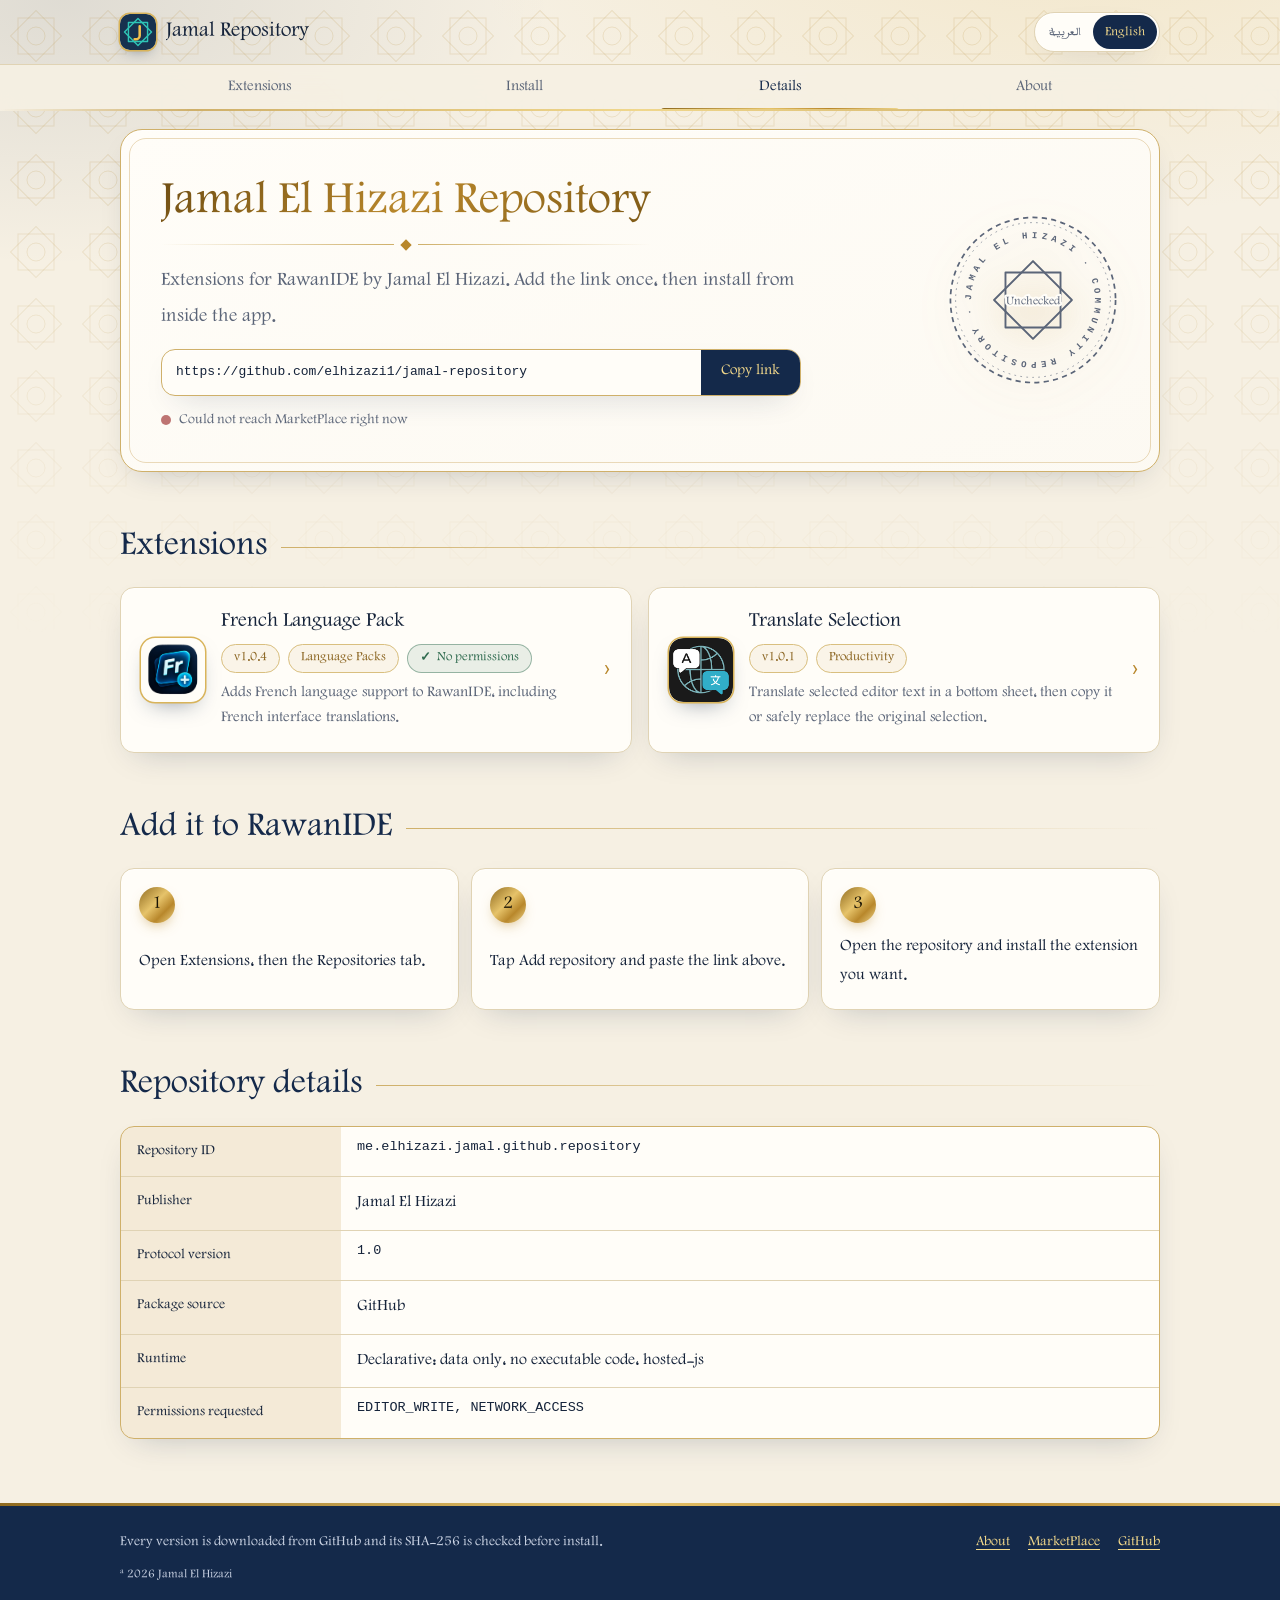
<file: index.html>
<!doctype html>
<html lang="ar" dir="rtl">
<head>
<meta charset="utf-8">
<meta name="viewport" content="width=device-width, initial-scale=1">
<title>مستودع جمال الحزازي</title>
<meta name="description" content="إضافات لـ RawanIDE من تطوير جمال الحزازي. Extensions for RawanIDE by Jamal El Hizazi.">
<meta name="color-scheme" content="light dark">
<link rel="icon" href="icon.svg" type="image/svg+xml">
<link rel="stylesheet" href="assets/site.css">
<script src="assets/site.js" defer></script>
<script src="assets/extras.js" defer></script>
</head>
<body data-page="repo" data-root="">
<header class="bar">
  <div class="wrap bar-in">
    <a class="brand" href="./"><img src="icon.svg" alt="" width="36" height="36"><span data-i18n="brand">مستودع جمال</span></a>
    <div class="langs" data-langs role="group" aria-label="Language"></div>
  </div>
</header>
<nav class="nav" aria-label="Main">
  <div class="wrap nav-in">
    <a href="#extensions" data-i18n="nav_ext" aria-current="true">الإضافات</a>
    <a href="#how" data-i18n="nav_how">التثبيت</a>
    <a href="#details" data-i18n="nav_details">التفاصيل</a>
    <a href="about/" data-i18n="nav_about">عن المطوّر</a>
  </div>
</nav>
<div class="wrap">
  <main>
    <div class="hero">
      <div class="hero-media" data-seal></div>
      <div class="hero-id">
        <h1 data-repo-name>مستودع جمال الحزازي</h1>
        <div class="orn" aria-hidden="true"><i></i></div>
      </div>
      <p class="lead" data-i18n="hero_lead">إضافات لـ RawanIDE من تطوير جمال الحزازي. أضف الرابط مرة واحدة ثم ثبّت الإضافات من داخل التطبيق.</p>
      <div class="hero-extra">
        <span class="visually-hidden" id="url-label" data-i18n="url_label">رابط المستودع</span>
        <div class="address">
          <div class="address-field" data-repo-url aria-labelledby="url-label" tabindex="0"></div>
          <button class="btn" type="button" data-copy-main>نسخ الرابط</button>
        </div>
        <p class="status" data-status data-state="checking" role="status">جارٍ التحقق من MarketPlace…</p>
      </div>
    </div>

    <section id="extensions" aria-labelledby="ext-h">
      <h2 id="ext-h" data-i18n="ext_title">الإضافات</h2>
      <div class="list" data-ext-list></div>
    </section>

    <section id="how" aria-labelledby="how-h">
      <h2 id="how-h" data-i18n="how_title">أضفه إلى RawanIDE</h2>
      <ol class="steps">
        <li><p data-i18n="step1">افتح الإضافات ثم تبويب المستودعات.</p></li>
        <li><p data-i18n="step2">اضغط «إضافة مستودع» والصق الرابط أعلاه.</p></li>
        <li><p data-i18n="step3">افتح المستودع وثبّت الإضافة التي تريدها.</p></li>
      </ol>
    </section>

    <section id="details" aria-labelledby="facts-h">
      <h2 id="facts-h" data-i18n="facts_title">تفاصيل المستودع</h2>
      <dl class="facts" data-facts></dl>
    </section>
  </main>
</div>

<footer>
  <div class="wrap foot">
    <span data-i18n="foot_note">كل إصدار يُنزَّل من GitHub ويُتحقَّق من SHA-256 قبل التثبيت.</span>
    <span class="links">
      <a href="about/" data-i18n="nav_about">عن المطوّر</a>
      <a href="https://rawanide.elhizazi.me/repositories" rel="noopener" data-i18n="foot_market">MarketPlace</a>
      <a href="https://github.com/elhizazi1" rel="noopener">GitHub</a>
    </span>
    <small>© 2026 Jamal El Hizazi</small>
  </div>
</footer>
<!--DATA--><script type="application/json" id="data">{"repository":{"protocol":"1.0","id":"me.elhizazi.jamal.github.repository","name":"Jamal El Hizazi Repository","publisher":"Jamal El Hizazi","description":"Extensions for RawanIDE by Jamal El Hizazi.","homepageUrl":"https://elhizazi1.github.io/jamal-repository/","repositoryUrl":"https://github.com/elhizazi1/jamal-repository","icon":"https://raw.githubusercontent.com/elhizazi1/jamal-repository/main/icon.svg","verification":"rwm-JESA_3A_atXAHX9HX52WhoH6","i18n":{"ar":{"name":"مستودع جمال الحزازي","description":"إضافات لـ RawanIDE من تطوير جمال الحزازي."},"en":{"name":"Jamal El Hizazi Repository","description":"Extensions for RawanIDE by Jamal El Hizazi."},"zh-CN":{"name":"Jamal El Hizazi 扩展仓库","description":"Jamal El Hizazi 为 RawanIDE 开发的扩展。"},"zh-TW":{"name":"Jamal El Hizazi 擴充功能倉庫","description":"Jamal El Hizazi 為 RawanIDE 開發的擴充功能。"}},"extensions":[{"id":"me.elhizazi.jamal.github.repository.language.french","name":"French Language Pack","version":"1.0.4","publisher":"Jamal El Hizazi","description":"French interface language pack for RawanIDE. Provides French UI strings.","category":"Language Packs","icon":"https://raw.githubusercontent.com/elhizazi1/jamal-repository/main/extensions/me.elhizazi.jamal.github.repository.language.french/1.0.4/french-language.webp","apiVersion":"1.0","runtime":"declarative","permissions":[],"sizeBytes":57716,"sha256":"c2f1b17bc71cb374579ac978a3cc09d40a4b104897d55e389b1a64e4bdd6bd60","downloadUrl":"https://raw.githubusercontent.com/elhizazi1/jamal-repository/main/extensions/me.elhizazi.jamal.github.repository.language.french/1.0.4/me.elhizazi.jamal.github.repository.language.french-1.0.4.r1","homepageUrl":"https://elhizazi1.github.io/jamal-repository/extensions/me.elhizazi.jamal.github.repository.language.french/1.0.4/","documentationUrl":"https://elhizazi1.github.io/jamal-repository/extensions/me.elhizazi.jamal.github.repository.language.french/1.0.4/","tags":["language-pack","french"],"changelog":"Updated key coverage to match Arabic language pack 1.0.13 (1,677 keys). 203 newly added entries require French translation review.","i18n":{"en":{"name":"French Language Pack","description":"Adds French language support to RawanIDE, including French interface translations."},"ar":{"name":"حزمة اللغة الفرنسية","description":"تضيف دعم اللغة الفرنسية إلى RawanIDE، وتشمل ترجمة كاملة لواجهة المستخدم."},"fr":{"name":"Pack de langue française","description":"Ajoute la prise en charge de la langue française à RawanIDE, y compris la traduction de l'interface."}},"license":"MIT"},{"id":"me.elhizazi.jamal.github.repository.language.french","name":"French Language Pack","version":"1.0.3","publisher":"Jamal El Hizazi","description":"French interface language pack for RawanIDE. Provides French UI strings.","category":"Language Packs","icon":"https://raw.githubusercontent.com/elhizazi1/jamal-repository/main/extensions/me.elhizazi.jamal.github.repository.language.french/1.0.3/french-language.webp","apiVersion":"1.0","runtime":"declarative","permissions":[],"sizeBytes":51118,"sha256":"8d96ebf48cab43729857f6c1481a118d358652b920c33dad74ba4975d328eeda","downloadUrl":"https://raw.githubusercontent.com/elhizazi1/jamal-repository/main/extensions/me.elhizazi.jamal.github.repository.language.french/1.0.3/me.elhizazi.jamal.github.repository.language.french-1.0.3.r1","homepageUrl":"https://elhizazi1.github.io/jamal-repository/extensions/me.elhizazi.jamal.github.repository.language.french/1.0.3/","documentationUrl":"https://elhizazi1.github.io/jamal-repository/extensions/me.elhizazi.jamal.github.repository.language.french/1.0.3/","tags":["language-pack","french"],"changelog":"Updated French translations to match Arabic 1.0.12: 122 new UI keys, 1474 total.","i18n":{"en":{"name":"French Language Pack","description":"Adds French language support to RawanIDE, including French interface translations."},"ar":{"name":"حزمة اللغة الفرنسية","description":"تضيف دعم اللغة الفرنسية إلى RawanIDE، وتشمل ترجمة كاملة لواجهة المستخدم."},"fr":{"name":"Pack de langue française","description":"Ajoute la prise en charge de la langue française à RawanIDE, y compris la traduction de l'interface."}},"license":"MIT"},{"id":"me.elhizazi.jamal.github.repository.language.french","name":"French Language Pack","version":"1.0.2","publisher":"Jamal El Hizazi","description":"French interface language pack for RawanIDE. Provides French UI strings.","category":"Language Packs","icon":"https://raw.githubusercontent.com/elhizazi1/jamal-repository/main/extensions/me.elhizazi.jamal.github.repository.language.french/1.0.2/french-language.webp","apiVersion":"1.0","runtime":"declarative","permissions":[],"sizeBytes":48935,"sha256":"73bc6528d62cb097e84de89d684f1f9da6f179631f1df521fc6b3f68f8a2ac87","downloadUrl":"https://raw.githubusercontent.com/elhizazi1/jamal-repository/main/extensions/me.elhizazi.jamal.github.repository.language.french/1.0.2/me.elhizazi.jamal.github.repository.language.french-1.0.2.r1","homepageUrl":"https://elhizazi1.github.io/jamal-repository/extensions/me.elhizazi.jamal.github.repository.language.french/1.0.2/","documentationUrl":"https://elhizazi1.github.io/jamal-repository/extensions/me.elhizazi.jamal.github.repository.language.french/1.0.2/","tags":["language-pack","french"],"changelog":"Initial release of the French language pack.","i18n":{"en":{"name":"French Language Pack","description":"Adds French language support to RawanIDE, including French interface translations."},"ar":{"name":"حزمة اللغة الفرنسية","description":"تضيف دعم اللغة الفرنسية إلى RawanIDE، وتشمل ترجمة كاملة لواجهة المستخدم."},"fr":{"name":"Pack de langue française","description":"Ajoute la prise en charge de la langue française à RawanIDE, y compris la traduction de l'interface."}},"license":"MIT"},{"id":"me.elhizazi.jamal.github.repository.language.french","name":"French Language Pack","version":"1.0.1","publisher":"Jamal El Hizazi","description":"French interface language pack for RawanIDE. Provides French UI strings.","category":"Language Packs","icon":"https://raw.githubusercontent.com/elhizazi1/jamal-repository/main/extensions/me.elhizazi.jamal.github.repository.language.french/1.0.1/french-language.webp","apiVersion":"1.0","runtime":"declarative","permissions":[],"sizeBytes":48856,"sha256":"a94781276d6f744c2116f247a615334e010484c51ec75ef424cbf396a56e475f","downloadUrl":"https://raw.githubusercontent.com/elhizazi1/jamal-repository/main/extensions/me.elhizazi.jamal.github.repository.language.french/1.0.1/me.elhizazi.jamal.github.repository.language.french-1.0.1.r1","homepageUrl":"https://elhizazi1.github.io/jamal-repository/extensions/me.elhizazi.jamal.github.repository.language.french/1.0.1/","documentationUrl":"https://elhizazi1.github.io/jamal-repository/extensions/me.elhizazi.jamal.github.repository.language.french/1.0.1/","tags":["language-pack","french"],"changelog":"Initial release of the French language pack.","i18n":{"en":{"name":"French Language Pack","description":"Adds French language support to RawanIDE, including French interface translations."},"ar":{"name":"حزمة اللغة الفرنسية","description":"تضيف دعم اللغة الفرنسية إلى RawanIDE، وتشمل ترجمة كاملة لواجهة المستخدم."},"fr":{"name":"Pack de langue française","description":"Ajoute la prise en charge de la langue française à RawanIDE, y compris la traduction de l'interface."}},"license":"MIT"},{"id":"me.elhizazi.jamal.github.repository.language.french","name":"French Language Pack","version":"1.0.0","publisher":"Jamal El Hizazi","description":"French interface language pack for RawanIDE. Provides French UI strings.","category":"Language Packs","icon":"https://raw.githubusercontent.com/elhizazi1/jamal-repository/main/extensions/me.elhizazi.jamal.github.repository.language.french/1.0.0/french-language.webp","apiVersion":"1.0","runtime":"declarative","permissions":[],"sizeBytes":48666,"sha256":"2f513e5b9b23acaeafe5639cd33b73069ed3e005d0228362bf16907a8c696561","downloadUrl":"https://raw.githubusercontent.com/elhizazi1/jamal-repository/main/extensions/me.elhizazi.jamal.github.repository.language.french/1.0.0/me.elhizazi.jamal.github.repository.language.french-1.0.0.r1","homepageUrl":"https://elhizazi1.github.io/jamal-repository/extensions/me.elhizazi.jamal.github.repository.language.french/1.0.0/","documentationUrl":"https://elhizazi1.github.io/jamal-repository/extensions/me.elhizazi.jamal.github.repository.language.french/1.0.0/","tags":["language-pack","french"],"changelog":"Initial release of the French language pack.","i18n":{"en":{"name":"French Language Pack","description":"Adds French language support to RawanIDE, including French interface translations."},"ar":{"name":"حزمة اللغة الفرنسية","description":"تضيف دعم اللغة الفرنسية إلى RawanIDE، وتشمل ترجمة كاملة لواجهة المستخدم."},"fr":{"name":"Pack de langue française","description":"Ajoute la prise en charge de la langue française à RawanIDE, y compris la traduction de l'interface."}},"license":"MIT"},{"id":"me.elhizazi.jamal.github.repository.translate-selection","name":"Translate Selection","version":"1.0.1","publisher":"Jamal El Hizazi","description":"Translate selected editor text in a bottom sheet, then copy or safely replace the original selection.","category":"Productivity","icon":"https://raw.githubusercontent.com/elhizazi1/jamal-repository/main/extensions/me.elhizazi.jamal.github.repository.translate-selection/1.0.1/icon.webp","apiVersion":"1.0","runtime":"hosted-js","permissions":["EDITOR_WRITE","NETWORK_ACCESS"],"sizeBytes":21029,"sha256":"d09fae5e1cabf9f48bd1f3fe53cbccac8c3272e2dbcc5d6680dec8b7172f0d9c","downloadUrl":"https://raw.githubusercontent.com/elhizazi1/jamal-repository/main/extensions/me.elhizazi.jamal.github.repository.translate-selection/1.0.1/me.elhizazi.jamal.github.repository.translate-selection-1.0.1.r1","homepageUrl":"https://elhizazi1.github.io/jamal-repository/extensions/me.elhizazi.jamal.github.repository.translate-selection/1.0.1/","documentationUrl":"https://elhizazi1.github.io/jamal-repository/extensions/me.elhizazi.jamal.github.repository.translate-selection/1.0.1/","tags":["translate","translation","editor"],"changelog":"The selection toolbar icon is drawn larger and the command no longer appears in the commands list: use the toolbar icon.","i18n":{"en":{"name":"Translate Selection","description":"Translate selected editor text in a bottom sheet, then copy it or safely replace the original selection."},"ar":{"name":"ترجمة النص المحدد","description":"ترجم النص المحدد في المحرر داخل نافذة سفلية، ثم انسخه أو استبدل النص الأصلي."}},"license":"MIT","screenshots":[{"url":"https://raw.githubusercontent.com/elhizazi1/jamal-repository/main/extensions/me.elhizazi.jamal.github.repository.translate-selection/screenshots/01.PNG","caption":{"en":"Select the text you want to translate","ar":"حدّد النص الذي تريد ترجمته"}},{"url":"https://raw.githubusercontent.com/elhizazi1/jamal-repository/main/extensions/me.elhizazi.jamal.github.repository.translate-selection/screenshots/02.PNG","caption":{"en":"Tap the translate icon in the selection bar","ar":"اضغط أيقونة الترجمة في شريط التحديد"}},{"url":"https://raw.githubusercontent.com/elhizazi1/jamal-repository/main/extensions/me.elhizazi.jamal.github.repository.translate-selection/screenshots/03.PNG","caption":{"en":"Choose the target language and translate","ar":"اختر لغة الهدف ثم ترجم"}},{"url":"https://raw.githubusercontent.com/elhizazi1/jamal-repository/main/extensions/me.elhizazi.jamal.github.repository.translate-selection/screenshots/04.PNG","caption":{"en":"Copy the result or replace the selection","ar":"انسخ النتيجة أو استبدل التحديد"}},{"url":"https://raw.githubusercontent.com/elhizazi1/jamal-repository/main/extensions/me.elhizazi.jamal.github.repository.translate-selection/screenshots/05.PNG","caption":{"en":"The original selection replaced by the translation","ar":"التحديد الأصلي بعد استبداله بالترجمة"}}]},{"id":"me.elhizazi.jamal.github.repository.translate-selection","name":"Translate Selection","version":"1.0.0","publisher":"Jamal El Hizazi","description":"Translate selected editor text in a bottom sheet, then copy or safely replace the original selection.","category":"Productivity","icon":"https://raw.githubusercontent.com/elhizazi1/jamal-repository/main/extensions/me.elhizazi.jamal.github.repository.translate-selection/1.0.0/icon.webp","apiVersion":"1.0","runtime":"hosted-js","permissions":["EDITOR_WRITE","NETWORK_ACCESS"],"sizeBytes":21027,"sha256":"47d94b6e09e8cb1642aaa0609cafebfe9a111b99640bc855532237ee01b56c1c","downloadUrl":"https://raw.githubusercontent.com/elhizazi1/jamal-repository/main/extensions/me.elhizazi.jamal.github.repository.translate-selection/1.0.0/me.elhizazi.jamal.github.repository.translate-selection-1.0.0.r1","homepageUrl":"https://elhizazi1.github.io/jamal-repository/extensions/me.elhizazi.jamal.github.repository.translate-selection/1.0.0/","documentationUrl":"https://elhizazi1.github.io/jamal-repository/extensions/me.elhizazi.jamal.github.repository.translate-selection/1.0.0/","tags":["translate","translation","editor"],"changelog":"Initial release: translate the selected text in a bottom sheet, then copy it or safely replace the original selection.","i18n":{"en":{"name":"Translate Selection","description":"Translate selected editor text in a bottom sheet, then copy it or safely replace the original selection."},"ar":{"name":"ترجمة النص المحدد","description":"ترجم النص المحدد في المحرر داخل نافذة سفلية، ثم انسخه أو استبدل النص الأصلي."}},"license":"MIT"}]}}</script><!--/DATA-->
</body>
</html>
</file>
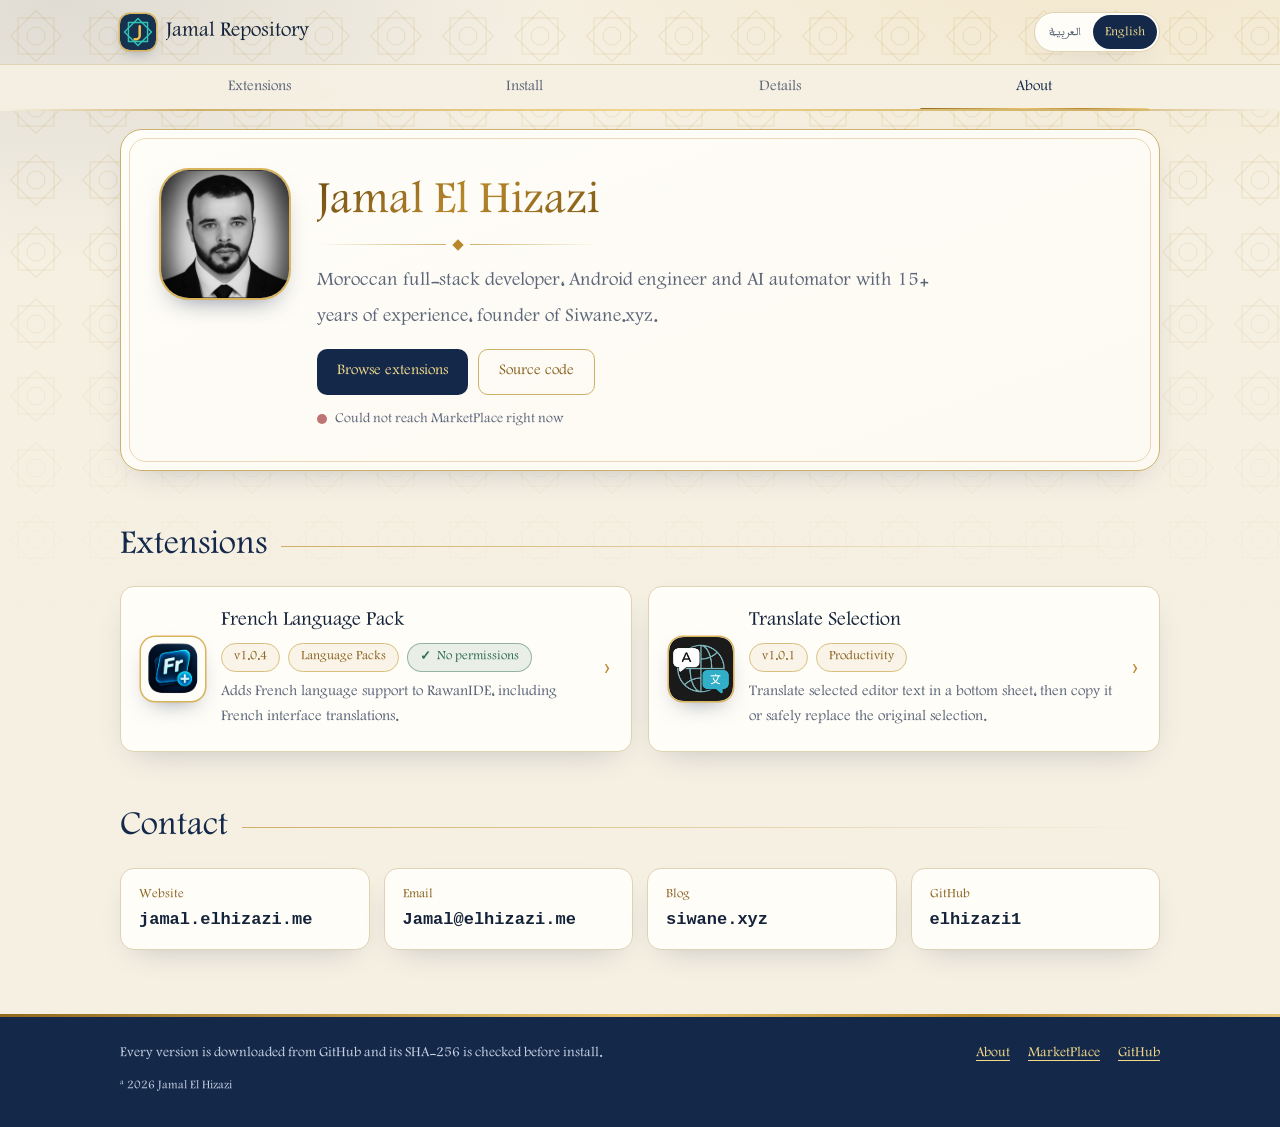
<file: about/index.html>
<!doctype html>
<html lang="ar" dir="rtl">
<head>
<meta charset="utf-8">
<meta name="viewport" content="width=device-width, initial-scale=1">
<title>جمال الحزازي · Jamal El Hizazi</title>
<meta name="description" content="Jamal El Hizazi — full-stack developer, Android engineer, AI automator. جمال الحزازي مطوّر ويب وأندرويد.">
<meta name="color-scheme" content="light dark">
<link rel="icon" href="../icon.svg" type="image/svg+xml">
<link rel="stylesheet" href="../assets/site.css">
<script src="../assets/site.js" defer></script>
<script src="../assets/extras.js" defer></script>
</head>
<body data-page="about" data-root="../">
<header class="bar">
  <div class="wrap bar-in">
    <a class="brand" href="../"><img src="../icon.svg" alt="" width="36" height="36"><span data-i18n="brand">مستودع جمال</span></a>
    <div class="langs" data-langs role="group" aria-label="Language"></div>
  </div>
</header>
<nav class="nav" aria-label="Main">
  <div class="wrap nav-in">
    <a href="../#extensions" data-i18n="nav_ext">الإضافات</a>
    <a href="../#how" data-i18n="nav_how">التثبيت</a>
    <a href="../#details" data-i18n="nav_details">التفاصيل</a>
    <a href="../about/" data-i18n="nav_about" aria-current="page">عن المطوّر</a>
  </div>
</nav>
<div class="wrap">
  <main>
    <div class="hero">
      <div class="hero-media"><img src="jamal.jpg" alt="" width="128" height="128"></div>
      <div class="hero-id">
        <h1 data-i18n="about_name">جمال الحزازي</h1>
        <div class="orn" aria-hidden="true"><i></i></div>
      </div>
      <p class="lead" data-i18n="about_bio">مطوّر ويب ومهندس أندرويد وصانع أتمتة بالذكاء الاصطناعي من المغرب، بخبرة تتجاوز خمسة عشر عامًا، ومؤسس مدوّنة صِوان.</p>
      <div class="hero-extra">
        <div class="actions">
          <a class="btn" href="../#extensions" data-i18n="browse">تصفّح الإضافات</a>
          <a class="btn ghost" href="https://github.com/elhizazi1/jamal-repository" rel="noopener" data-i18n="foot_source">الكود المصدري</a>
        </div>
        <p class="status" data-status data-state="checking" role="status">جارٍ التحقق من MarketPlace…</p>
      </div>
    </div>

    <section id="extensions" aria-labelledby="ext-h">
      <h2 id="ext-h" data-i18n="ext_title">الإضافات</h2>
      <div class="list" data-ext-list></div>
    </section>

    <section id="contact" aria-labelledby="c-h">
      <h2 id="c-h" data-i18n="c_title">تواصل</h2>
      <div class="cards">
        <a class="card" href="https://jamal.elhizazi.me" rel="noopener"><small data-i18n="c_site">الموقع الشخصي</small><b>jamal.elhizazi.me</b></a>
        <a class="card" href="mailto:Jamal@elhizazi.me"><small data-i18n="c_mail">البريد</small><b>Jamal@elhizazi.me</b></a>
        <a class="card" href="https://siwane.xyz" rel="noopener"><small data-i18n="c_blog">المدوّنة</small><b>siwane.xyz</b></a>
        <a class="card" href="https://github.com/elhizazi1/jamal-repository" rel="noopener"><small>GitHub</small><b>elhizazi1</b></a>
      </div>
    </section>
  </main>
</div>

<footer>
  <div class="wrap foot">
    <span data-i18n="foot_note">كل إصدار يُنزَّل من GitHub ويُتحقَّق من SHA-256 قبل التثبيت.</span>
    <span class="links">
      <a href="../about/" data-i18n="nav_about">عن المطوّر</a>
      <a href="https://rawanide.elhizazi.me/repositories" rel="noopener" data-i18n="foot_market">MarketPlace</a>
      <a href="https://github.com/elhizazi1" rel="noopener">GitHub</a>
    </span>
    <small>© 2026 Jamal El Hizazi</small>
  </div>
</footer>
<!--DATA--><script type="application/json" id="data">{"repository":{"protocol":"1.0","id":"me.elhizazi.jamal.github.repository","name":"Jamal El Hizazi Repository","publisher":"Jamal El Hizazi","description":"Extensions for RawanIDE by Jamal El Hizazi.","homepageUrl":"https://elhizazi1.github.io/jamal-repository/","repositoryUrl":"https://github.com/elhizazi1/jamal-repository","icon":"https://raw.githubusercontent.com/elhizazi1/jamal-repository/main/icon.svg","verification":"rwm-JESA_3A_atXAHX9HX52WhoH6","i18n":{"ar":{"name":"مستودع جمال الحزازي","description":"إضافات لـ RawanIDE من تطوير جمال الحزازي."},"en":{"name":"Jamal El Hizazi Repository","description":"Extensions for RawanIDE by Jamal El Hizazi."},"zh-CN":{"name":"Jamal El Hizazi 扩展仓库","description":"Jamal El Hizazi 为 RawanIDE 开发的扩展。"},"zh-TW":{"name":"Jamal El Hizazi 擴充功能倉庫","description":"Jamal El Hizazi 為 RawanIDE 開發的擴充功能。"}},"extensions":[{"id":"me.elhizazi.jamal.github.repository.language.french","name":"French Language Pack","version":"1.0.4","publisher":"Jamal El Hizazi","description":"French interface language pack for RawanIDE. Provides French UI strings.","category":"Language Packs","icon":"https://raw.githubusercontent.com/elhizazi1/jamal-repository/main/extensions/me.elhizazi.jamal.github.repository.language.french/1.0.4/french-language.webp","apiVersion":"1.0","runtime":"declarative","permissions":[],"sizeBytes":57716,"sha256":"c2f1b17bc71cb374579ac978a3cc09d40a4b104897d55e389b1a64e4bdd6bd60","downloadUrl":"https://raw.githubusercontent.com/elhizazi1/jamal-repository/main/extensions/me.elhizazi.jamal.github.repository.language.french/1.0.4/me.elhizazi.jamal.github.repository.language.french-1.0.4.r1","homepageUrl":"https://elhizazi1.github.io/jamal-repository/extensions/me.elhizazi.jamal.github.repository.language.french/1.0.4/","documentationUrl":"https://elhizazi1.github.io/jamal-repository/extensions/me.elhizazi.jamal.github.repository.language.french/1.0.4/","tags":["language-pack","french"],"changelog":"Updated key coverage to match Arabic language pack 1.0.13 (1,677 keys). 203 newly added entries require French translation review.","i18n":{"en":{"name":"French Language Pack","description":"Adds French language support to RawanIDE, including French interface translations."},"ar":{"name":"حزمة اللغة الفرنسية","description":"تضيف دعم اللغة الفرنسية إلى RawanIDE، وتشمل ترجمة كاملة لواجهة المستخدم."},"fr":{"name":"Pack de langue française","description":"Ajoute la prise en charge de la langue française à RawanIDE, y compris la traduction de l'interface."}},"license":"MIT"},{"id":"me.elhizazi.jamal.github.repository.language.french","name":"French Language Pack","version":"1.0.3","publisher":"Jamal El Hizazi","description":"French interface language pack for RawanIDE. Provides French UI strings.","category":"Language Packs","icon":"https://raw.githubusercontent.com/elhizazi1/jamal-repository/main/extensions/me.elhizazi.jamal.github.repository.language.french/1.0.3/french-language.webp","apiVersion":"1.0","runtime":"declarative","permissions":[],"sizeBytes":51118,"sha256":"8d96ebf48cab43729857f6c1481a118d358652b920c33dad74ba4975d328eeda","downloadUrl":"https://raw.githubusercontent.com/elhizazi1/jamal-repository/main/extensions/me.elhizazi.jamal.github.repository.language.french/1.0.3/me.elhizazi.jamal.github.repository.language.french-1.0.3.r1","homepageUrl":"https://elhizazi1.github.io/jamal-repository/extensions/me.elhizazi.jamal.github.repository.language.french/1.0.3/","documentationUrl":"https://elhizazi1.github.io/jamal-repository/extensions/me.elhizazi.jamal.github.repository.language.french/1.0.3/","tags":["language-pack","french"],"changelog":"Updated French translations to match Arabic 1.0.12: 122 new UI keys, 1474 total.","i18n":{"en":{"name":"French Language Pack","description":"Adds French language support to RawanIDE, including French interface translations."},"ar":{"name":"حزمة اللغة الفرنسية","description":"تضيف دعم اللغة الفرنسية إلى RawanIDE، وتشمل ترجمة كاملة لواجهة المستخدم."},"fr":{"name":"Pack de langue française","description":"Ajoute la prise en charge de la langue française à RawanIDE, y compris la traduction de l'interface."}},"license":"MIT"},{"id":"me.elhizazi.jamal.github.repository.language.french","name":"French Language Pack","version":"1.0.2","publisher":"Jamal El Hizazi","description":"French interface language pack for RawanIDE. Provides French UI strings.","category":"Language Packs","icon":"https://raw.githubusercontent.com/elhizazi1/jamal-repository/main/extensions/me.elhizazi.jamal.github.repository.language.french/1.0.2/french-language.webp","apiVersion":"1.0","runtime":"declarative","permissions":[],"sizeBytes":48935,"sha256":"73bc6528d62cb097e84de89d684f1f9da6f179631f1df521fc6b3f68f8a2ac87","downloadUrl":"https://raw.githubusercontent.com/elhizazi1/jamal-repository/main/extensions/me.elhizazi.jamal.github.repository.language.french/1.0.2/me.elhizazi.jamal.github.repository.language.french-1.0.2.r1","homepageUrl":"https://elhizazi1.github.io/jamal-repository/extensions/me.elhizazi.jamal.github.repository.language.french/1.0.2/","documentationUrl":"https://elhizazi1.github.io/jamal-repository/extensions/me.elhizazi.jamal.github.repository.language.french/1.0.2/","tags":["language-pack","french"],"changelog":"Initial release of the French language pack.","i18n":{"en":{"name":"French Language Pack","description":"Adds French language support to RawanIDE, including French interface translations."},"ar":{"name":"حزمة اللغة الفرنسية","description":"تضيف دعم اللغة الفرنسية إلى RawanIDE، وتشمل ترجمة كاملة لواجهة المستخدم."},"fr":{"name":"Pack de langue française","description":"Ajoute la prise en charge de la langue française à RawanIDE, y compris la traduction de l'interface."}},"license":"MIT"},{"id":"me.elhizazi.jamal.github.repository.language.french","name":"French Language Pack","version":"1.0.1","publisher":"Jamal El Hizazi","description":"French interface language pack for RawanIDE. Provides French UI strings.","category":"Language Packs","icon":"https://raw.githubusercontent.com/elhizazi1/jamal-repository/main/extensions/me.elhizazi.jamal.github.repository.language.french/1.0.1/french-language.webp","apiVersion":"1.0","runtime":"declarative","permissions":[],"sizeBytes":48856,"sha256":"a94781276d6f744c2116f247a615334e010484c51ec75ef424cbf396a56e475f","downloadUrl":"https://raw.githubusercontent.com/elhizazi1/jamal-repository/main/extensions/me.elhizazi.jamal.github.repository.language.french/1.0.1/me.elhizazi.jamal.github.repository.language.french-1.0.1.r1","homepageUrl":"https://elhizazi1.github.io/jamal-repository/extensions/me.elhizazi.jamal.github.repository.language.french/1.0.1/","documentationUrl":"https://elhizazi1.github.io/jamal-repository/extensions/me.elhizazi.jamal.github.repository.language.french/1.0.1/","tags":["language-pack","french"],"changelog":"Initial release of the French language pack.","i18n":{"en":{"name":"French Language Pack","description":"Adds French language support to RawanIDE, including French interface translations."},"ar":{"name":"حزمة اللغة الفرنسية","description":"تضيف دعم اللغة الفرنسية إلى RawanIDE، وتشمل ترجمة كاملة لواجهة المستخدم."},"fr":{"name":"Pack de langue française","description":"Ajoute la prise en charge de la langue française à RawanIDE, y compris la traduction de l'interface."}},"license":"MIT"},{"id":"me.elhizazi.jamal.github.repository.language.french","name":"French Language Pack","version":"1.0.0","publisher":"Jamal El Hizazi","description":"French interface language pack for RawanIDE. Provides French UI strings.","category":"Language Packs","icon":"https://raw.githubusercontent.com/elhizazi1/jamal-repository/main/extensions/me.elhizazi.jamal.github.repository.language.french/1.0.0/french-language.webp","apiVersion":"1.0","runtime":"declarative","permissions":[],"sizeBytes":48666,"sha256":"2f513e5b9b23acaeafe5639cd33b73069ed3e005d0228362bf16907a8c696561","downloadUrl":"https://raw.githubusercontent.com/elhizazi1/jamal-repository/main/extensions/me.elhizazi.jamal.github.repository.language.french/1.0.0/me.elhizazi.jamal.github.repository.language.french-1.0.0.r1","homepageUrl":"https://elhizazi1.github.io/jamal-repository/extensions/me.elhizazi.jamal.github.repository.language.french/1.0.0/","documentationUrl":"https://elhizazi1.github.io/jamal-repository/extensions/me.elhizazi.jamal.github.repository.language.french/1.0.0/","tags":["language-pack","french"],"changelog":"Initial release of the French language pack.","i18n":{"en":{"name":"French Language Pack","description":"Adds French language support to RawanIDE, including French interface translations."},"ar":{"name":"حزمة اللغة الفرنسية","description":"تضيف دعم اللغة الفرنسية إلى RawanIDE، وتشمل ترجمة كاملة لواجهة المستخدم."},"fr":{"name":"Pack de langue française","description":"Ajoute la prise en charge de la langue française à RawanIDE, y compris la traduction de l'interface."}},"license":"MIT"},{"id":"me.elhizazi.jamal.github.repository.translate-selection","name":"Translate Selection","version":"1.0.1","publisher":"Jamal El Hizazi","description":"Translate selected editor text in a bottom sheet, then copy or safely replace the original selection.","category":"Productivity","icon":"https://raw.githubusercontent.com/elhizazi1/jamal-repository/main/extensions/me.elhizazi.jamal.github.repository.translate-selection/1.0.1/icon.webp","apiVersion":"1.0","runtime":"hosted-js","permissions":["EDITOR_WRITE","NETWORK_ACCESS"],"sizeBytes":21029,"sha256":"d09fae5e1cabf9f48bd1f3fe53cbccac8c3272e2dbcc5d6680dec8b7172f0d9c","downloadUrl":"https://raw.githubusercontent.com/elhizazi1/jamal-repository/main/extensions/me.elhizazi.jamal.github.repository.translate-selection/1.0.1/me.elhizazi.jamal.github.repository.translate-selection-1.0.1.r1","homepageUrl":"https://elhizazi1.github.io/jamal-repository/extensions/me.elhizazi.jamal.github.repository.translate-selection/1.0.1/","documentationUrl":"https://elhizazi1.github.io/jamal-repository/extensions/me.elhizazi.jamal.github.repository.translate-selection/1.0.1/","tags":["translate","translation","editor"],"changelog":"The selection toolbar icon is drawn larger and the command no longer appears in the commands list: use the toolbar icon.","i18n":{"en":{"name":"Translate Selection","description":"Translate selected editor text in a bottom sheet, then copy it or safely replace the original selection."},"ar":{"name":"ترجمة النص المحدد","description":"ترجم النص المحدد في المحرر داخل نافذة سفلية، ثم انسخه أو استبدل النص الأصلي."}},"license":"MIT","screenshots":[{"url":"https://raw.githubusercontent.com/elhizazi1/jamal-repository/main/extensions/me.elhizazi.jamal.github.repository.translate-selection/screenshots/01.PNG","caption":{"en":"Select the text you want to translate","ar":"حدّد النص الذي تريد ترجمته"}},{"url":"https://raw.githubusercontent.com/elhizazi1/jamal-repository/main/extensions/me.elhizazi.jamal.github.repository.translate-selection/screenshots/02.PNG","caption":{"en":"Tap the translate icon in the selection bar","ar":"اضغط أيقونة الترجمة في شريط التحديد"}},{"url":"https://raw.githubusercontent.com/elhizazi1/jamal-repository/main/extensions/me.elhizazi.jamal.github.repository.translate-selection/screenshots/03.PNG","caption":{"en":"Choose the target language and translate","ar":"اختر لغة الهدف ثم ترجم"}},{"url":"https://raw.githubusercontent.com/elhizazi1/jamal-repository/main/extensions/me.elhizazi.jamal.github.repository.translate-selection/screenshots/04.PNG","caption":{"en":"Copy the result or replace the selection","ar":"انسخ النتيجة أو استبدل التحديد"}},{"url":"https://raw.githubusercontent.com/elhizazi1/jamal-repository/main/extensions/me.elhizazi.jamal.github.repository.translate-selection/screenshots/05.PNG","caption":{"en":"The original selection replaced by the translation","ar":"التحديد الأصلي بعد استبداله بالترجمة"}}]},{"id":"me.elhizazi.jamal.github.repository.translate-selection","name":"Translate Selection","version":"1.0.0","publisher":"Jamal El Hizazi","description":"Translate selected editor text in a bottom sheet, then copy or safely replace the original selection.","category":"Productivity","icon":"https://raw.githubusercontent.com/elhizazi1/jamal-repository/main/extensions/me.elhizazi.jamal.github.repository.translate-selection/1.0.0/icon.webp","apiVersion":"1.0","runtime":"hosted-js","permissions":["EDITOR_WRITE","NETWORK_ACCESS"],"sizeBytes":21027,"sha256":"47d94b6e09e8cb1642aaa0609cafebfe9a111b99640bc855532237ee01b56c1c","downloadUrl":"https://raw.githubusercontent.com/elhizazi1/jamal-repository/main/extensions/me.elhizazi.jamal.github.repository.translate-selection/1.0.0/me.elhizazi.jamal.github.repository.translate-selection-1.0.0.r1","homepageUrl":"https://elhizazi1.github.io/jamal-repository/extensions/me.elhizazi.jamal.github.repository.translate-selection/1.0.0/","documentationUrl":"https://elhizazi1.github.io/jamal-repository/extensions/me.elhizazi.jamal.github.repository.translate-selection/1.0.0/","tags":["translate","translation","editor"],"changelog":"Initial release: translate the selected text in a bottom sheet, then copy it or safely replace the original selection.","i18n":{"en":{"name":"Translate Selection","description":"Translate selected editor text in a bottom sheet, then copy it or safely replace the original selection."},"ar":{"name":"ترجمة النص المحدد","description":"ترجم النص المحدد في المحرر داخل نافذة سفلية، ثم انسخه أو استبدل النص الأصلي."}},"license":"MIT"}]}}</script><!--/DATA-->
</body>
</html>
</file>
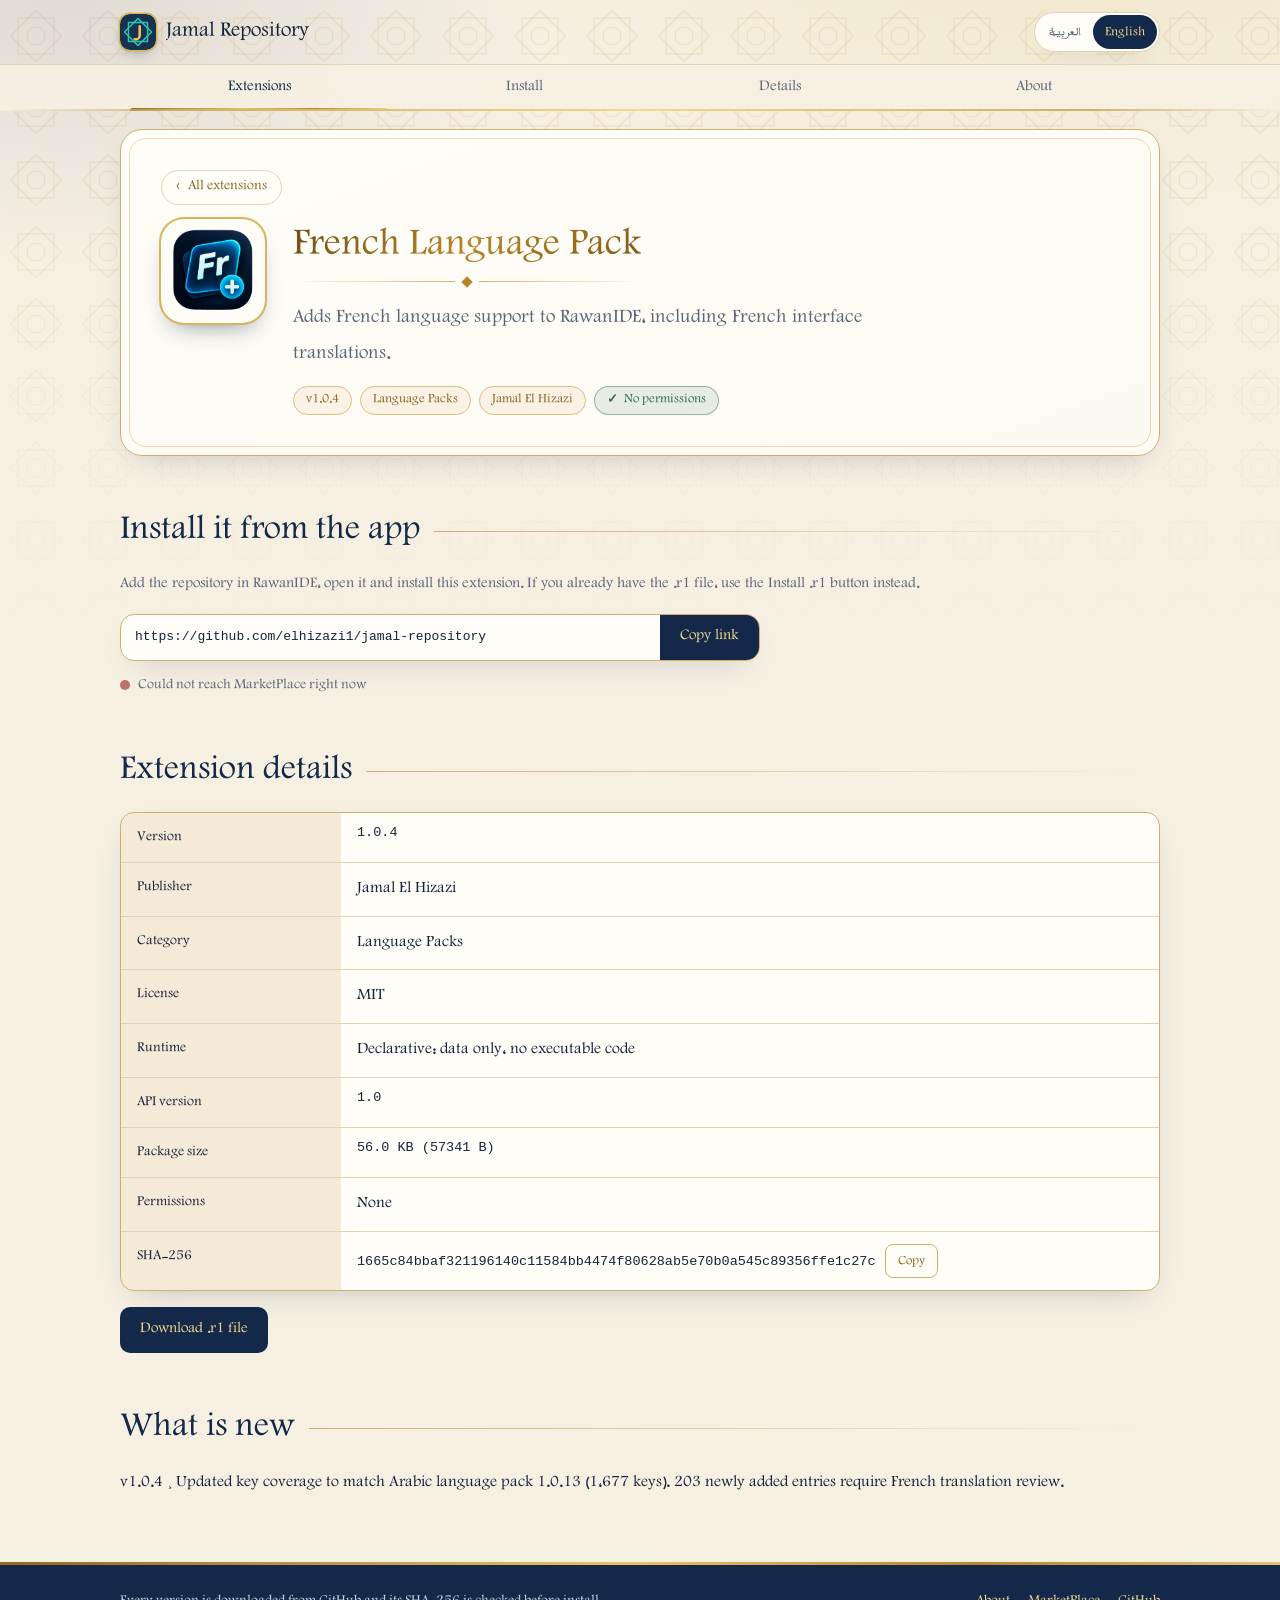
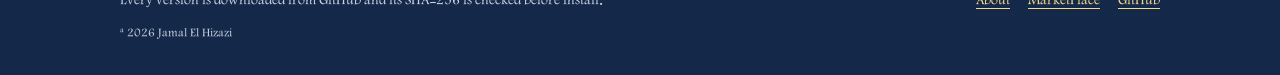
<file: extensions/me.elhizazi.jamal.github.repository.language.french/index.html>
<!doctype html><meta charset="utf-8"><meta name="robots" content="noindex"><meta http-equiv="refresh" content="0; url=1.0.4/"><title>French Language Pack</title><a href="1.0.4/">French Language Pack 1.0.4</a>
</file>
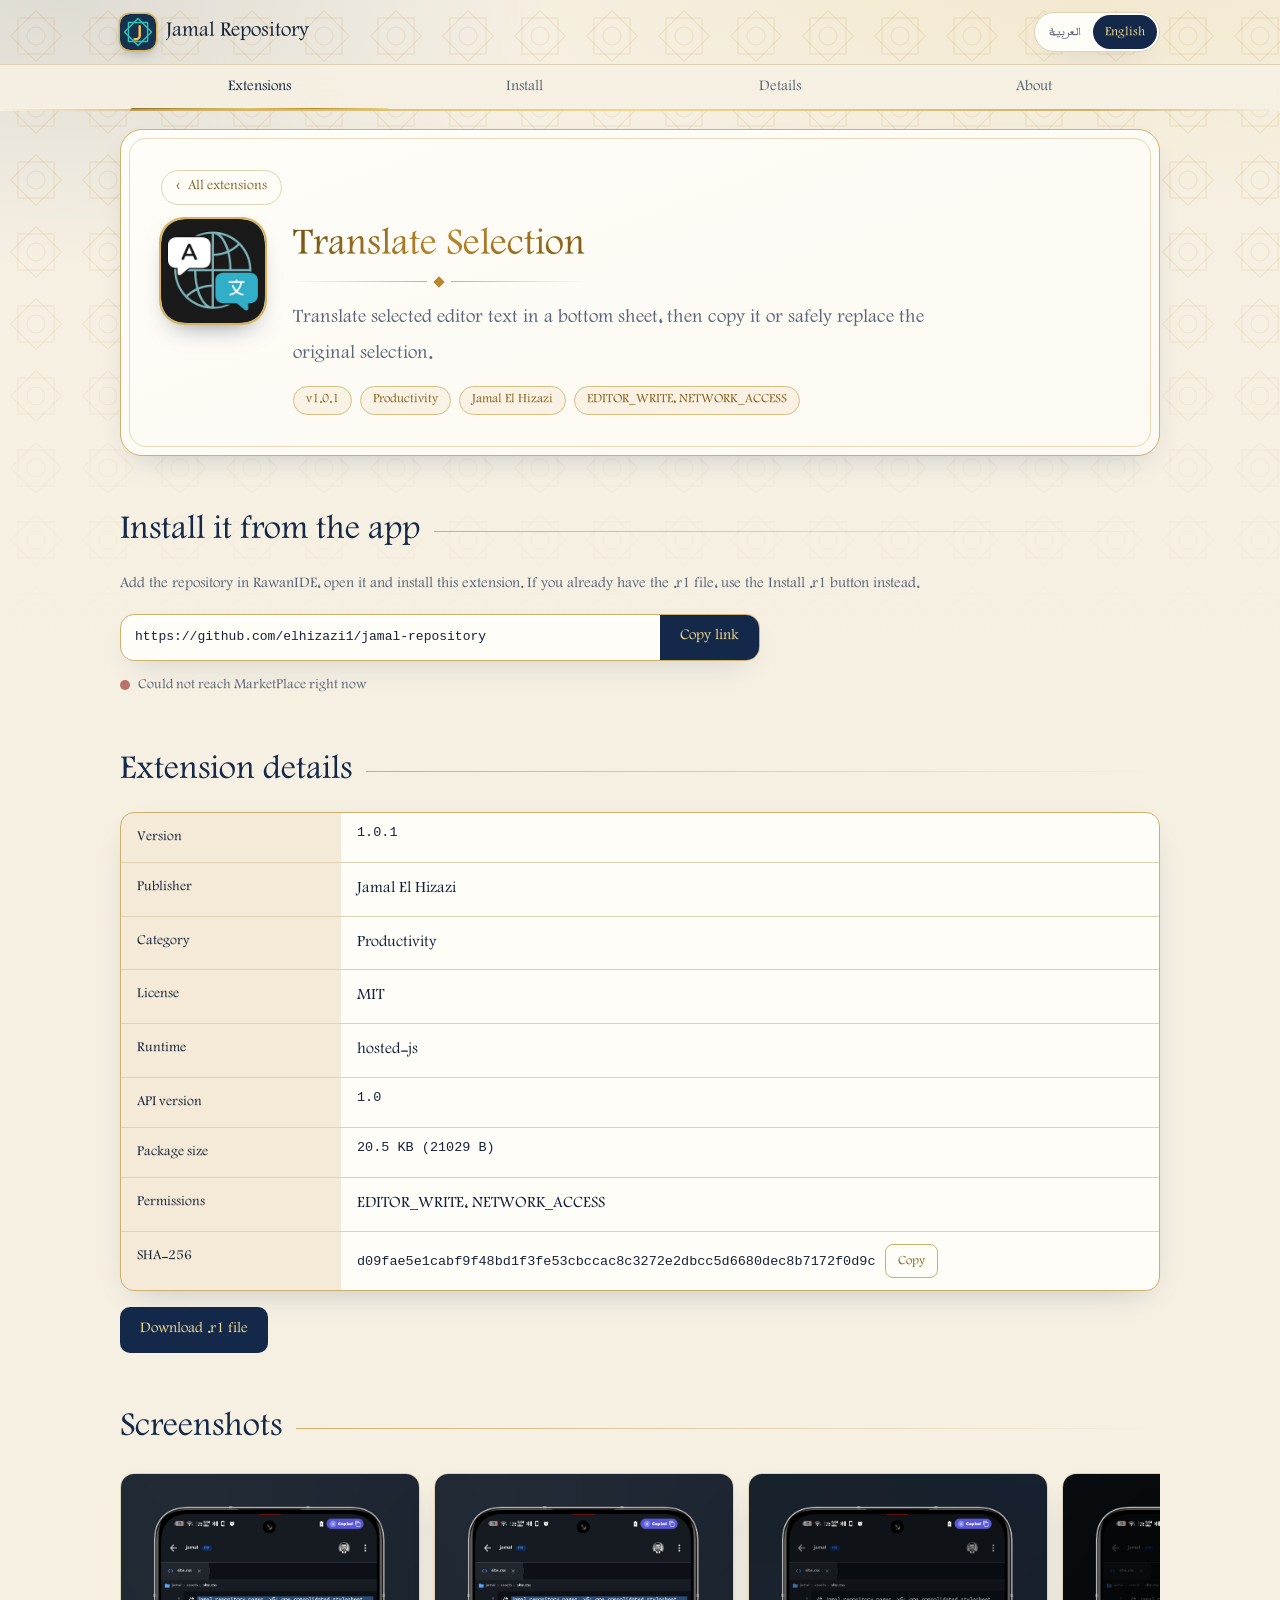
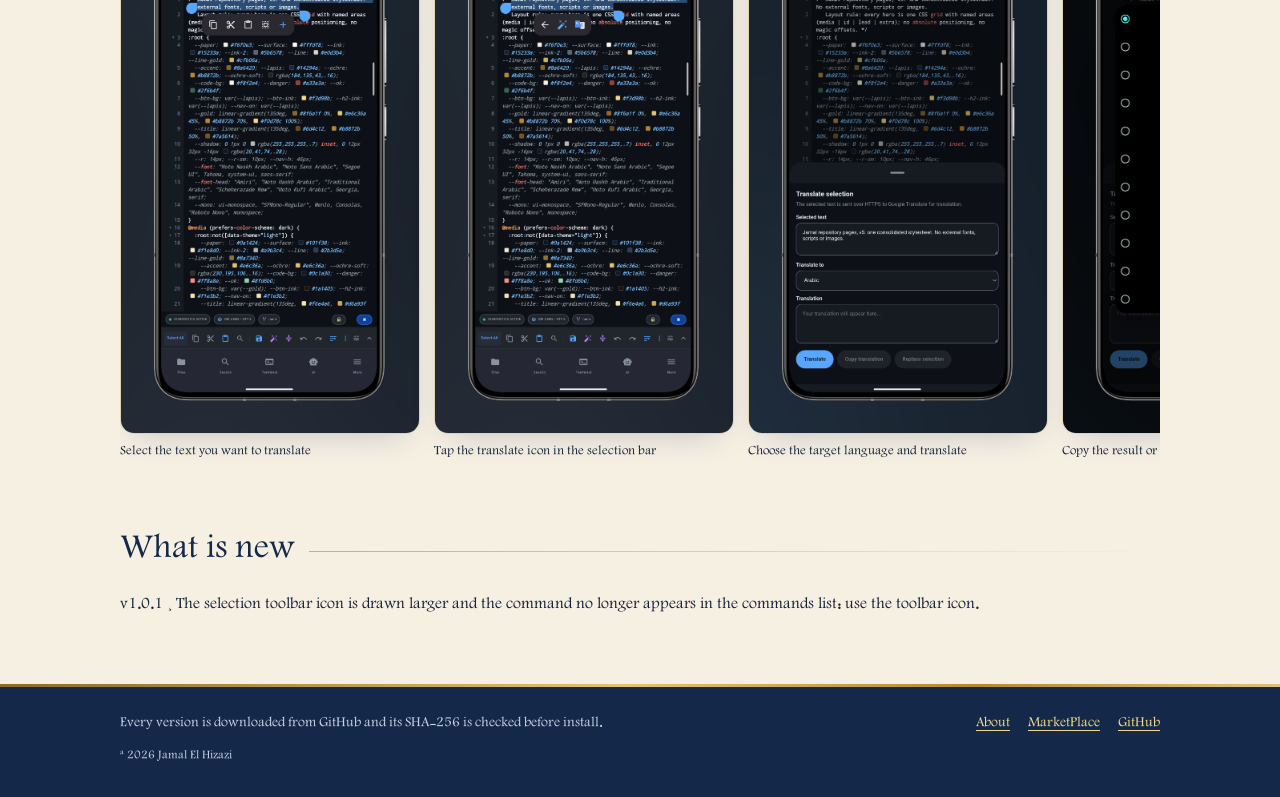
<file: extensions/me.elhizazi.jamal.github.repository.translate-selection/index.html>
<!doctype html><meta charset="utf-8"><meta name="robots" content="noindex"><meta http-equiv="refresh" content="0; url=1.0.1/"><title>Translate Selection</title><a href="1.0.1/">Translate Selection 1.0.1</a>
</file>
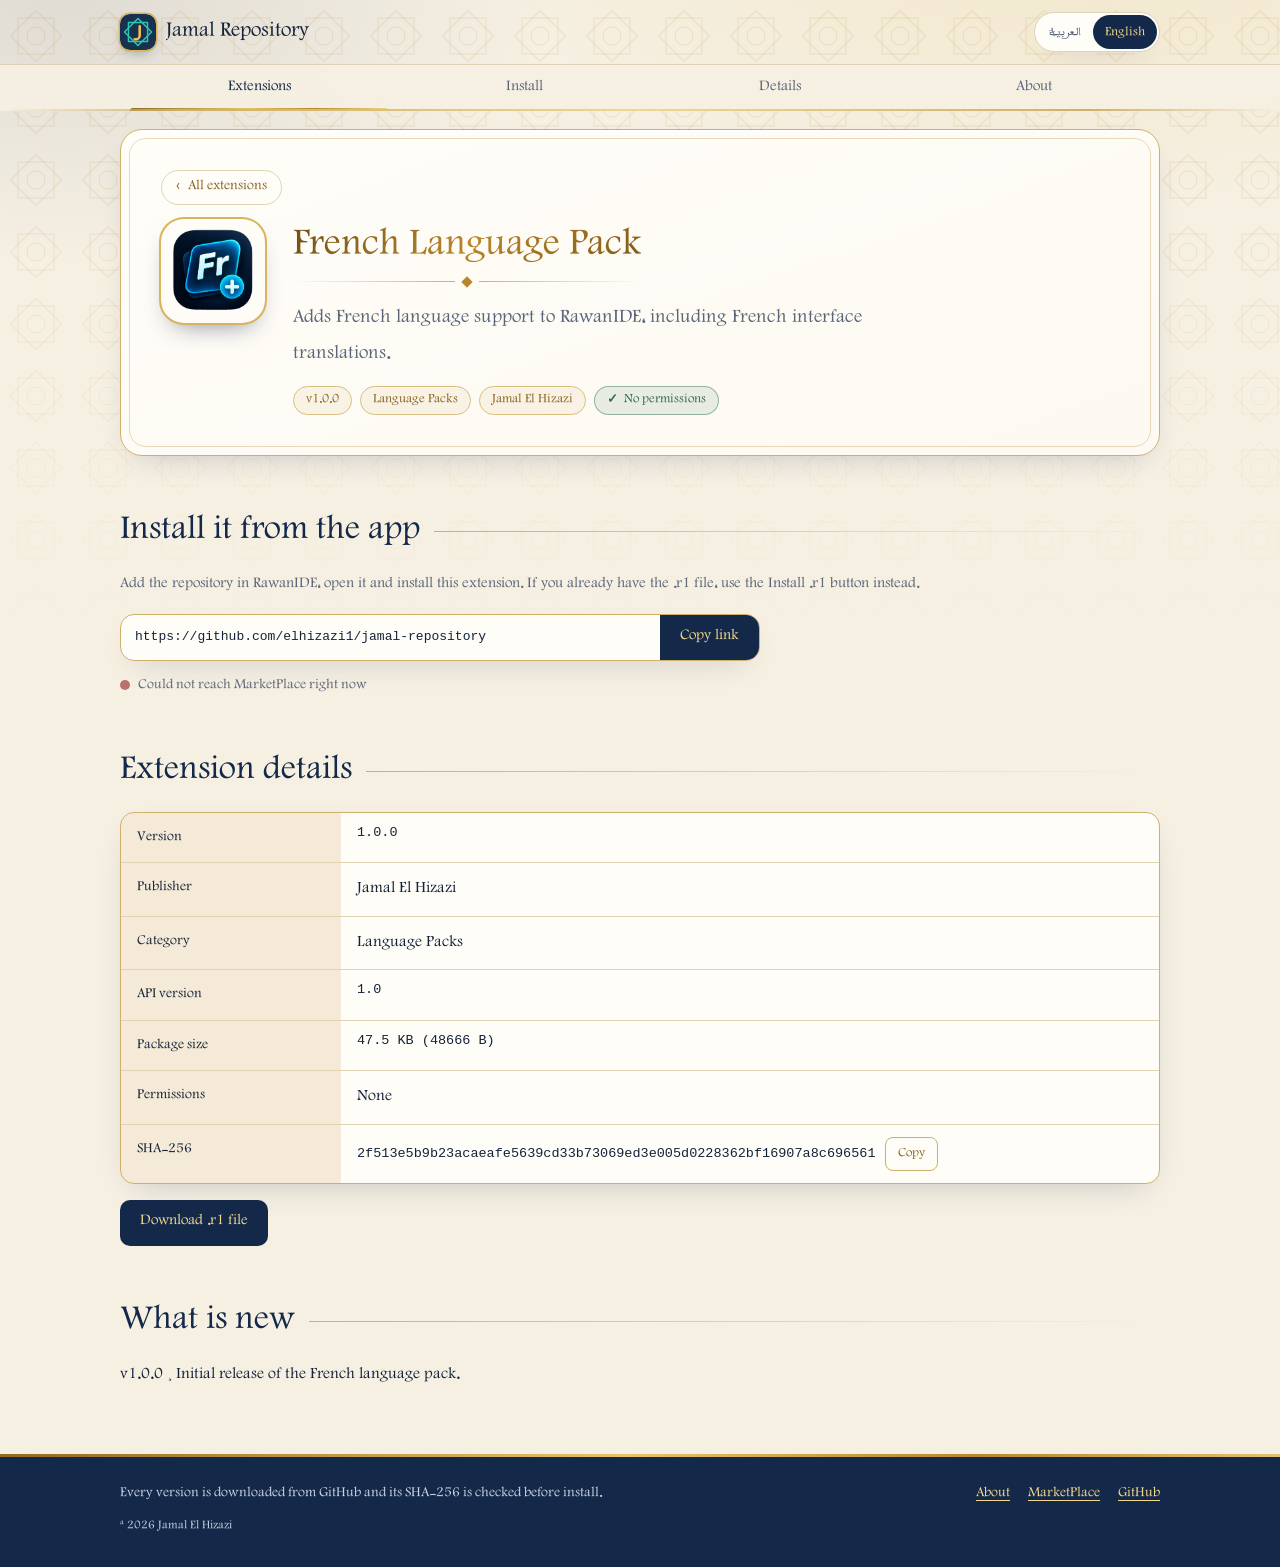
<file: extensions/me.elhizazi.jamal.github.repository.language.french/1.0.0/index.html>
<!doctype html>
<html lang="ar" dir="rtl">
<head>
<meta charset="utf-8">
<meta name="viewport" content="width=device-width, initial-scale=1">
<title>حزمة اللغة الفرنسية</title>
<meta name="description" content="Adds French language support to RawanIDE, including French interface translations.">
<meta name="color-scheme" content="light dark">
<link rel="icon" href="french-language.webp" type="image/webp">
<link rel="stylesheet" href="../../../assets/site.css">
<script src="../../../assets/site.js" defer></script>
<script src="../../../assets/extras.js" defer></script>
</head>
<body data-page="ext" data-root="../../../">
<header class="bar">
  <div class="wrap bar-in">
    <a class="brand" href="../../../"><img src="../../../icon.svg" alt="" width="36" height="36"><span data-i18n="brand">مستودع جمال</span></a>
    <div class="langs" data-langs role="group" aria-label="Language"></div>
  </div>
</header>
<nav class="nav" aria-label="Main">
  <div class="wrap nav-in">
    <a href="../../../#extensions" data-i18n="nav_ext" aria-current="true">الإضافات</a>
    <a href="../../../#how" data-i18n="nav_how">التثبيت</a>
    <a href="../../../#details" data-i18n="nav_details">التفاصيل</a>
    <a href="../../../about/" data-i18n="nav_about">عن المطوّر</a>
  </div>
</nav>
<div class="wrap">
  <main>
    <div class="hero">
      <a class="crumb" href="../../../#extensions"><span class="arrow" aria-hidden="true">&#8249;</span><span data-i18n="back">كل الإضافات</span></a>
      <div class="hero-media"><img src="french-language.webp" alt="" width="104" height="104"></div>
      <div class="hero-id">
        <h1 data-ext-name>حزمة اللغة الفرنسية</h1>
        <div class="orn" aria-hidden="true"><i></i></div>
      </div>
      <p class="lead" data-ext-desc></p>
      <div class="hero-extra"><div class="meta" data-ext-meta></div></div>
    </div>

    <section id="install" aria-labelledby="inst-h">
      <h2 id="inst-h" data-i18n="e_install_title">ثبّتها من التطبيق</h2>
      <p class="hint" data-i18n="e_install_lead"></p>
      <div class="address">
        <div class="address-field" data-repo-url tabindex="0"></div>
        <button class="btn" type="button" data-copy-main>نسخ الرابط</button>
      </div>
      <p class="status" data-status data-state="checking" role="status">…</p>
    </section>

    <section id="ext-details" aria-labelledby="det-h">
      <h2 id="det-h" data-i18n="e_details">تفاصيل الإضافة</h2>
      <dl class="facts" data-facts></dl>
      <p><a class="btn" data-download href="#">تنزيل ملف .r1</a></p>
    </section>

    <section id="changelog" aria-labelledby="log-h">
      <h2 id="log-h" data-i18n="e_changelog">ما الجديد</h2>
      <p>v1.0.0 &middot; <span data-changelog></span></p>
    </section>
  </main>
</div>

<footer>
  <div class="wrap foot">
    <span data-i18n="foot_note">كل إصدار يُنزَّل من GitHub ويُتحقَّق من SHA-256 قبل التثبيت.</span>
    <span class="links">
      <a href="../../../about/" data-i18n="nav_about">عن المطوّر</a>
      <a href="https://rawanide.elhizazi.me/repositories" rel="noopener" data-i18n="foot_market">MarketPlace</a>
      <a href="https://github.com/elhizazi1" rel="noopener">GitHub</a>
    </span>
    <small>© 2026 Jamal El Hizazi</small>
  </div>
</footer>
<!--DATA--><script type="application/json" id="data">{"repository":{"protocol":"1.0","id":"me.elhizazi.jamal.github.repository","name":"Jamal El Hizazi Repository","publisher":"Jamal El Hizazi","description":"Extensions for RawanIDE by Jamal El Hizazi.","homepageUrl":"https://elhizazi1.github.io/jamal-repository/","repositoryUrl":"https://github.com/elhizazi1/jamal-repository","icon":"https://raw.githubusercontent.com/elhizazi1/jamal-repository/main/icon.svg","verification":"rwm-JESA_3A_atXAHX9HX52WhoH6","i18n":{"ar":{"name":"مستودع جمال الحزازي","description":"إضافات لـ RawanIDE من تطوير جمال الحزازي."},"en":{"name":"Jamal El Hizazi Repository","description":"Extensions for RawanIDE by Jamal El Hizazi."},"zh-CN":{"name":"Jamal El Hizazi 扩展仓库","description":"Jamal El Hizazi 为 RawanIDE 开发的扩展。"},"zh-TW":{"name":"Jamal El Hizazi 擴充功能倉庫","description":"Jamal El Hizazi 為 RawanIDE 開發的擴充功能。"}},"extensions":[{"id":"me.elhizazi.jamal.github.repository.language.french","name":"French Language Pack","version":"1.0.0","publisher":"Jamal El Hizazi","description":"French interface language pack for RawanIDE. Provides French UI strings.","category":"Language Packs","icon":"https://raw.githubusercontent.com/elhizazi1/jamal-repository/main/extensions/me.elhizazi.jamal.github.repository.language.french/1.0.0/french-language.webp","apiVersion":"1.0","runtime":null,"permissions":[],"sizeBytes":48666,"sha256":"2f513e5b9b23acaeafe5639cd33b73069ed3e005d0228362bf16907a8c696561","downloadUrl":"https://raw.githubusercontent.com/elhizazi1/jamal-repository/main/extensions/me.elhizazi.jamal.github.repository.language.french/1.0.0/me.elhizazi.jamal.github.repository.language.french-1.0.0.r1","homepageUrl":"https://elhizazi1.github.io/jamal-repository/extensions/me.elhizazi.jamal.github.repository.language.french/1.0.0/","documentationUrl":"https://elhizazi1.github.io/jamal-repository/extensions/me.elhizazi.jamal.github.repository.language.french/1.0.0/","tags":["language-pack","french"],"changelog":"Initial release of the French language pack.","i18n":{"en":{"name":"French Language Pack","description":"Adds French language support to RawanIDE, including French interface translations."},"ar":{"name":"حزمة اللغة الفرنسية","description":"تضيف دعم اللغة الفرنسية إلى RawanIDE، وتشمل ترجمة كاملة لواجهة المستخدم."},"fr":{"name":"Pack de langue française","description":"Ajoute la prise en charge de la langue française à RawanIDE, y compris la traduction de l'interface."}}}]},"extension":{"id":"me.elhizazi.jamal.github.repository.language.french","name":"French Language Pack","version":"1.0.0","publisher":"Jamal El Hizazi","category":"Language Packs","i18n":{"en":{"name":"French Language Pack","description":"Adds French language support to RawanIDE, including French interface translations."},"ar":{"name":"حزمة اللغة الفرنسية","description":"تضيف دعم اللغة الفرنسية إلى RawanIDE، وتشمل ترجمة كاملة لواجهة المستخدم."},"fr":{"name":"Pack de langue française","description":"Ajoute la prise en charge de la langue française à RawanIDE, y compris la traduction de l'interface."}},"runtime":null,"apiVersion":"1.0","permissions":[],"package":{"file":"me.elhizazi.jamal.github.repository.language.french-1.0.0.r1","sizeBytes":48666,"sha256":"2f513e5b9b23acaeafe5639cd33b73069ed3e005d0228362bf16907a8c696561","downloadUrl":"https://raw.githubusercontent.com/elhizazi1/jamal-repository/main/extensions/me.elhizazi.jamal.github.repository.language.french/1.0.0/me.elhizazi.jamal.github.repository.language.french-1.0.0.r1"},"changelog":{"en":"Initial release of the French language pack.","ar":"الإصدار الأولي لحزمة اللغة الفرنسية.","fr":"Version initiale du pack de langue française."}}}</script><!--/DATA-->
</body>
</html>
</file>
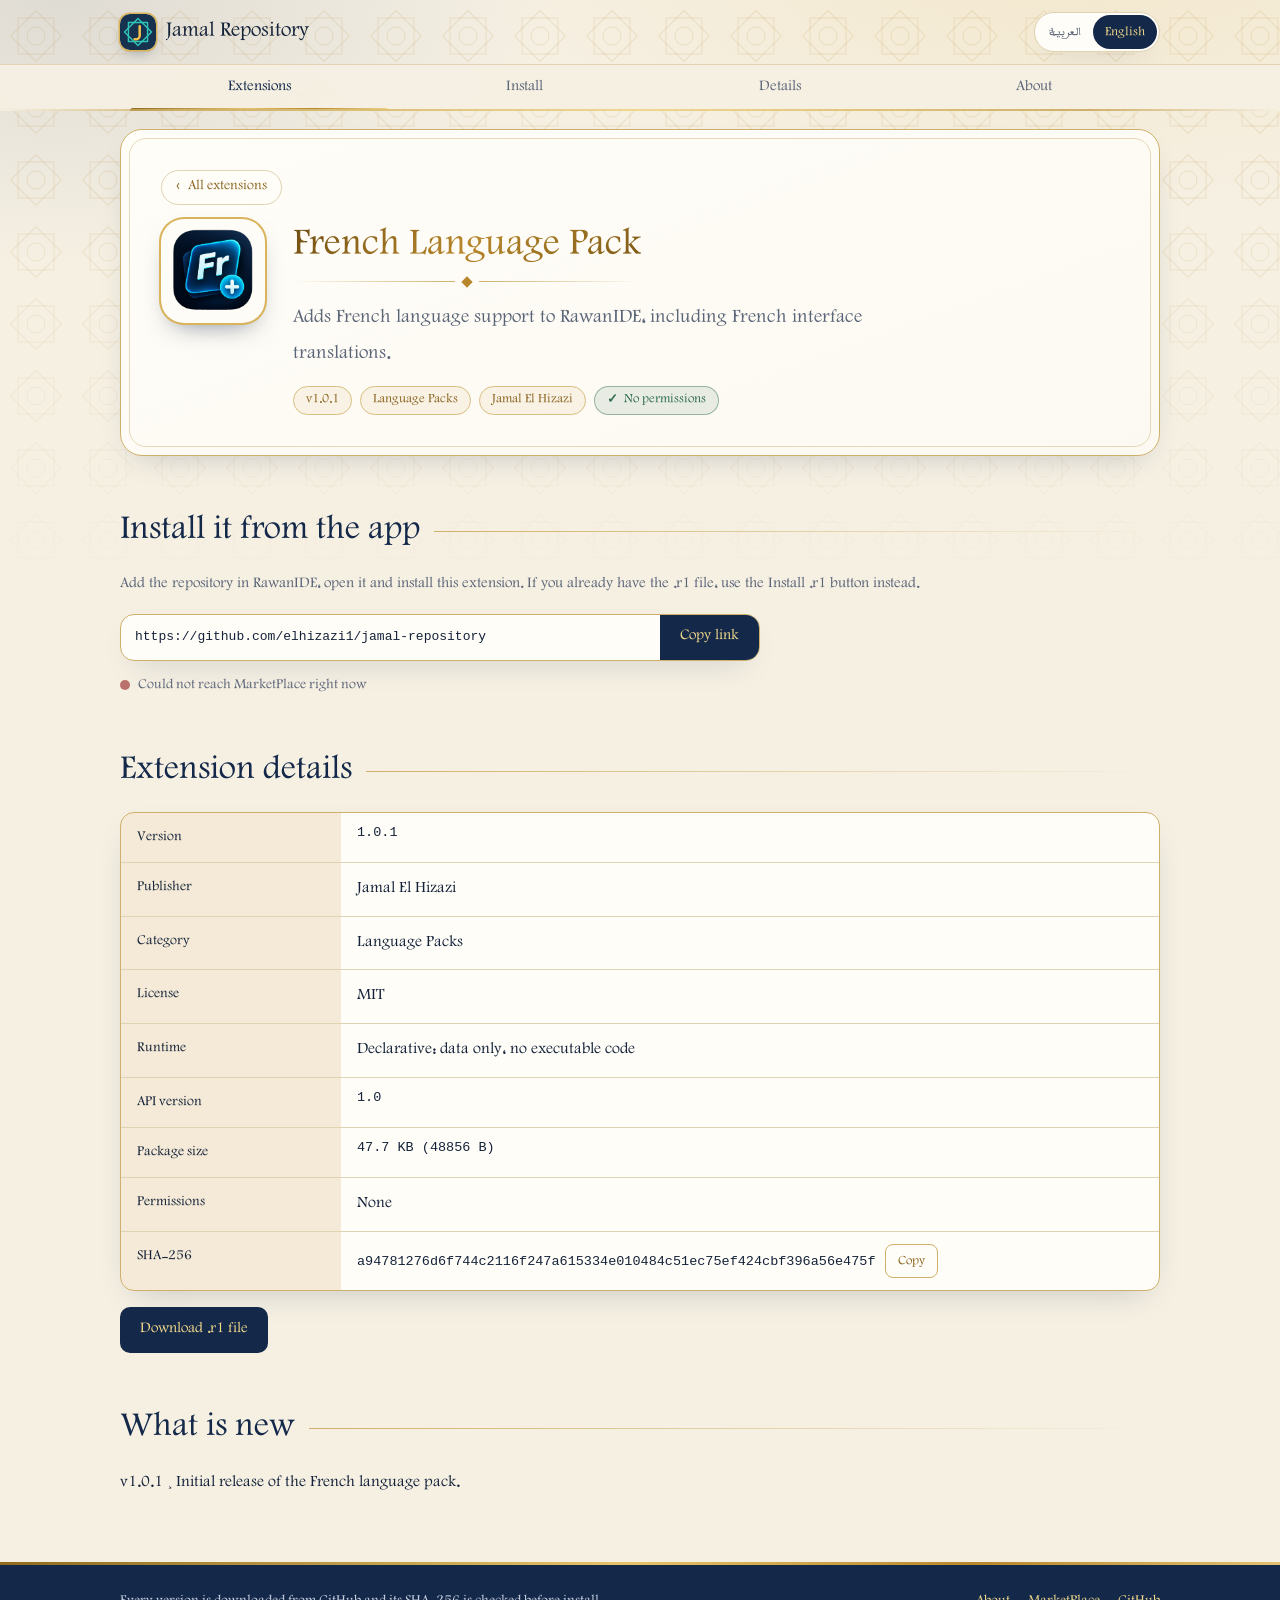
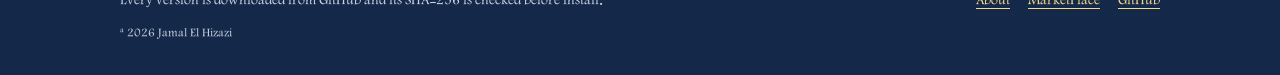
<file: extensions/me.elhizazi.jamal.github.repository.language.french/1.0.1/index.html>
<!doctype html>
<html lang="ar" dir="rtl">
<head>
<meta charset="utf-8">
<meta name="viewport" content="width=device-width, initial-scale=1">
<title>حزمة اللغة الفرنسية</title>
<meta name="description" content="Adds French language support to RawanIDE, including French interface translations.">
<meta name="color-scheme" content="light dark">
<link rel="icon" href="french-language.webp" type="image/webp">
<link rel="stylesheet" href="../../../assets/site.css">
<script src="../../../assets/site.js" defer></script>
<script src="../../../assets/extras.js" defer></script>
</head>
<body data-page="ext" data-root="../../../">
<header class="bar">
  <div class="wrap bar-in">
    <a class="brand" href="../../../"><img src="../../../icon.svg" alt="" width="36" height="36"><span data-i18n="brand">مستودع جمال</span></a>
    <div class="langs" data-langs role="group" aria-label="Language"></div>
  </div>
</header>
<nav class="nav" aria-label="Main">
  <div class="wrap nav-in">
    <a href="../../../#extensions" data-i18n="nav_ext" aria-current="true">الإضافات</a>
    <a href="../../../#how" data-i18n="nav_how">التثبيت</a>
    <a href="../../../#details" data-i18n="nav_details">التفاصيل</a>
    <a href="../../../about/" data-i18n="nav_about">عن المطوّر</a>
  </div>
</nav>
<div class="wrap">
  <main>
    <div class="hero">
      <a class="crumb" href="../../../#extensions"><span class="arrow" aria-hidden="true">&#8249;</span><span data-i18n="back">كل الإضافات</span></a>
      <div class="hero-media"><img src="french-language.webp" alt="" width="104" height="104"></div>
      <div class="hero-id">
        <h1 data-ext-name>حزمة اللغة الفرنسية</h1>
        <div class="orn" aria-hidden="true"><i></i></div>
      </div>
      <p class="lead" data-ext-desc></p>
      <div class="hero-extra"><div class="meta" data-ext-meta></div></div>
    </div>

    <section id="install" aria-labelledby="inst-h">
      <h2 id="inst-h" data-i18n="e_install_title">ثبّتها من التطبيق</h2>
      <p class="hint" data-i18n="e_install_lead"></p>
      <div class="address">
        <div class="address-field" data-repo-url tabindex="0"></div>
        <button class="btn" type="button" data-copy-main>نسخ الرابط</button>
      </div>
      <p class="status" data-status data-state="checking" role="status">…</p>
    </section>

    <section id="ext-details" aria-labelledby="det-h">
      <h2 id="det-h" data-i18n="e_details">تفاصيل الإضافة</h2>
      <dl class="facts" data-facts></dl>
      <p><a class="btn" data-download href="#">تنزيل ملف .r1</a></p>
    </section>

    <section id="changelog" aria-labelledby="log-h">
      <h2 id="log-h" data-i18n="e_changelog">ما الجديد</h2>
      <p>v1.0.1 &middot; <span data-changelog></span></p>
    </section>
  </main>
</div>

<footer>
  <div class="wrap foot">
    <span data-i18n="foot_note">كل إصدار يُنزَّل من GitHub ويُتحقَّق من SHA-256 قبل التثبيت.</span>
    <span class="links">
      <a href="../../../about/" data-i18n="nav_about">عن المطوّر</a>
      <a href="https://rawanide.elhizazi.me/repositories" rel="noopener" data-i18n="foot_market">MarketPlace</a>
      <a href="https://github.com/elhizazi1" rel="noopener">GitHub</a>
    </span>
    <small>© 2026 Jamal El Hizazi</small>
  </div>
</footer>
<!--DATA--><script type="application/json" id="data">{"repository":{"protocol":"1.0","id":"me.elhizazi.jamal.github.repository","name":"Jamal El Hizazi Repository","publisher":"Jamal El Hizazi","description":"Extensions for RawanIDE by Jamal El Hizazi.","homepageUrl":"https://elhizazi1.github.io/jamal-repository/","repositoryUrl":"https://github.com/elhizazi1/jamal-repository","icon":"https://raw.githubusercontent.com/elhizazi1/jamal-repository/main/icon.svg","verification":"rwm-JESA_3A_atXAHX9HX52WhoH6","i18n":{"ar":{"name":"مستودع جمال الحزازي","description":"إضافات لـ RawanIDE من تطوير جمال الحزازي."},"en":{"name":"Jamal El Hizazi Repository","description":"Extensions for RawanIDE by Jamal El Hizazi."},"zh-CN":{"name":"Jamal El Hizazi 扩展仓库","description":"Jamal El Hizazi 为 RawanIDE 开发的扩展。"},"zh-TW":{"name":"Jamal El Hizazi 擴充功能倉庫","description":"Jamal El Hizazi 為 RawanIDE 開發的擴充功能。"}},"extensions":[{"id":"me.elhizazi.jamal.github.repository.language.french","name":"French Language Pack","version":"1.0.1","publisher":"Jamal El Hizazi","description":"French interface language pack for RawanIDE. Provides French UI strings.","category":"Language Packs","icon":"https://raw.githubusercontent.com/elhizazi1/jamal-repository/main/extensions/me.elhizazi.jamal.github.repository.language.french/1.0.1/french-language.webp","apiVersion":"1.0","runtime":"declarative","permissions":[],"sizeBytes":48856,"sha256":"a94781276d6f744c2116f247a615334e010484c51ec75ef424cbf396a56e475f","downloadUrl":"https://raw.githubusercontent.com/elhizazi1/jamal-repository/main/extensions/me.elhizazi.jamal.github.repository.language.french/1.0.1/me.elhizazi.jamal.github.repository.language.french-1.0.1.r1","homepageUrl":"https://elhizazi1.github.io/jamal-repository/extensions/me.elhizazi.jamal.github.repository.language.french/1.0.1/","documentationUrl":"https://elhizazi1.github.io/jamal-repository/extensions/me.elhizazi.jamal.github.repository.language.french/1.0.1/","tags":["language-pack","french"],"changelog":"Initial release of the French language pack.","i18n":{"en":{"name":"French Language Pack","description":"Adds French language support to RawanIDE, including French interface translations."},"ar":{"name":"حزمة اللغة الفرنسية","description":"تضيف دعم اللغة الفرنسية إلى RawanIDE، وتشمل ترجمة كاملة لواجهة المستخدم."},"fr":{"name":"Pack de langue française","description":"Ajoute la prise en charge de la langue française à RawanIDE, y compris la traduction de l'interface."}},"license":"MIT"},{"id":"me.elhizazi.jamal.github.repository.translate-selection","name":"Translate Selection","version":"1.0.1","publisher":"Jamal El Hizazi","description":"Translate selected editor text in a bottom sheet, then copy or safely replace the original selection.","category":"Productivity","icon":"https://raw.githubusercontent.com/elhizazi1/jamal-repository/main/extensions/me.elhizazi.jamal.github.repository.translate-selection/1.0.1/icon.webp","apiVersion":"1.0","runtime":"hosted-js","permissions":["EDITOR_WRITE","NETWORK_ACCESS"],"sizeBytes":21029,"sha256":"d09fae5e1cabf9f48bd1f3fe53cbccac8c3272e2dbcc5d6680dec8b7172f0d9c","downloadUrl":"https://raw.githubusercontent.com/elhizazi1/jamal-repository/main/extensions/me.elhizazi.jamal.github.repository.translate-selection/1.0.1/me.elhizazi.jamal.github.repository.translate-selection-1.0.1.r1","homepageUrl":"https://elhizazi1.github.io/jamal-repository/extensions/me.elhizazi.jamal.github.repository.translate-selection/1.0.1/","documentationUrl":"https://elhizazi1.github.io/jamal-repository/extensions/me.elhizazi.jamal.github.repository.translate-selection/1.0.1/","tags":["translate","translation","editor"],"changelog":"The selection toolbar icon is drawn larger and the command no longer appears in the commands list: use the toolbar icon.","i18n":{"en":{"name":"Translate Selection","description":"Translate selected editor text in a bottom sheet, then copy it or safely replace the original selection."},"ar":{"name":"ترجمة النص المحدد","description":"ترجم النص المحدد في المحرر داخل نافذة سفلية، ثم انسخه أو استبدل النص الأصلي."}},"license":"MIT","screenshots":[{"url":"https://raw.githubusercontent.com/elhizazi1/jamal-repository/main/extensions/me.elhizazi.jamal.github.repository.translate-selection/screenshots/01.PNG","caption":{"en":"Select the text you want to translate","ar":"حدّد النص الذي تريد ترجمته"}},{"url":"https://raw.githubusercontent.com/elhizazi1/jamal-repository/main/extensions/me.elhizazi.jamal.github.repository.translate-selection/screenshots/02.PNG","caption":{"en":"Tap the translate icon in the selection bar","ar":"اضغط أيقونة الترجمة في شريط التحديد"}},{"url":"https://raw.githubusercontent.com/elhizazi1/jamal-repository/main/extensions/me.elhizazi.jamal.github.repository.translate-selection/screenshots/03.PNG","caption":{"en":"Choose the target language and translate","ar":"اختر لغة الهدف ثم ترجم"}},{"url":"https://raw.githubusercontent.com/elhizazi1/jamal-repository/main/extensions/me.elhizazi.jamal.github.repository.translate-selection/screenshots/04.PNG","caption":{"en":"Copy the result or replace the selection","ar":"انسخ النتيجة أو استبدل التحديد"}},{"url":"https://raw.githubusercontent.com/elhizazi1/jamal-repository/main/extensions/me.elhizazi.jamal.github.repository.translate-selection/screenshots/05.PNG","caption":{"en":"The original selection replaced by the translation","ar":"التحديد الأصلي بعد استبداله بالترجمة"}}]}]},"extension":{"id":"me.elhizazi.jamal.github.repository.language.french","name":"French Language Pack","version":"1.0.1","publisher":"Jamal El Hizazi","category":"Language Packs","i18n":{"en":{"name":"French Language Pack","description":"Adds French language support to RawanIDE, including French interface translations."},"ar":{"name":"حزمة اللغة الفرنسية","description":"تضيف دعم اللغة الفرنسية إلى RawanIDE، وتشمل ترجمة كاملة لواجهة المستخدم."},"fr":{"name":"Pack de langue française","description":"Ajoute la prise en charge de la langue française à RawanIDE, y compris la traduction de l'interface."}},"runtime":"declarative","apiVersion":"1.0","permissions":[],"package":{"file":"me.elhizazi.jamal.github.repository.language.french-1.0.1.r1","sizeBytes":48856,"sha256":"a94781276d6f744c2116f247a615334e010484c51ec75ef424cbf396a56e475f","downloadUrl":"https://raw.githubusercontent.com/elhizazi1/jamal-repository/main/extensions/me.elhizazi.jamal.github.repository.language.french/1.0.1/me.elhizazi.jamal.github.repository.language.french-1.0.1.r1"},"changelog":{"en":"Initial release of the French language pack.","ar":"الإصدار الأولي لحزمة اللغة الفرنسية.","fr":"Version initiale du pack de langue française."},"license":"MIT"}}</script><!--/DATA-->
</body>
</html>
</file>
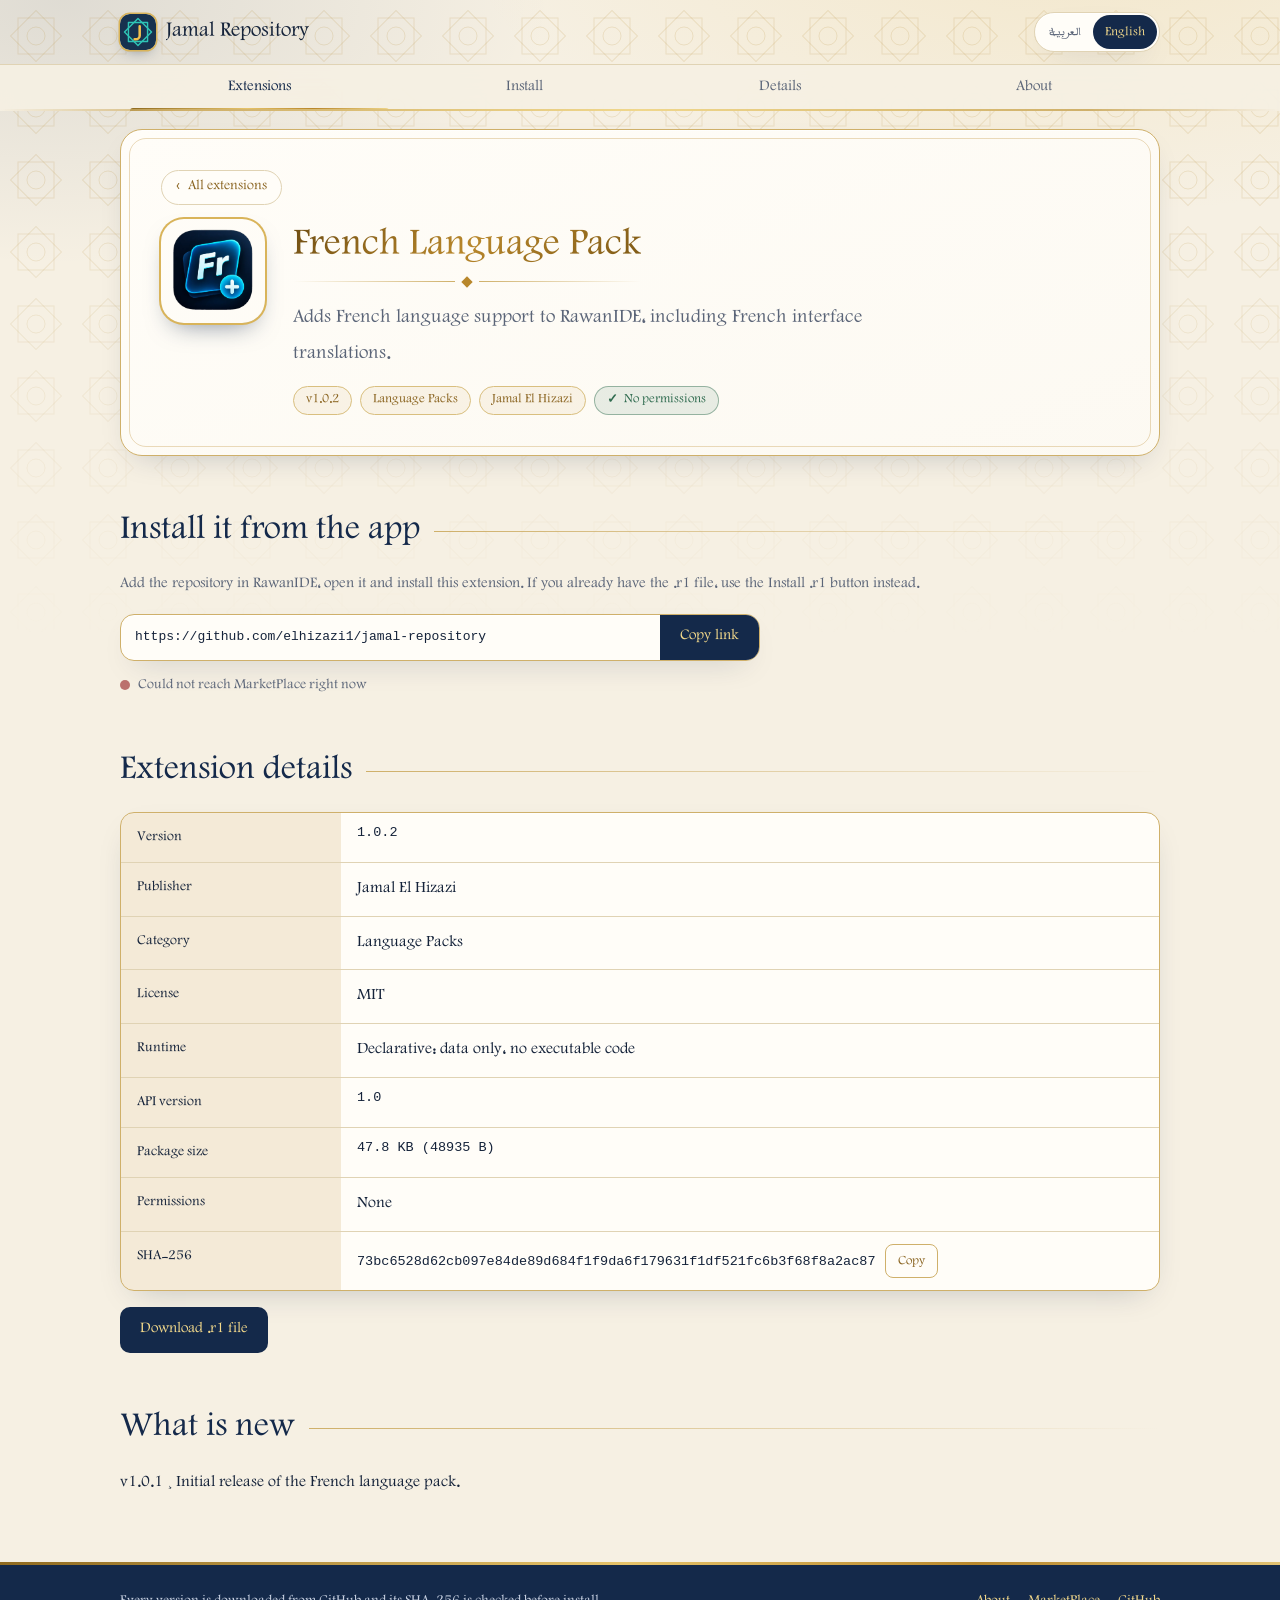
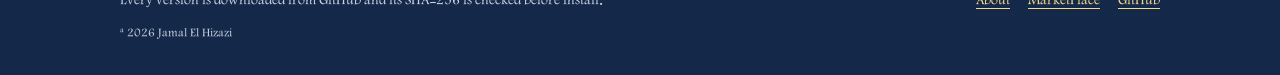
<file: extensions/me.elhizazi.jamal.github.repository.language.french/1.0.2/index.html>
<!doctype html>
<html lang="ar" dir="rtl">
<head>
<meta charset="utf-8">
<meta name="viewport" content="width=device-width, initial-scale=1">
<title>حزمة اللغة الفرنسية</title>
<meta name="description" content="Adds French language support to RawanIDE, including French interface translations.">
<meta name="color-scheme" content="light dark">
<link rel="icon" href="french-language.webp" type="image/webp">
<link rel="stylesheet" href="../../../assets/site.css">
<script src="../../../assets/site.js" defer></script>
<script src="../../../assets/extras.js" defer></script>
</head>
<body data-page="ext" data-root="../../../">
<header class="bar">
  <div class="wrap bar-in">
    <a class="brand" href="../../../"><img src="../../../icon.svg" alt="" width="36" height="36"><span data-i18n="brand">مستودع جمال</span></a>
    <div class="langs" data-langs role="group" aria-label="Language"></div>
  </div>
</header>
<nav class="nav" aria-label="Main">
  <div class="wrap nav-in">
    <a href="../../../#extensions" data-i18n="nav_ext" aria-current="true">الإضافات</a>
    <a href="../../../#how" data-i18n="nav_how">التثبيت</a>
    <a href="../../../#details" data-i18n="nav_details">التفاصيل</a>
    <a href="../../../about/" data-i18n="nav_about">عن المطوّر</a>
  </div>
</nav>
<div class="wrap">
  <main>
    <div class="hero">
      <a class="crumb" href="../../../#extensions"><span class="arrow" aria-hidden="true">&#8249;</span><span data-i18n="back">كل الإضافات</span></a>
      <div class="hero-media"><img src="french-language.webp" alt="" width="104" height="104"></div>
      <div class="hero-id">
        <h1 data-ext-name>حزمة اللغة الفرنسية</h1>
        <div class="orn" aria-hidden="true"><i></i></div>
      </div>
      <p class="lead" data-ext-desc></p>
      <div class="hero-extra"><div class="meta" data-ext-meta></div></div>
    </div>

    <section id="install" aria-labelledby="inst-h">
      <h2 id="inst-h" data-i18n="e_install_title">ثبّتها من التطبيق</h2>
      <p class="hint" data-i18n="e_install_lead"></p>
      <div class="address">
        <div class="address-field" data-repo-url tabindex="0"></div>
        <button class="btn" type="button" data-copy-main>نسخ الرابط</button>
      </div>
      <p class="status" data-status data-state="checking" role="status">…</p>
    </section>

    <section id="ext-details" aria-labelledby="det-h">
      <h2 id="det-h" data-i18n="e_details">تفاصيل الإضافة</h2>
      <dl class="facts" data-facts></dl>
      <p><a class="btn" data-download href="#">تنزيل ملف .r1</a></p>
    </section>

    <section id="changelog" aria-labelledby="log-h">
      <h2 id="log-h" data-i18n="e_changelog">ما الجديد</h2>
      <p>v1.0.1 &middot; <span data-changelog></span></p>
    </section>
  </main>
</div>

<footer>
  <div class="wrap foot">
    <span data-i18n="foot_note">كل إصدار يُنزَّل من GitHub ويُتحقَّق من SHA-256 قبل التثبيت.</span>
    <span class="links">
      <a href="../../../about/" data-i18n="nav_about">عن المطوّر</a>
      <a href="https://rawanide.elhizazi.me/repositories" rel="noopener" data-i18n="foot_market">MarketPlace</a>
      <a href="https://github.com/elhizazi1" rel="noopener">GitHub</a>
    </span>
    <small>© 2026 Jamal El Hizazi</small>
  </div>
</footer>
<!--DATA--><script type="application/json" id="data">{"repository":{"protocol":"1.0","id":"me.elhizazi.jamal.github.repository","name":"Jamal El Hizazi Repository","publisher":"Jamal El Hizazi","description":"Extensions for RawanIDE by Jamal El Hizazi.","homepageUrl":"https://elhizazi1.github.io/jamal-repository/","repositoryUrl":"https://github.com/elhizazi1/jamal-repository","icon":"https://raw.githubusercontent.com/elhizazi1/jamal-repository/main/icon.svg","verification":"rwm-JESA_3A_atXAHX9HX52WhoH6","i18n":{"ar":{"name":"مستودع جمال الحزازي","description":"إضافات لـ RawanIDE من تطوير جمال الحزازي."},"en":{"name":"Jamal El Hizazi Repository","description":"Extensions for RawanIDE by Jamal El Hizazi."},"zh-CN":{"name":"Jamal El Hizazi 扩展仓库","description":"Jamal El Hizazi 为 RawanIDE 开发的扩展。"},"zh-TW":{"name":"Jamal El Hizazi 擴充功能倉庫","description":"Jamal El Hizazi 為 RawanIDE 開發的擴充功能。"}},"extensions":[{"id":"me.elhizazi.jamal.github.repository.language.french","name":"French Language Pack","version":"1.0.2","publisher":"Jamal El Hizazi","description":"French interface language pack for RawanIDE. Provides French UI strings.","category":"Language Packs","icon":"https://raw.githubusercontent.com/elhizazi1/jamal-repository/main/extensions/me.elhizazi.jamal.github.repository.language.french/1.0.2/french-language.webp","apiVersion":"1.0","runtime":"declarative","permissions":[],"sizeBytes":48935,"sha256":"73bc6528d62cb097e84de89d684f1f9da6f179631f1df521fc6b3f68f8a2ac87","downloadUrl":"https://raw.githubusercontent.com/elhizazi1/jamal-repository/main/extensions/me.elhizazi.jamal.github.repository.language.french/1.0.2/me.elhizazi.jamal.github.repository.language.french-1.0.2.r1","homepageUrl":"https://elhizazi1.github.io/jamal-repository/extensions/me.elhizazi.jamal.github.repository.language.french/1.0.2/","documentationUrl":"https://elhizazi1.github.io/jamal-repository/extensions/me.elhizazi.jamal.github.repository.language.french/1.0.2/","tags":["language-pack","french"],"changelog":"Initial release of the French language pack.","i18n":{"en":{"name":"French Language Pack","description":"Adds French language support to RawanIDE, including French interface translations."},"ar":{"name":"حزمة اللغة الفرنسية","description":"تضيف دعم اللغة الفرنسية إلى RawanIDE، وتشمل ترجمة كاملة لواجهة المستخدم."},"fr":{"name":"Pack de langue française","description":"Ajoute la prise en charge de la langue française à RawanIDE, y compris la traduction de l'interface."}},"license":"MIT"},{"id":"me.elhizazi.jamal.github.repository.language.french","name":"French Language Pack","version":"1.0.3","publisher":"Jamal El Hizazi","description":"French interface language pack for RawanIDE. Provides French UI strings.","category":"Language Packs","icon":"https://raw.githubusercontent.com/elhizazi1/jamal-repository/main/extensions/me.elhizazi.jamal.github.repository.language.french/1.0.3/french-language.webp","apiVersion":"1.0","runtime":"declarative","permissions":[],"sizeBytes":51118,"sha256":"8d96ebf48cab43729857f6c1481a118d358652b920c33dad74ba4975d328eeda","downloadUrl":"https://raw.githubusercontent.com/elhizazi1/jamal-repository/main/extensions/me.elhizazi.jamal.github.repository.language.french/1.0.3/me.elhizazi.jamal.github.repository.language.french-1.0.3.r1","homepageUrl":"https://elhizazi1.github.io/jamal-repository/extensions/me.elhizazi.jamal.github.repository.language.french/1.0.3/","documentationUrl":"https://elhizazi1.github.io/jamal-repository/extensions/me.elhizazi.jamal.github.repository.language.french/1.0.3/","tags":["language-pack","french"],"changelog":"Updated French translations to match Arabic 1.0.12: 122 new UI keys, 1474 total.","i18n":{"en":{"name":"French Language Pack","description":"Adds French language support to RawanIDE, including French interface translations."},"ar":{"name":"حزمة اللغة الفرنسية","description":"تضيف دعم اللغة الفرنسية إلى RawanIDE، وتشمل ترجمة كاملة لواجهة المستخدم."},"fr":{"name":"Pack de langue française","description":"Ajoute la prise en charge de la langue française à RawanIDE, y compris la traduction de l'interface."}},"license":"MIT"},{"id":"me.elhizazi.jamal.github.repository.language.french","name":"French Language Pack","version":"1.0.1","publisher":"Jamal El Hizazi","description":"French interface language pack for RawanIDE. Provides French UI strings.","category":"Language Packs","icon":"https://raw.githubusercontent.com/elhizazi1/jamal-repository/main/extensions/me.elhizazi.jamal.github.repository.language.french/1.0.1/french-language.webp","apiVersion":"1.0","runtime":"declarative","permissions":[],"sizeBytes":48856,"sha256":"a94781276d6f744c2116f247a615334e010484c51ec75ef424cbf396a56e475f","downloadUrl":"https://raw.githubusercontent.com/elhizazi1/jamal-repository/main/extensions/me.elhizazi.jamal.github.repository.language.french/1.0.1/me.elhizazi.jamal.github.repository.language.french-1.0.1.r1","homepageUrl":"https://elhizazi1.github.io/jamal-repository/extensions/me.elhizazi.jamal.github.repository.language.french/1.0.1/","documentationUrl":"https://elhizazi1.github.io/jamal-repository/extensions/me.elhizazi.jamal.github.repository.language.french/1.0.1/","tags":["language-pack","french"],"changelog":"Initial release of the French language pack.","i18n":{"en":{"name":"French Language Pack","description":"Adds French language support to RawanIDE, including French interface translations."},"ar":{"name":"حزمة اللغة الفرنسية","description":"تضيف دعم اللغة الفرنسية إلى RawanIDE، وتشمل ترجمة كاملة لواجهة المستخدم."},"fr":{"name":"Pack de langue française","description":"Ajoute la prise en charge de la langue française à RawanIDE, y compris la traduction de l'interface."}},"license":"MIT"},{"id":"me.elhizazi.jamal.github.repository.language.french","name":"French Language Pack","version":"1.0.0","publisher":"Jamal El Hizazi","description":"French interface language pack for RawanIDE. Provides French UI strings.","category":"Language Packs","icon":"https://raw.githubusercontent.com/elhizazi1/jamal-repository/main/extensions/me.elhizazi.jamal.github.repository.language.french/1.0.0/french-language.webp","apiVersion":"1.0","runtime":"declarative","permissions":[],"sizeBytes":48666,"sha256":"2f513e5b9b23acaeafe5639cd33b73069ed3e005d0228362bf16907a8c696561","downloadUrl":"https://raw.githubusercontent.com/elhizazi1/jamal-repository/main/extensions/me.elhizazi.jamal.github.repository.language.french/1.0.0/me.elhizazi.jamal.github.repository.language.french-1.0.0.r1","homepageUrl":"https://elhizazi1.github.io/jamal-repository/extensions/me.elhizazi.jamal.github.repository.language.french/1.0.0/","documentationUrl":"https://elhizazi1.github.io/jamal-repository/extensions/me.elhizazi.jamal.github.repository.language.french/1.0.0/","tags":["language-pack","french"],"changelog":"Initial release of the French language pack.","i18n":{"en":{"name":"French Language Pack","description":"Adds French language support to RawanIDE, including French interface translations."},"ar":{"name":"حزمة اللغة الفرنسية","description":"تضيف دعم اللغة الفرنسية إلى RawanIDE، وتشمل ترجمة كاملة لواجهة المستخدم."},"fr":{"name":"Pack de langue française","description":"Ajoute la prise en charge de la langue française à RawanIDE, y compris la traduction de l'interface."}},"license":"MIT"},{"id":"me.elhizazi.jamal.github.repository.translate-selection","name":"Translate Selection","version":"1.0.1","publisher":"Jamal El Hizazi","description":"Translate selected editor text in a bottom sheet, then copy or safely replace the original selection.","category":"Productivity","icon":"https://raw.githubusercontent.com/elhizazi1/jamal-repository/main/extensions/me.elhizazi.jamal.github.repository.translate-selection/1.0.1/icon.webp","apiVersion":"1.0","runtime":"hosted-js","permissions":["EDITOR_WRITE","NETWORK_ACCESS"],"sizeBytes":21029,"sha256":"d09fae5e1cabf9f48bd1f3fe53cbccac8c3272e2dbcc5d6680dec8b7172f0d9c","downloadUrl":"https://raw.githubusercontent.com/elhizazi1/jamal-repository/main/extensions/me.elhizazi.jamal.github.repository.translate-selection/1.0.1/me.elhizazi.jamal.github.repository.translate-selection-1.0.1.r1","homepageUrl":"https://elhizazi1.github.io/jamal-repository/extensions/me.elhizazi.jamal.github.repository.translate-selection/1.0.1/","documentationUrl":"https://elhizazi1.github.io/jamal-repository/extensions/me.elhizazi.jamal.github.repository.translate-selection/1.0.1/","tags":["translate","translation","editor"],"changelog":"The selection toolbar icon is drawn larger and the command no longer appears in the commands list: use the toolbar icon.","i18n":{"en":{"name":"Translate Selection","description":"Translate selected editor text in a bottom sheet, then copy it or safely replace the original selection."},"ar":{"name":"ترجمة النص المحدد","description":"ترجم النص المحدد في المحرر داخل نافذة سفلية، ثم انسخه أو استبدل النص الأصلي."}},"license":"MIT","screenshots":[{"url":"https://raw.githubusercontent.com/elhizazi1/jamal-repository/main/extensions/me.elhizazi.jamal.github.repository.translate-selection/screenshots/01.PNG","caption":{"en":"Select the text you want to translate","ar":"حدّد النص الذي تريد ترجمته"}},{"url":"https://raw.githubusercontent.com/elhizazi1/jamal-repository/main/extensions/me.elhizazi.jamal.github.repository.translate-selection/screenshots/02.PNG","caption":{"en":"Tap the translate icon in the selection bar","ar":"اضغط أيقونة الترجمة في شريط التحديد"}},{"url":"https://raw.githubusercontent.com/elhizazi1/jamal-repository/main/extensions/me.elhizazi.jamal.github.repository.translate-selection/screenshots/03.PNG","caption":{"en":"Choose the target language and translate","ar":"اختر لغة الهدف ثم ترجم"}},{"url":"https://raw.githubusercontent.com/elhizazi1/jamal-repository/main/extensions/me.elhizazi.jamal.github.repository.translate-selection/screenshots/04.PNG","caption":{"en":"Copy the result or replace the selection","ar":"انسخ النتيجة أو استبدل التحديد"}},{"url":"https://raw.githubusercontent.com/elhizazi1/jamal-repository/main/extensions/me.elhizazi.jamal.github.repository.translate-selection/screenshots/05.PNG","caption":{"en":"The original selection replaced by the translation","ar":"التحديد الأصلي بعد استبداله بالترجمة"}}]},{"id":"me.elhizazi.jamal.github.repository.translate-selection","name":"Translate Selection","version":"1.0.0","publisher":"Jamal El Hizazi","description":"Translate selected editor text in a bottom sheet, then copy or safely replace the original selection.","category":"Productivity","icon":"https://raw.githubusercontent.com/elhizazi1/jamal-repository/main/extensions/me.elhizazi.jamal.github.repository.translate-selection/1.0.0/icon.webp","apiVersion":"1.0","runtime":"hosted-js","permissions":["EDITOR_WRITE","NETWORK_ACCESS"],"sizeBytes":21027,"sha256":"47d94b6e09e8cb1642aaa0609cafebfe9a111b99640bc855532237ee01b56c1c","downloadUrl":"https://raw.githubusercontent.com/elhizazi1/jamal-repository/main/extensions/me.elhizazi.jamal.github.repository.translate-selection/1.0.0/me.elhizazi.jamal.github.repository.translate-selection-1.0.0.r1","homepageUrl":"https://elhizazi1.github.io/jamal-repository/extensions/me.elhizazi.jamal.github.repository.translate-selection/1.0.0/","documentationUrl":"https://elhizazi1.github.io/jamal-repository/extensions/me.elhizazi.jamal.github.repository.translate-selection/1.0.0/","tags":["translate","translation","editor"],"changelog":"Initial release: translate the selected text in a bottom sheet, then copy it or safely replace the original selection.","i18n":{"en":{"name":"Translate Selection","description":"Translate selected editor text in a bottom sheet, then copy it or safely replace the original selection."},"ar":{"name":"ترجمة النص المحدد","description":"ترجم النص المحدد في المحرر داخل نافذة سفلية، ثم انسخه أو استبدل النص الأصلي."}},"license":"MIT"}]},"extension":{"id":"me.elhizazi.jamal.github.repository.language.french","name":"French Language Pack","version":"1.0.2","publisher":"Jamal El Hizazi","category":"Language Packs","i18n":{"en":{"name":"French Language Pack","description":"Adds French language support to RawanIDE, including French interface translations."},"ar":{"name":"حزمة اللغة الفرنسية","description":"تضيف دعم اللغة الفرنسية إلى RawanIDE، وتشمل ترجمة كاملة لواجهة المستخدم."},"fr":{"name":"Pack de langue française","description":"Ajoute la prise en charge de la langue française à RawanIDE, y compris la traduction de l'interface."}},"runtime":"declarative","apiVersion":"1.0","permissions":[],"package":{"file":"me.elhizazi.jamal.github.repository.language.french-1.0.2.r1","sizeBytes":48935,"sha256":"73bc6528d62cb097e84de89d684f1f9da6f179631f1df521fc6b3f68f8a2ac87","downloadUrl":"https://raw.githubusercontent.com/elhizazi1/jamal-repository/main/extensions/me.elhizazi.jamal.github.repository.language.french/1.0.2/me.elhizazi.jamal.github.repository.language.french-1.0.2.r1"},"changelog":{"en":"Initial release of the French language pack.","ar":"الإصدار الأولي لحزمة اللغة الفرنسية.","fr":"Version initiale du pack de langue française."},"license":"MIT"}}</script><!--/DATA-->
</body>
</html>
</file>
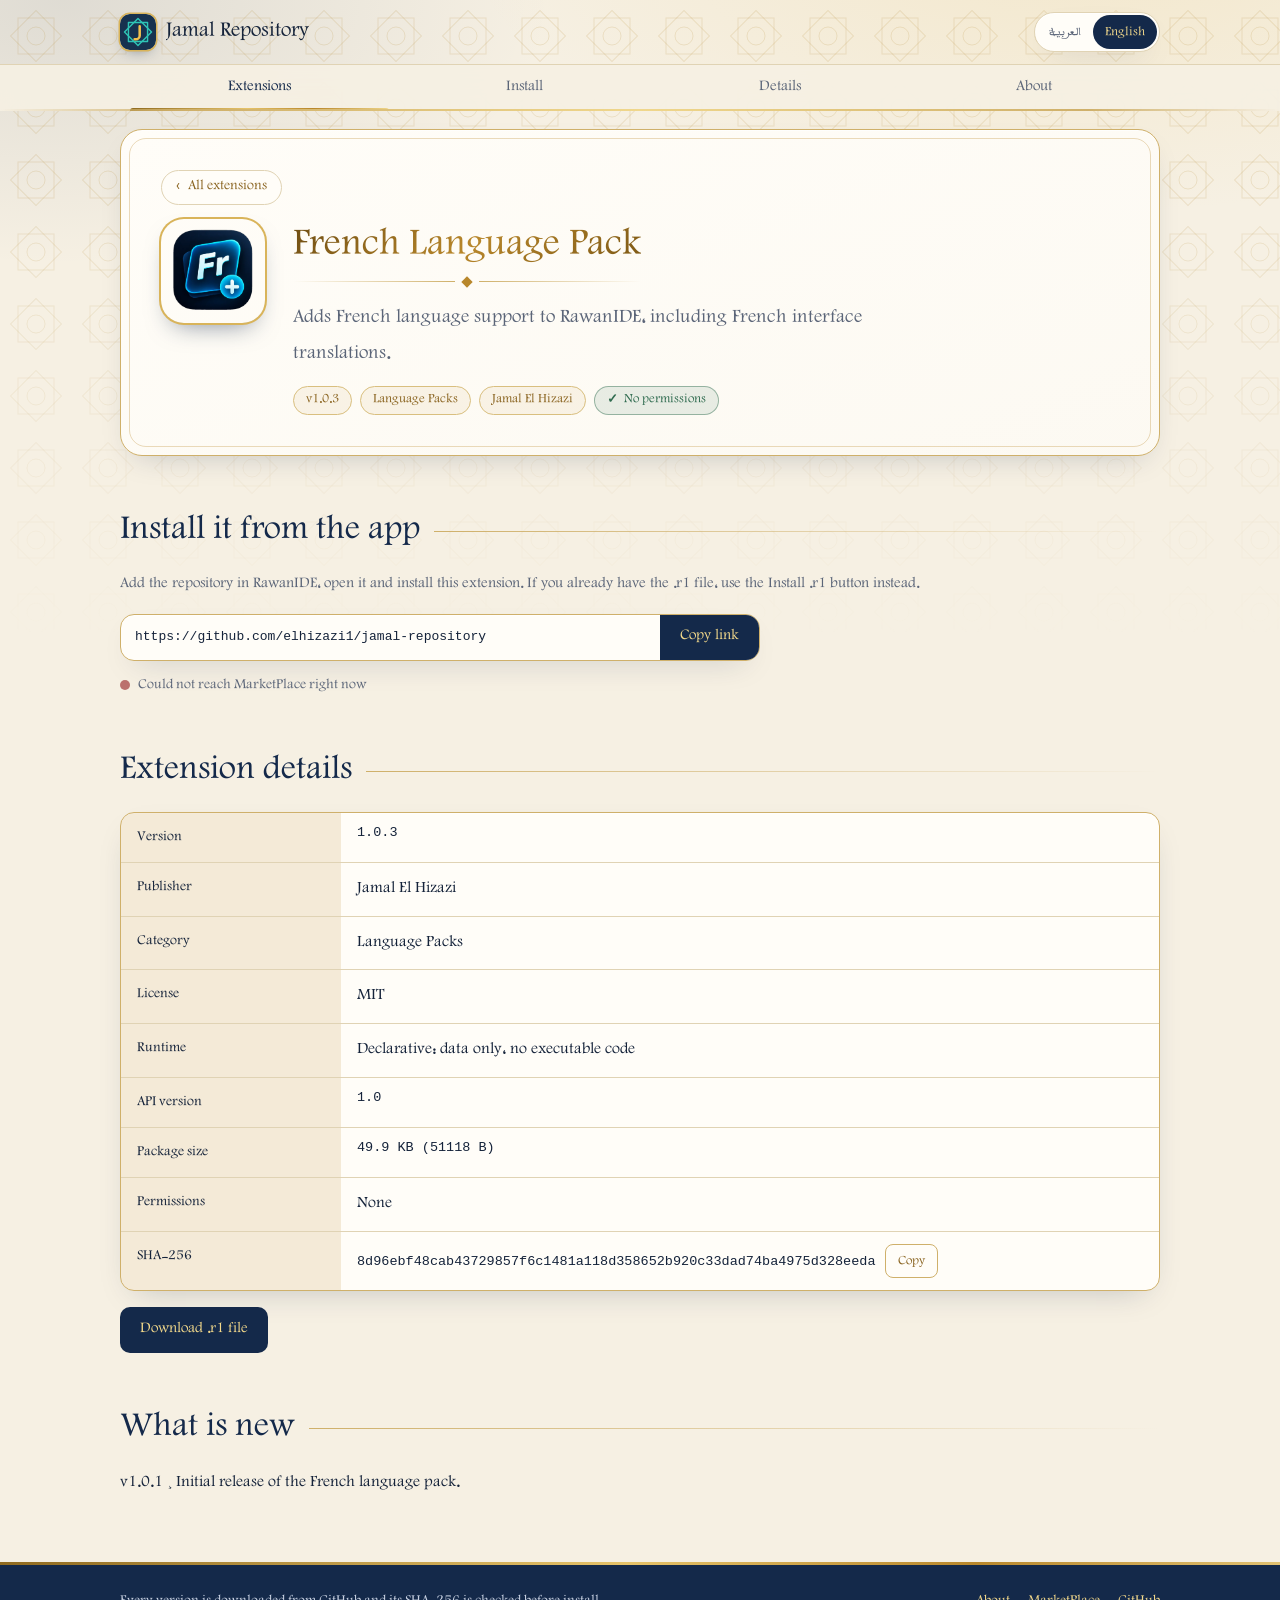
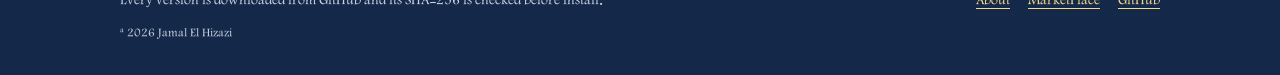
<file: extensions/me.elhizazi.jamal.github.repository.language.french/1.0.3/index.html>
<!doctype html>
<html lang="ar" dir="rtl">
<head>
<meta charset="utf-8">
<meta name="viewport" content="width=device-width, initial-scale=1">
<title>حزمة اللغة الفرنسية</title>
<meta name="description" content="Adds French language support to RawanIDE, including French interface translations.">
<meta name="color-scheme" content="light dark">
<link rel="icon" href="french-language.webp" type="image/webp">
<link rel="stylesheet" href="../../../assets/site.css">
<script src="../../../assets/site.js" defer></script>
<script src="../../../assets/extras.js" defer></script>
</head>
<body data-page="ext" data-root="../../../">
<header class="bar">
  <div class="wrap bar-in">
    <a class="brand" href="../../../"><img src="../../../icon.svg" alt="" width="36" height="36"><span data-i18n="brand">مستودع جمال</span></a>
    <div class="langs" data-langs role="group" aria-label="Language"></div>
  </div>
</header>
<nav class="nav" aria-label="Main">
  <div class="wrap nav-in">
    <a href="../../../#extensions" data-i18n="nav_ext" aria-current="true">الإضافات</a>
    <a href="../../../#how" data-i18n="nav_how">التثبيت</a>
    <a href="../../../#details" data-i18n="nav_details">التفاصيل</a>
    <a href="../../../about/" data-i18n="nav_about">عن المطوّر</a>
  </div>
</nav>
<div class="wrap">
  <main>
    <div class="hero">
      <a class="crumb" href="../../../#extensions"><span class="arrow" aria-hidden="true">&#8249;</span><span data-i18n="back">كل الإضافات</span></a>
      <div class="hero-media"><img src="french-language.webp" alt="" width="104" height="104"></div>
      <div class="hero-id">
        <h1 data-ext-name>حزمة اللغة الفرنسية</h1>
        <div class="orn" aria-hidden="true"><i></i></div>
      </div>
      <p class="lead" data-ext-desc></p>
      <div class="hero-extra"><div class="meta" data-ext-meta></div></div>
    </div>

    <section id="install" aria-labelledby="inst-h">
      <h2 id="inst-h" data-i18n="e_install_title">ثبّتها من التطبيق</h2>
      <p class="hint" data-i18n="e_install_lead"></p>
      <div class="address">
        <div class="address-field" data-repo-url tabindex="0"></div>
        <button class="btn" type="button" data-copy-main>نسخ الرابط</button>
      </div>
      <p class="status" data-status data-state="checking" role="status">…</p>
    </section>

    <section id="ext-details" aria-labelledby="det-h">
      <h2 id="det-h" data-i18n="e_details">تفاصيل الإضافة</h2>
      <dl class="facts" data-facts></dl>
      <p><a class="btn" data-download href="#">تنزيل ملف .r1</a></p>
    </section>

    <section id="changelog" aria-labelledby="log-h">
      <h2 id="log-h" data-i18n="e_changelog">ما الجديد</h2>
      <p>v1.0.1 &middot; <span data-changelog></span></p>
    </section>
  </main>
</div>

<footer>
  <div class="wrap foot">
    <span data-i18n="foot_note">كل إصدار يُنزَّل من GitHub ويُتحقَّق من SHA-256 قبل التثبيت.</span>
    <span class="links">
      <a href="../../../about/" data-i18n="nav_about">عن المطوّر</a>
      <a href="https://rawanide.elhizazi.me/repositories" rel="noopener" data-i18n="foot_market">MarketPlace</a>
      <a href="https://github.com/elhizazi1" rel="noopener">GitHub</a>
    </span>
    <small>© 2026 Jamal El Hizazi</small>
  </div>
</footer>
<!--DATA--><script type="application/json" id="data">{"repository":{"protocol":"1.0","id":"me.elhizazi.jamal.github.repository","name":"Jamal El Hizazi Repository","publisher":"Jamal El Hizazi","description":"Extensions for RawanIDE by Jamal El Hizazi.","homepageUrl":"https://elhizazi1.github.io/jamal-repository/","repositoryUrl":"https://github.com/elhizazi1/jamal-repository","icon":"https://raw.githubusercontent.com/elhizazi1/jamal-repository/main/icon.svg","verification":"rwm-JESA_3A_atXAHX9HX52WhoH6","i18n":{"ar":{"name":"مستودع جمال الحزازي","description":"إضافات لـ RawanIDE من تطوير جمال الحزازي."},"en":{"name":"Jamal El Hizazi Repository","description":"Extensions for RawanIDE by Jamal El Hizazi."},"zh-CN":{"name":"Jamal El Hizazi 扩展仓库","description":"Jamal El Hizazi 为 RawanIDE 开发的扩展。"},"zh-TW":{"name":"Jamal El Hizazi 擴充功能倉庫","description":"Jamal El Hizazi 為 RawanIDE 開發的擴充功能。"}},"extensions":[{"id":"me.elhizazi.jamal.github.repository.language.french","name":"French Language Pack","version":"1.0.3","publisher":"Jamal El Hizazi","description":"French interface language pack for RawanIDE. Provides French UI strings.","category":"Language Packs","icon":"https://raw.githubusercontent.com/elhizazi1/jamal-repository/main/extensions/me.elhizazi.jamal.github.repository.language.french/1.0.3/french-language.webp","apiVersion":"1.0","runtime":"declarative","permissions":[],"sizeBytes":51118,"sha256":"8d96ebf48cab43729857f6c1481a118d358652b920c33dad74ba4975d328eeda","downloadUrl":"https://raw.githubusercontent.com/elhizazi1/jamal-repository/main/extensions/me.elhizazi.jamal.github.repository.language.french/1.0.3/me.elhizazi.jamal.github.repository.language.french-1.0.3.r1","homepageUrl":"https://elhizazi1.github.io/jamal-repository/extensions/me.elhizazi.jamal.github.repository.language.french/1.0.3/","documentationUrl":"https://elhizazi1.github.io/jamal-repository/extensions/me.elhizazi.jamal.github.repository.language.french/1.0.3/","tags":["language-pack","french"],"changelog":"Initial release of the French language pack.","i18n":{"en":{"name":"French Language Pack","description":"Adds French language support to RawanIDE, including French interface translations."},"ar":{"name":"حزمة اللغة الفرنسية","description":"تضيف دعم اللغة الفرنسية إلى RawanIDE، وتشمل ترجمة كاملة لواجهة المستخدم."},"fr":{"name":"Pack de langue française","description":"Ajoute la prise en charge de la langue française à RawanIDE, y compris la traduction de l'interface."}},"license":"MIT"},{"id":"me.elhizazi.jamal.github.repository.language.french","name":"French Language Pack","version":"1.0.1","publisher":"Jamal El Hizazi","description":"French interface language pack for RawanIDE. Provides French UI strings.","category":"Language Packs","icon":"https://raw.githubusercontent.com/elhizazi1/jamal-repository/main/extensions/me.elhizazi.jamal.github.repository.language.french/1.0.1/french-language.webp","apiVersion":"1.0","runtime":"declarative","permissions":[],"sizeBytes":48856,"sha256":"a94781276d6f744c2116f247a615334e010484c51ec75ef424cbf396a56e475f","downloadUrl":"https://raw.githubusercontent.com/elhizazi1/jamal-repository/main/extensions/me.elhizazi.jamal.github.repository.language.french/1.0.1/me.elhizazi.jamal.github.repository.language.french-1.0.1.r1","homepageUrl":"https://elhizazi1.github.io/jamal-repository/extensions/me.elhizazi.jamal.github.repository.language.french/1.0.1/","documentationUrl":"https://elhizazi1.github.io/jamal-repository/extensions/me.elhizazi.jamal.github.repository.language.french/1.0.1/","tags":["language-pack","french"],"changelog":"Initial release of the French language pack.","i18n":{"en":{"name":"French Language Pack","description":"Adds French language support to RawanIDE, including French interface translations."},"ar":{"name":"حزمة اللغة الفرنسية","description":"تضيف دعم اللغة الفرنسية إلى RawanIDE، وتشمل ترجمة كاملة لواجهة المستخدم."},"fr":{"name":"Pack de langue française","description":"Ajoute la prise en charge de la langue française à RawanIDE, y compris la traduction de l'interface."}},"license":"MIT"},{"id":"me.elhizazi.jamal.github.repository.language.french","name":"French Language Pack","version":"1.0.0","publisher":"Jamal El Hizazi","description":"French interface language pack for RawanIDE. Provides French UI strings.","category":"Language Packs","icon":"https://raw.githubusercontent.com/elhizazi1/jamal-repository/main/extensions/me.elhizazi.jamal.github.repository.language.french/1.0.0/french-language.webp","apiVersion":"1.0","runtime":"declarative","permissions":[],"sizeBytes":48666,"sha256":"2f513e5b9b23acaeafe5639cd33b73069ed3e005d0228362bf16907a8c696561","downloadUrl":"https://raw.githubusercontent.com/elhizazi1/jamal-repository/main/extensions/me.elhizazi.jamal.github.repository.language.french/1.0.0/me.elhizazi.jamal.github.repository.language.french-1.0.0.r1","homepageUrl":"https://elhizazi1.github.io/jamal-repository/extensions/me.elhizazi.jamal.github.repository.language.french/1.0.0/","documentationUrl":"https://elhizazi1.github.io/jamal-repository/extensions/me.elhizazi.jamal.github.repository.language.french/1.0.0/","tags":["language-pack","french"],"changelog":"Initial release of the French language pack.","i18n":{"en":{"name":"French Language Pack","description":"Adds French language support to RawanIDE, including French interface translations."},"ar":{"name":"حزمة اللغة الفرنسية","description":"تضيف دعم اللغة الفرنسية إلى RawanIDE، وتشمل ترجمة كاملة لواجهة المستخدم."},"fr":{"name":"Pack de langue française","description":"Ajoute la prise en charge de la langue française à RawanIDE, y compris la traduction de l'interface."}},"license":"MIT"},{"id":"me.elhizazi.jamal.github.repository.translate-selection","name":"Translate Selection","version":"1.0.1","publisher":"Jamal El Hizazi","description":"Translate selected editor text in a bottom sheet, then copy or safely replace the original selection.","category":"Productivity","icon":"https://raw.githubusercontent.com/elhizazi1/jamal-repository/main/extensions/me.elhizazi.jamal.github.repository.translate-selection/1.0.1/icon.webp","apiVersion":"1.0","runtime":"hosted-js","permissions":["EDITOR_WRITE","NETWORK_ACCESS"],"sizeBytes":21029,"sha256":"d09fae5e1cabf9f48bd1f3fe53cbccac8c3272e2dbcc5d6680dec8b7172f0d9c","downloadUrl":"https://raw.githubusercontent.com/elhizazi1/jamal-repository/main/extensions/me.elhizazi.jamal.github.repository.translate-selection/1.0.1/me.elhizazi.jamal.github.repository.translate-selection-1.0.1.r1","homepageUrl":"https://elhizazi1.github.io/jamal-repository/extensions/me.elhizazi.jamal.github.repository.translate-selection/1.0.1/","documentationUrl":"https://elhizazi1.github.io/jamal-repository/extensions/me.elhizazi.jamal.github.repository.translate-selection/1.0.1/","tags":["translate","translation","editor"],"changelog":"The selection toolbar icon is drawn larger and the command no longer appears in the commands list: use the toolbar icon.","i18n":{"en":{"name":"Translate Selection","description":"Translate selected editor text in a bottom sheet, then copy it or safely replace the original selection."},"ar":{"name":"ترجمة النص المحدد","description":"ترجم النص المحدد في المحرر داخل نافذة سفلية، ثم انسخه أو استبدل النص الأصلي."}},"license":"MIT","screenshots":[{"url":"https://raw.githubusercontent.com/elhizazi1/jamal-repository/main/extensions/me.elhizazi.jamal.github.repository.translate-selection/screenshots/01.PNG","caption":{"en":"Select the text you want to translate","ar":"حدّد النص الذي تريد ترجمته"}},{"url":"https://raw.githubusercontent.com/elhizazi1/jamal-repository/main/extensions/me.elhizazi.jamal.github.repository.translate-selection/screenshots/02.PNG","caption":{"en":"Tap the translate icon in the selection bar","ar":"اضغط أيقونة الترجمة في شريط التحديد"}},{"url":"https://raw.githubusercontent.com/elhizazi1/jamal-repository/main/extensions/me.elhizazi.jamal.github.repository.translate-selection/screenshots/03.PNG","caption":{"en":"Choose the target language and translate","ar":"اختر لغة الهدف ثم ترجم"}},{"url":"https://raw.githubusercontent.com/elhizazi1/jamal-repository/main/extensions/me.elhizazi.jamal.github.repository.translate-selection/screenshots/04.PNG","caption":{"en":"Copy the result or replace the selection","ar":"انسخ النتيجة أو استبدل التحديد"}},{"url":"https://raw.githubusercontent.com/elhizazi1/jamal-repository/main/extensions/me.elhizazi.jamal.github.repository.translate-selection/screenshots/05.PNG","caption":{"en":"The original selection replaced by the translation","ar":"التحديد الأصلي بعد استبداله بالترجمة"}}]},{"id":"me.elhizazi.jamal.github.repository.translate-selection","name":"Translate Selection","version":"1.0.0","publisher":"Jamal El Hizazi","description":"Translate selected editor text in a bottom sheet, then copy or safely replace the original selection.","category":"Productivity","icon":"https://raw.githubusercontent.com/elhizazi1/jamal-repository/main/extensions/me.elhizazi.jamal.github.repository.translate-selection/1.0.0/icon.webp","apiVersion":"1.0","runtime":"hosted-js","permissions":["EDITOR_WRITE","NETWORK_ACCESS"],"sizeBytes":21027,"sha256":"47d94b6e09e8cb1642aaa0609cafebfe9a111b99640bc855532237ee01b56c1c","downloadUrl":"https://raw.githubusercontent.com/elhizazi1/jamal-repository/main/extensions/me.elhizazi.jamal.github.repository.translate-selection/1.0.0/me.elhizazi.jamal.github.repository.translate-selection-1.0.0.r1","homepageUrl":"https://elhizazi1.github.io/jamal-repository/extensions/me.elhizazi.jamal.github.repository.translate-selection/1.0.0/","documentationUrl":"https://elhizazi1.github.io/jamal-repository/extensions/me.elhizazi.jamal.github.repository.translate-selection/1.0.0/","tags":["translate","translation","editor"],"changelog":"Initial release: translate the selected text in a bottom sheet, then copy it or safely replace the original selection.","i18n":{"en":{"name":"Translate Selection","description":"Translate selected editor text in a bottom sheet, then copy it or safely replace the original selection."},"ar":{"name":"ترجمة النص المحدد","description":"ترجم النص المحدد في المحرر داخل نافذة سفلية، ثم انسخه أو استبدل النص الأصلي."}},"license":"MIT"}]},"extension":{"id":"me.elhizazi.jamal.github.repository.language.french","name":"French Language Pack","version":"1.0.3","publisher":"Jamal El Hizazi","category":"Language Packs","i18n":{"en":{"name":"French Language Pack","description":"Adds French language support to RawanIDE, including French interface translations."},"ar":{"name":"حزمة اللغة الفرنسية","description":"تضيف دعم اللغة الفرنسية إلى RawanIDE، وتشمل ترجمة كاملة لواجهة المستخدم."},"fr":{"name":"Pack de langue française","description":"Ajoute la prise en charge de la langue française à RawanIDE, y compris la traduction de l'interface."}},"runtime":"declarative","apiVersion":"1.0","permissions":[],"package":{"file":"me.elhizazi.jamal.github.repository.language.french-1.0.3.r1","sizeBytes":51118,"sha256":"8d96ebf48cab43729857f6c1481a118d358652b920c33dad74ba4975d328eeda","downloadUrl":"https://raw.githubusercontent.com/elhizazi1/jamal-repository/main/extensions/me.elhizazi.jamal.github.repository.language.french/1.0.3/me.elhizazi.jamal.github.repository.language.french-1.0.3.r1"},"changelog":{"en":"Initial release of the French language pack.","ar":"الإصدار الأولي لحزمة اللغة الفرنسية.","fr":"Version initiale du pack de langue française."},"license":"MIT"}}</script><!--/DATA-->
</body>
</html>
</file>
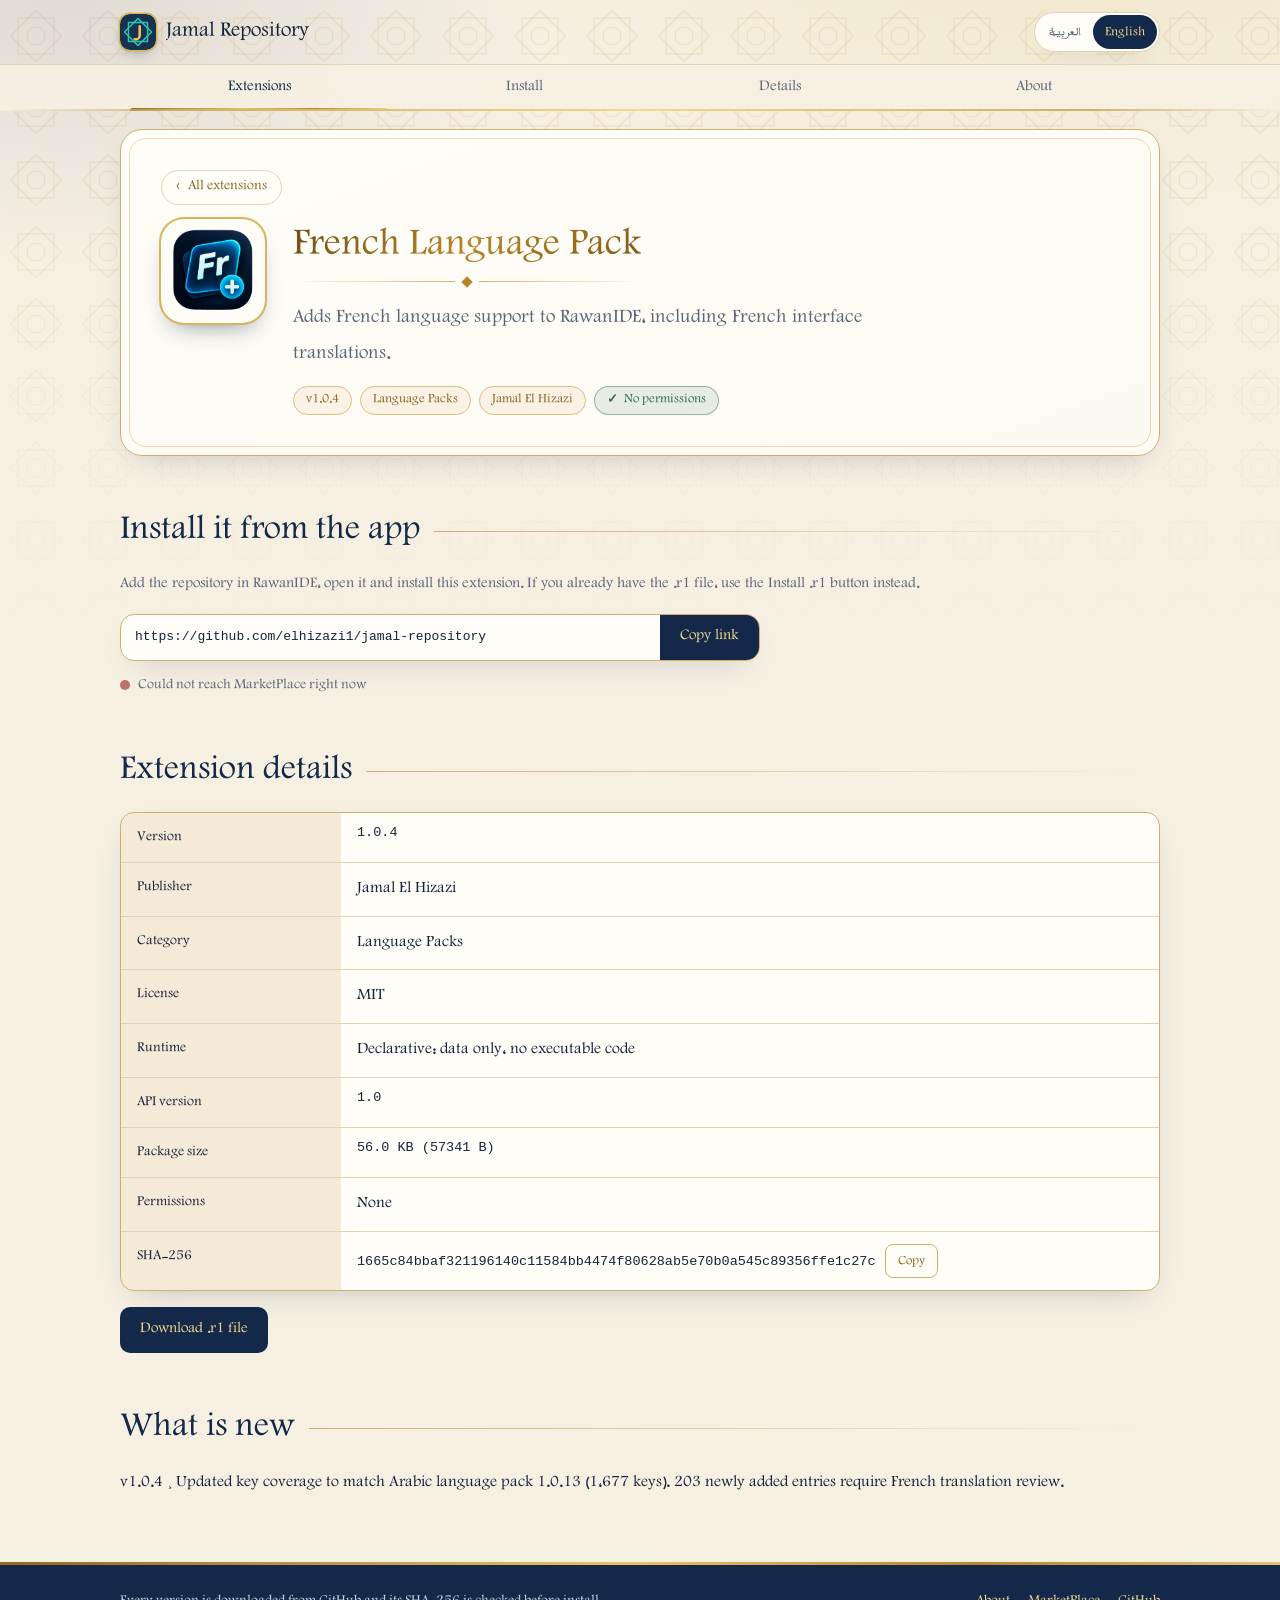
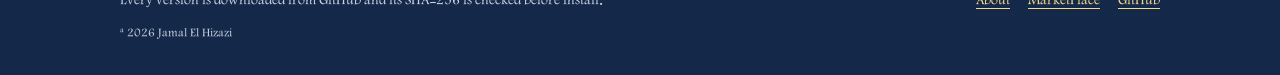
<file: extensions/me.elhizazi.jamal.github.repository.language.french/1.0.4/index.html>
<!doctype html>
<html lang="ar" dir="rtl">
<head>
<meta charset="utf-8">
<meta name="viewport" content="width=device-width, initial-scale=1">
<title>حزمة اللغة الفرنسية</title>
<meta name="description" content="Adds French language support to RawanIDE, including French interface translations.">
<meta name="color-scheme" content="light dark">
<link rel="icon" href="french-language.webp" type="image/webp">
<link rel="stylesheet" href="../../../assets/site.css">
<script src="../../../assets/site.js" defer></script>
<script src="../../../assets/extras.js" defer></script>
</head>
<body data-page="ext" data-root="../../../">
<header class="bar">
  <div class="wrap bar-in">
    <a class="brand" href="../../../"><img src="../../../icon.svg" alt="" width="36" height="36"><span data-i18n="brand">مستودع جمال</span></a>
    <div class="langs" data-langs role="group" aria-label="Language"></div>
  </div>
</header>
<nav class="nav" aria-label="Main">
  <div class="wrap nav-in">
    <a href="../../../#extensions" data-i18n="nav_ext" aria-current="true">الإضافات</a>
    <a href="../../../#how" data-i18n="nav_how">التثبيت</a>
    <a href="../../../#details" data-i18n="nav_details">التفاصيل</a>
    <a href="../../../about/" data-i18n="nav_about">عن المطوّر</a>
  </div>
</nav>
<div class="wrap">
  <main>
    <div class="hero">
      <a class="crumb" href="../../../#extensions"><span class="arrow" aria-hidden="true">&#8249;</span><span data-i18n="back">كل الإضافات</span></a>
      <div class="hero-media"><img src="french-language.webp" alt="" width="104" height="104"></div>
      <div class="hero-id">
        <h1 data-ext-name>حزمة اللغة الفرنسية</h1>
        <div class="orn" aria-hidden="true"><i></i></div>
      </div>
      <p class="lead" data-ext-desc></p>
      <div class="hero-extra"><div class="meta" data-ext-meta></div></div>
    </div>

    <section id="install" aria-labelledby="inst-h">
      <h2 id="inst-h" data-i18n="e_install_title">ثبّتها من التطبيق</h2>
      <p class="hint" data-i18n="e_install_lead"></p>
      <div class="address">
        <div class="address-field" data-repo-url tabindex="0"></div>
        <button class="btn" type="button" data-copy-main>نسخ الرابط</button>
      </div>
      <p class="status" data-status data-state="checking" role="status">…</p>
    </section>

    <section id="ext-details" aria-labelledby="det-h">
      <h2 id="det-h" data-i18n="e_details">تفاصيل الإضافة</h2>
      <dl class="facts" data-facts></dl>
      <p><a class="btn" data-download href="#">تنزيل ملف .r1</a></p>
    </section>

    <section id="changelog" aria-labelledby="log-h">
      <h2 id="log-h" data-i18n="e_changelog">ما الجديد</h2>
      <p>v1.0.4 &middot; <span data-changelog></span></p>
    </section>
  </main>
</div>

<footer>
  <div class="wrap foot">
    <span data-i18n="foot_note">كل إصدار يُنزَّل من GitHub ويُتحقَّق من SHA-256 قبل التثبيت.</span>
    <span class="links">
      <a href="../../../about/" data-i18n="nav_about">عن المطوّر</a>
      <a href="https://rawanide.elhizazi.me/repositories" rel="noopener" data-i18n="foot_market">MarketPlace</a>
      <a href="https://github.com/elhizazi1" rel="noopener">GitHub</a>
    </span>
    <small>© 2026 Jamal El Hizazi</small>
  </div>
</footer>
<!--DATA--><script type="application/json" id="data">{"repository":{"protocol":"1.0","id":"me.elhizazi.jamal.github.repository","name":"Jamal El Hizazi Repository","publisher":"Jamal El Hizazi","description":"Extensions for RawanIDE by Jamal El Hizazi.","homepageUrl":"https://elhizazi1.github.io/jamal-repository/","repositoryUrl":"https://github.com/elhizazi1/jamal-repository","icon":"https://raw.githubusercontent.com/elhizazi1/jamal-repository/main/icon.svg","verification":"rwm-JESA_3A_atXAHX9HX52WhoH6","i18n":{"ar":{"name":"مستودع جمال الحزازي","description":"إضافات لـ RawanIDE من تطوير جمال الحزازي."},"en":{"name":"Jamal El Hizazi Repository","description":"Extensions for RawanIDE by Jamal El Hizazi."},"zh-CN":{"name":"Jamal El Hizazi 扩展仓库","description":"Jamal El Hizazi 为 RawanIDE 开发的扩展。"},"zh-TW":{"name":"Jamal El Hizazi 擴充功能倉庫","description":"Jamal El Hizazi 為 RawanIDE 開發的擴充功能。"}},"extensions":[{"id":"me.elhizazi.jamal.github.repository.language.french","name":"French Language Pack","version":"1.0.4","publisher":"Jamal El Hizazi","description":"French interface language pack for RawanIDE. Provides French UI strings.","category":"Language Packs","icon":"https://raw.githubusercontent.com/elhizazi1/jamal-repository/main/extensions/me.elhizazi.jamal.github.repository.language.french/1.0.4/french-language.webp","apiVersion":"1.0","runtime":"declarative","permissions":[],"sizeBytes":57716,"sha256":"c2f1b17bc71cb374579ac978a3cc09d40a4b104897d55e389b1a64e4bdd6bd60","downloadUrl":"https://raw.githubusercontent.com/elhizazi1/jamal-repository/main/extensions/me.elhizazi.jamal.github.repository.language.french/1.0.4/me.elhizazi.jamal.github.repository.language.french-1.0.4.r1","homepageUrl":"https://elhizazi1.github.io/jamal-repository/extensions/me.elhizazi.jamal.github.repository.language.french/1.0.4/","documentationUrl":"https://elhizazi1.github.io/jamal-repository/extensions/me.elhizazi.jamal.github.repository.language.french/1.0.4/","tags":["language-pack","french"],"changelog":"Updated key coverage to match Arabic language pack 1.0.13 (1,677 keys). 203 newly added entries require French translation review.","i18n":{"en":{"name":"French Language Pack","description":"Adds French language support to RawanIDE, including French interface translations."},"ar":{"name":"حزمة اللغة الفرنسية","description":"تضيف دعم اللغة الفرنسية إلى RawanIDE، وتشمل ترجمة كاملة لواجهة المستخدم."},"fr":{"name":"Pack de langue française","description":"Ajoute la prise en charge de la langue française à RawanIDE, y compris la traduction de l'interface."}},"license":"MIT"},{"id":"me.elhizazi.jamal.github.repository.language.french","name":"French Language Pack","version":"1.0.3","publisher":"Jamal El Hizazi","description":"French interface language pack for RawanIDE. Provides French UI strings.","category":"Language Packs","icon":"https://raw.githubusercontent.com/elhizazi1/jamal-repository/main/extensions/me.elhizazi.jamal.github.repository.language.french/1.0.3/french-language.webp","apiVersion":"1.0","runtime":"declarative","permissions":[],"sizeBytes":51118,"sha256":"8d96ebf48cab43729857f6c1481a118d358652b920c33dad74ba4975d328eeda","downloadUrl":"https://raw.githubusercontent.com/elhizazi1/jamal-repository/main/extensions/me.elhizazi.jamal.github.repository.language.french/1.0.3/me.elhizazi.jamal.github.repository.language.french-1.0.3.r1","homepageUrl":"https://elhizazi1.github.io/jamal-repository/extensions/me.elhizazi.jamal.github.repository.language.french/1.0.3/","documentationUrl":"https://elhizazi1.github.io/jamal-repository/extensions/me.elhizazi.jamal.github.repository.language.french/1.0.3/","tags":["language-pack","french"],"changelog":"Updated French translations to match Arabic 1.0.12: 122 new UI keys, 1474 total.","i18n":{"en":{"name":"French Language Pack","description":"Adds French language support to RawanIDE, including French interface translations."},"ar":{"name":"حزمة اللغة الفرنسية","description":"تضيف دعم اللغة الفرنسية إلى RawanIDE، وتشمل ترجمة كاملة لواجهة المستخدم."},"fr":{"name":"Pack de langue française","description":"Ajoute la prise en charge de la langue française à RawanIDE, y compris la traduction de l'interface."}},"license":"MIT"},{"id":"me.elhizazi.jamal.github.repository.language.french","name":"French Language Pack","version":"1.0.2","publisher":"Jamal El Hizazi","description":"French interface language pack for RawanIDE. Provides French UI strings.","category":"Language Packs","icon":"https://raw.githubusercontent.com/elhizazi1/jamal-repository/main/extensions/me.elhizazi.jamal.github.repository.language.french/1.0.2/french-language.webp","apiVersion":"1.0","runtime":"declarative","permissions":[],"sizeBytes":48935,"sha256":"73bc6528d62cb097e84de89d684f1f9da6f179631f1df521fc6b3f68f8a2ac87","downloadUrl":"https://raw.githubusercontent.com/elhizazi1/jamal-repository/main/extensions/me.elhizazi.jamal.github.repository.language.french/1.0.2/me.elhizazi.jamal.github.repository.language.french-1.0.2.r1","homepageUrl":"https://elhizazi1.github.io/jamal-repository/extensions/me.elhizazi.jamal.github.repository.language.french/1.0.2/","documentationUrl":"https://elhizazi1.github.io/jamal-repository/extensions/me.elhizazi.jamal.github.repository.language.french/1.0.2/","tags":["language-pack","french"],"changelog":"Initial release of the French language pack.","i18n":{"en":{"name":"French Language Pack","description":"Adds French language support to RawanIDE, including French interface translations."},"ar":{"name":"حزمة اللغة الفرنسية","description":"تضيف دعم اللغة الفرنسية إلى RawanIDE، وتشمل ترجمة كاملة لواجهة المستخدم."},"fr":{"name":"Pack de langue française","description":"Ajoute la prise en charge de la langue française à RawanIDE, y compris la traduction de l'interface."}},"license":"MIT"},{"id":"me.elhizazi.jamal.github.repository.language.french","name":"French Language Pack","version":"1.0.1","publisher":"Jamal El Hizazi","description":"French interface language pack for RawanIDE. Provides French UI strings.","category":"Language Packs","icon":"https://raw.githubusercontent.com/elhizazi1/jamal-repository/main/extensions/me.elhizazi.jamal.github.repository.language.french/1.0.1/french-language.webp","apiVersion":"1.0","runtime":"declarative","permissions":[],"sizeBytes":48856,"sha256":"a94781276d6f744c2116f247a615334e010484c51ec75ef424cbf396a56e475f","downloadUrl":"https://raw.githubusercontent.com/elhizazi1/jamal-repository/main/extensions/me.elhizazi.jamal.github.repository.language.french/1.0.1/me.elhizazi.jamal.github.repository.language.french-1.0.1.r1","homepageUrl":"https://elhizazi1.github.io/jamal-repository/extensions/me.elhizazi.jamal.github.repository.language.french/1.0.1/","documentationUrl":"https://elhizazi1.github.io/jamal-repository/extensions/me.elhizazi.jamal.github.repository.language.french/1.0.1/","tags":["language-pack","french"],"changelog":"Initial release of the French language pack.","i18n":{"en":{"name":"French Language Pack","description":"Adds French language support to RawanIDE, including French interface translations."},"ar":{"name":"حزمة اللغة الفرنسية","description":"تضيف دعم اللغة الفرنسية إلى RawanIDE، وتشمل ترجمة كاملة لواجهة المستخدم."},"fr":{"name":"Pack de langue française","description":"Ajoute la prise en charge de la langue française à RawanIDE, y compris la traduction de l'interface."}},"license":"MIT"},{"id":"me.elhizazi.jamal.github.repository.language.french","name":"French Language Pack","version":"1.0.0","publisher":"Jamal El Hizazi","description":"French interface language pack for RawanIDE. Provides French UI strings.","category":"Language Packs","icon":"https://raw.githubusercontent.com/elhizazi1/jamal-repository/main/extensions/me.elhizazi.jamal.github.repository.language.french/1.0.0/french-language.webp","apiVersion":"1.0","runtime":"declarative","permissions":[],"sizeBytes":48666,"sha256":"2f513e5b9b23acaeafe5639cd33b73069ed3e005d0228362bf16907a8c696561","downloadUrl":"https://raw.githubusercontent.com/elhizazi1/jamal-repository/main/extensions/me.elhizazi.jamal.github.repository.language.french/1.0.0/me.elhizazi.jamal.github.repository.language.french-1.0.0.r1","homepageUrl":"https://elhizazi1.github.io/jamal-repository/extensions/me.elhizazi.jamal.github.repository.language.french/1.0.0/","documentationUrl":"https://elhizazi1.github.io/jamal-repository/extensions/me.elhizazi.jamal.github.repository.language.french/1.0.0/","tags":["language-pack","french"],"changelog":"Initial release of the French language pack.","i18n":{"en":{"name":"French Language Pack","description":"Adds French language support to RawanIDE, including French interface translations."},"ar":{"name":"حزمة اللغة الفرنسية","description":"تضيف دعم اللغة الفرنسية إلى RawanIDE، وتشمل ترجمة كاملة لواجهة المستخدم."},"fr":{"name":"Pack de langue française","description":"Ajoute la prise en charge de la langue française à RawanIDE, y compris la traduction de l'interface."}},"license":"MIT"},{"id":"me.elhizazi.jamal.github.repository.translate-selection","name":"Translate Selection","version":"1.0.1","publisher":"Jamal El Hizazi","description":"Translate selected editor text in a bottom sheet, then copy or safely replace the original selection.","category":"Productivity","icon":"https://raw.githubusercontent.com/elhizazi1/jamal-repository/main/extensions/me.elhizazi.jamal.github.repository.translate-selection/1.0.1/icon.webp","apiVersion":"1.0","runtime":"hosted-js","permissions":["EDITOR_WRITE","NETWORK_ACCESS"],"sizeBytes":21029,"sha256":"d09fae5e1cabf9f48bd1f3fe53cbccac8c3272e2dbcc5d6680dec8b7172f0d9c","downloadUrl":"https://raw.githubusercontent.com/elhizazi1/jamal-repository/main/extensions/me.elhizazi.jamal.github.repository.translate-selection/1.0.1/me.elhizazi.jamal.github.repository.translate-selection-1.0.1.r1","homepageUrl":"https://elhizazi1.github.io/jamal-repository/extensions/me.elhizazi.jamal.github.repository.translate-selection/1.0.1/","documentationUrl":"https://elhizazi1.github.io/jamal-repository/extensions/me.elhizazi.jamal.github.repository.translate-selection/1.0.1/","tags":["translate","translation","editor"],"changelog":"The selection toolbar icon is drawn larger and the command no longer appears in the commands list: use the toolbar icon.","i18n":{"en":{"name":"Translate Selection","description":"Translate selected editor text in a bottom sheet, then copy it or safely replace the original selection."},"ar":{"name":"ترجمة النص المحدد","description":"ترجم النص المحدد في المحرر داخل نافذة سفلية، ثم انسخه أو استبدل النص الأصلي."}},"license":"MIT","screenshots":[{"url":"https://raw.githubusercontent.com/elhizazi1/jamal-repository/main/extensions/me.elhizazi.jamal.github.repository.translate-selection/screenshots/01.PNG","caption":{"en":"Select the text you want to translate","ar":"حدّد النص الذي تريد ترجمته"}},{"url":"https://raw.githubusercontent.com/elhizazi1/jamal-repository/main/extensions/me.elhizazi.jamal.github.repository.translate-selection/screenshots/02.PNG","caption":{"en":"Tap the translate icon in the selection bar","ar":"اضغط أيقونة الترجمة في شريط التحديد"}},{"url":"https://raw.githubusercontent.com/elhizazi1/jamal-repository/main/extensions/me.elhizazi.jamal.github.repository.translate-selection/screenshots/03.PNG","caption":{"en":"Choose the target language and translate","ar":"اختر لغة الهدف ثم ترجم"}},{"url":"https://raw.githubusercontent.com/elhizazi1/jamal-repository/main/extensions/me.elhizazi.jamal.github.repository.translate-selection/screenshots/04.PNG","caption":{"en":"Copy the result or replace the selection","ar":"انسخ النتيجة أو استبدل التحديد"}},{"url":"https://raw.githubusercontent.com/elhizazi1/jamal-repository/main/extensions/me.elhizazi.jamal.github.repository.translate-selection/screenshots/05.PNG","caption":{"en":"The original selection replaced by the translation","ar":"التحديد الأصلي بعد استبداله بالترجمة"}}]},{"id":"me.elhizazi.jamal.github.repository.translate-selection","name":"Translate Selection","version":"1.0.0","publisher":"Jamal El Hizazi","description":"Translate selected editor text in a bottom sheet, then copy or safely replace the original selection.","category":"Productivity","icon":"https://raw.githubusercontent.com/elhizazi1/jamal-repository/main/extensions/me.elhizazi.jamal.github.repository.translate-selection/1.0.0/icon.webp","apiVersion":"1.0","runtime":"hosted-js","permissions":["EDITOR_WRITE","NETWORK_ACCESS"],"sizeBytes":21027,"sha256":"47d94b6e09e8cb1642aaa0609cafebfe9a111b99640bc855532237ee01b56c1c","downloadUrl":"https://raw.githubusercontent.com/elhizazi1/jamal-repository/main/extensions/me.elhizazi.jamal.github.repository.translate-selection/1.0.0/me.elhizazi.jamal.github.repository.translate-selection-1.0.0.r1","homepageUrl":"https://elhizazi1.github.io/jamal-repository/extensions/me.elhizazi.jamal.github.repository.translate-selection/1.0.0/","documentationUrl":"https://elhizazi1.github.io/jamal-repository/extensions/me.elhizazi.jamal.github.repository.translate-selection/1.0.0/","tags":["translate","translation","editor"],"changelog":"Initial release: translate the selected text in a bottom sheet, then copy it or safely replace the original selection.","i18n":{"en":{"name":"Translate Selection","description":"Translate selected editor text in a bottom sheet, then copy it or safely replace the original selection."},"ar":{"name":"ترجمة النص المحدد","description":"ترجم النص المحدد في المحرر داخل نافذة سفلية، ثم انسخه أو استبدل النص الأصلي."}},"license":"MIT"}]},"extension":{"id":"me.elhizazi.jamal.github.repository.language.french","name":"French Language Pack","version":"1.0.4","publisher":"Jamal El Hizazi","category":"Language Packs","i18n":{"en":{"name":"French Language Pack","description":"Adds French language support to RawanIDE, including French interface translations."},"ar":{"name":"حزمة اللغة الفرنسية","description":"تضيف دعم اللغة الفرنسية إلى RawanIDE، وتشمل ترجمة كاملة لواجهة المستخدم."},"fr":{"name":"Pack de langue française","description":"Ajoute la prise en charge de la langue française à RawanIDE, y compris la traduction de l'interface."}},"runtime":"declarative","apiVersion":"1.0","permissions":[],"package":{"file":"me.elhizazi.jamal.github.repository.language.french-1.0.4.r1","sizeBytes":57716,"sha256":"c2f1b17bc71cb374579ac978a3cc09d40a4b104897d55e389b1a64e4bdd6bd60","downloadUrl":"https://raw.githubusercontent.com/elhizazi1/jamal-repository/main/extensions/me.elhizazi.jamal.github.repository.language.french/1.0.4/me.elhizazi.jamal.github.repository.language.french-1.0.4.r1"},"changelog":{"en":"Updated key coverage to match Arabic language pack 1.0.13 (1,677 keys). 203 newly added entries require French translation review.","ar":"تحديث تغطية المفاتيح وفق العربية 1.0.13 (1677 مفتاحًا). تحتاج 203 عبارات مضافة إلى مراجعة ترجمتها الفرنسية.","fr":"Mise à jour des clés selon le pack arabe 1.0.13 (1 677 clés). Les 203 nouvelles chaînes nécessitent une révision de traduction en français."},"license":"MIT"}}</script><!--/DATA-->
</body>
</html>
</file>
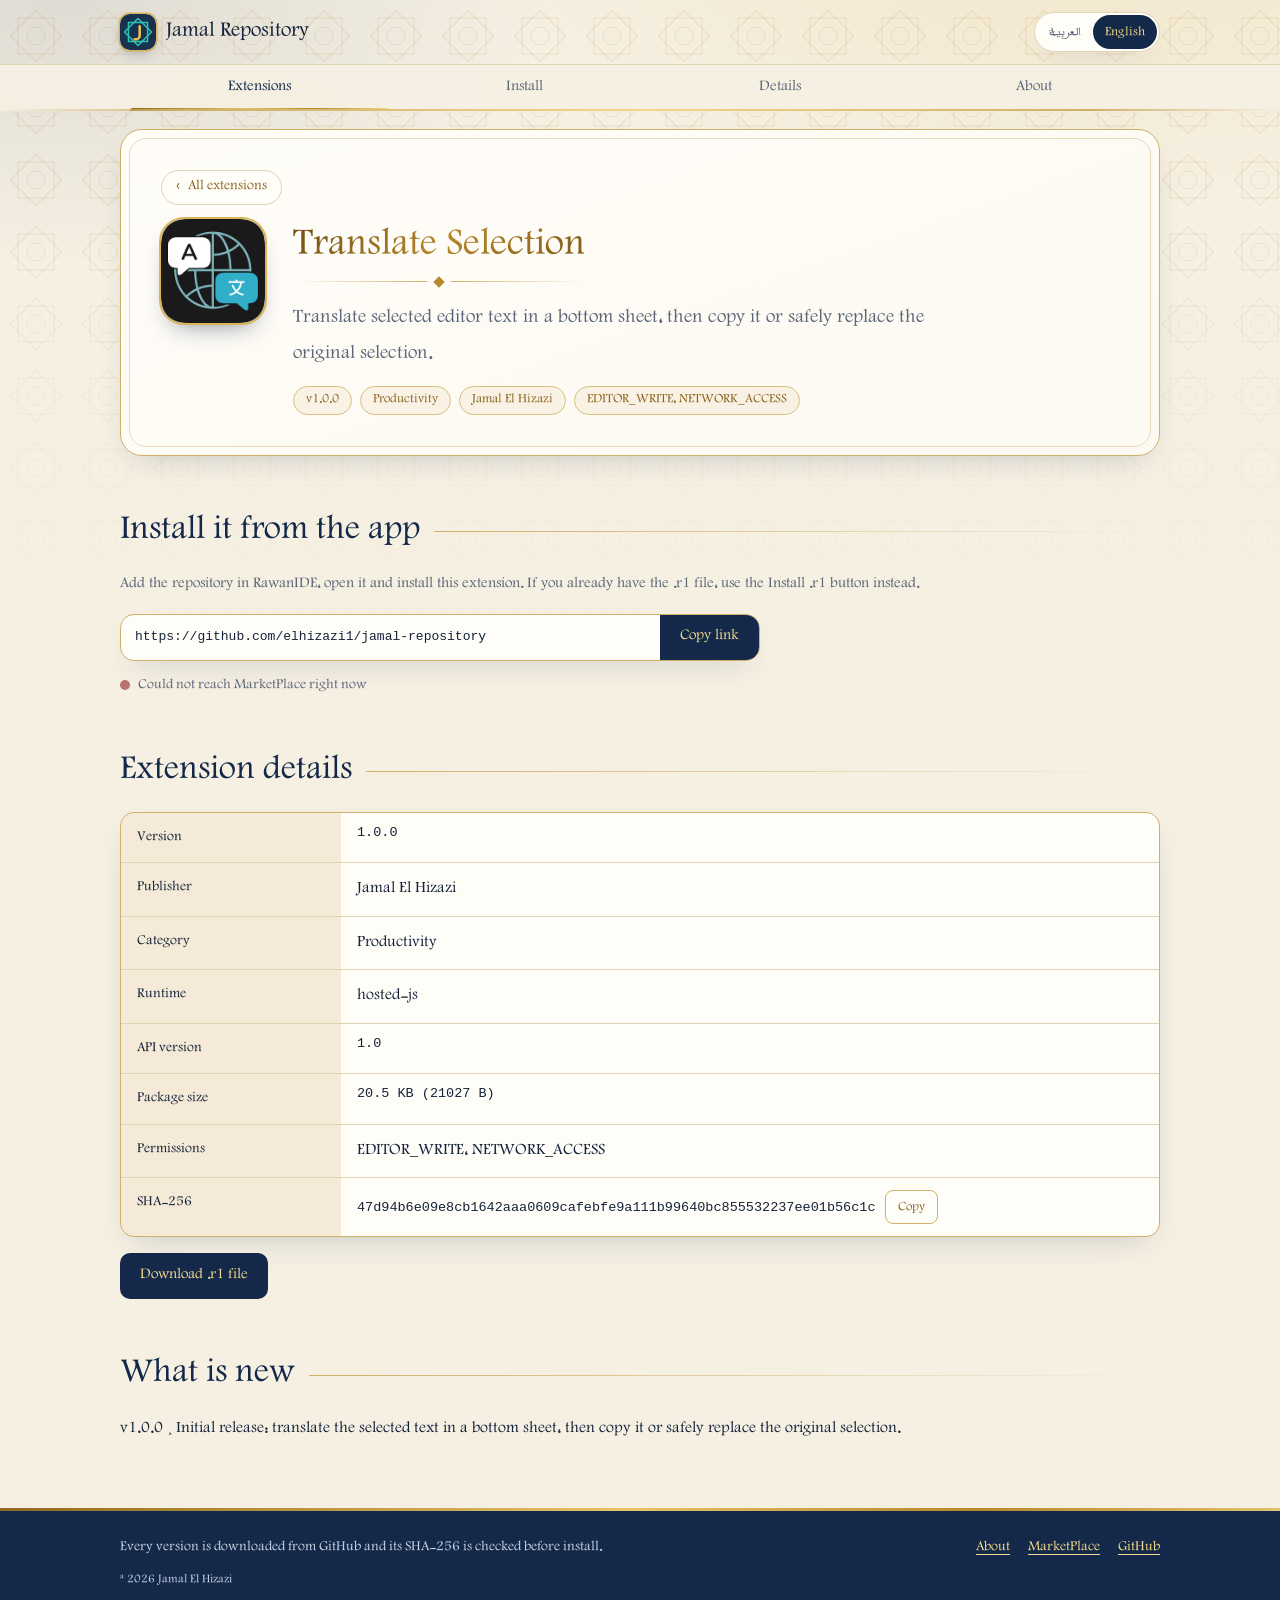
<file: extensions/me.elhizazi.jamal.github.repository.translate-selection/1.0.0/index.html>
<!doctype html>
<html lang="ar" dir="rtl">
<head>
<meta charset="utf-8">
<meta name="viewport" content="width=device-width, initial-scale=1">
<title>ترجمة النص المحدد</title>
<meta name="description" content="Translate selected editor text in a bottom sheet, then copy it or safely replace the original selection.">
<meta name="color-scheme" content="light dark">
<link rel="icon" href="icon.webp" type="image/webp">
<link rel="stylesheet" href="../../../assets/site.css">
<script src="../../../assets/site.js" defer></script>
<script src="../../../assets/extras.js" defer></script>
</head>
<body data-page="ext" data-root="../../../">
<header class="bar">
  <div class="wrap bar-in">
    <a class="brand" href="../../../"><img src="../../../icon.svg" alt="" width="36" height="36"><span data-i18n="brand">مستودع جمال</span></a>
    <div class="langs" data-langs role="group" aria-label="Language"></div>
  </div>
</header>
<nav class="nav" aria-label="Main">
  <div class="wrap nav-in">
    <a href="../../../#extensions" data-i18n="nav_ext" aria-current="true">الإضافات</a>
    <a href="../../../#how" data-i18n="nav_how">التثبيت</a>
    <a href="../../../#details" data-i18n="nav_details">التفاصيل</a>
    <a href="../../../about/" data-i18n="nav_about">عن المطوّر</a>
  </div>
</nav>
<div class="wrap">
  <main>
    <div class="hero">
      <a class="crumb" href="../../../#extensions"><span class="arrow" aria-hidden="true">&#8249;</span><span data-i18n="back">كل الإضافات</span></a>
      <div class="hero-media"><img src="icon.webp" alt="" width="104" height="104"></div>
      <div class="hero-id">
        <h1 data-ext-name>ترجمة النص المحدد</h1>
        <div class="orn" aria-hidden="true"><i></i></div>
      </div>
      <p class="lead" data-ext-desc></p>
      <div class="hero-extra"><div class="meta" data-ext-meta></div></div>
    </div>

    <section id="install" aria-labelledby="inst-h">
      <h2 id="inst-h" data-i18n="e_install_title">ثبّتها من التطبيق</h2>
      <p class="hint" data-i18n="e_install_lead"></p>
      <div class="address">
        <div class="address-field" data-repo-url tabindex="0"></div>
        <button class="btn" type="button" data-copy-main>نسخ الرابط</button>
      </div>
      <p class="status" data-status data-state="checking" role="status">…</p>
    </section>

    <section id="ext-details" aria-labelledby="det-h">
      <h2 id="det-h" data-i18n="e_details">تفاصيل الإضافة</h2>
      <dl class="facts" data-facts></dl>
      <p><a class="btn" data-download href="#">تنزيل ملف .r1</a></p>
    </section>

    <section id="changelog" aria-labelledby="log-h">
      <h2 id="log-h" data-i18n="e_changelog">ما الجديد</h2>
      <p>v1.0.0 &middot; <span data-changelog></span></p>
    </section>
  </main>
</div>

<footer>
  <div class="wrap foot">
    <span data-i18n="foot_note">كل إصدار يُنزَّل من GitHub ويُتحقَّق من SHA-256 قبل التثبيت.</span>
    <span class="links">
      <a href="../../../about/" data-i18n="nav_about">عن المطوّر</a>
      <a href="https://rawanide.elhizazi.me/repositories" rel="noopener" data-i18n="foot_market">MarketPlace</a>
      <a href="https://github.com/elhizazi1" rel="noopener">GitHub</a>
    </span>
    <small>© 2026 Jamal El Hizazi</small>
  </div>
</footer>
<!--DATA--><script type="application/json" id="data">{"repository":{"protocol":"1.0","id":"me.elhizazi.jamal.github.repository","name":"Jamal El Hizazi Repository","publisher":"Jamal El Hizazi","description":"Extensions for RawanIDE by Jamal El Hizazi.","homepageUrl":"https://elhizazi1.github.io/jamal-repository/","repositoryUrl":"https://github.com/elhizazi1/jamal-repository","icon":"https://raw.githubusercontent.com/elhizazi1/jamal-repository/main/icon.svg","verification":"rwm-JESA_3A_atXAHX9HX52WhoH6","i18n":{"ar":{"name":"مستودع جمال الحزازي","description":"إضافات لـ RawanIDE من تطوير جمال الحزازي."},"en":{"name":"Jamal El Hizazi Repository","description":"Extensions for RawanIDE by Jamal El Hizazi."},"zh-CN":{"name":"Jamal El Hizazi 扩展仓库","description":"Jamal El Hizazi 为 RawanIDE 开发的扩展。"},"zh-TW":{"name":"Jamal El Hizazi 擴充功能倉庫","description":"Jamal El Hizazi 為 RawanIDE 開發的擴充功能。"}},"extensions":[{"id":"me.elhizazi.jamal.github.repository.language.french","name":"French Language Pack","version":"1.0.1","publisher":"Jamal El Hizazi","description":"French interface language pack for RawanIDE. Provides French UI strings.","category":"Language Packs","icon":"https://raw.githubusercontent.com/elhizazi1/jamal-repository/main/extensions/me.elhizazi.jamal.github.repository.language.french/1.0.1/french-language.webp","apiVersion":"1.0","runtime":"declarative","permissions":[],"sizeBytes":48856,"sha256":"a94781276d6f744c2116f247a615334e010484c51ec75ef424cbf396a56e475f","downloadUrl":"https://raw.githubusercontent.com/elhizazi1/jamal-repository/main/extensions/me.elhizazi.jamal.github.repository.language.french/1.0.1/me.elhizazi.jamal.github.repository.language.french-1.0.1.r1","homepageUrl":"https://elhizazi1.github.io/jamal-repository/extensions/me.elhizazi.jamal.github.repository.language.french/1.0.1/","documentationUrl":"https://elhizazi1.github.io/jamal-repository/extensions/me.elhizazi.jamal.github.repository.language.french/1.0.1/","tags":["language-pack","french"],"changelog":"Initial release of the French language pack.","i18n":{"en":{"name":"French Language Pack","description":"Adds French language support to RawanIDE, including French interface translations."},"ar":{"name":"حزمة اللغة الفرنسية","description":"تضيف دعم اللغة الفرنسية إلى RawanIDE، وتشمل ترجمة كاملة لواجهة المستخدم."},"fr":{"name":"Pack de langue française","description":"Ajoute la prise en charge de la langue française à RawanIDE, y compris la traduction de l'interface."}}},{"id":"me.elhizazi.jamal.github.repository.translate-selection","name":"Translate Selection","version":"1.0.0","publisher":"Jamal El Hizazi","description":"Translate selected editor text in a bottom sheet, then copy or safely replace the original selection.","category":"Productivity","icon":"https://raw.githubusercontent.com/elhizazi1/jamal-repository/main/extensions/me.elhizazi.jamal.github.repository.translate-selection/1.0.0/icon.webp","apiVersion":"1.0","runtime":"hosted-js","permissions":["EDITOR_WRITE","NETWORK_ACCESS"],"sizeBytes":21027,"sha256":"47d94b6e09e8cb1642aaa0609cafebfe9a111b99640bc855532237ee01b56c1c","downloadUrl":"https://raw.githubusercontent.com/elhizazi1/jamal-repository/main/extensions/me.elhizazi.jamal.github.repository.translate-selection/1.0.0/me.elhizazi.jamal.github.repository.translate-selection-1.0.0.r1","homepageUrl":"https://elhizazi1.github.io/jamal-repository/extensions/me.elhizazi.jamal.github.repository.translate-selection/1.0.0/","documentationUrl":"https://elhizazi1.github.io/jamal-repository/extensions/me.elhizazi.jamal.github.repository.translate-selection/1.0.0/","tags":["translate","translation","editor"],"changelog":"Initial release: translate the selected text in a bottom sheet, then copy it or safely replace the original selection.","i18n":{"en":{"name":"Translate Selection","description":"Translate selected editor text in a bottom sheet, then copy it or safely replace the original selection."},"ar":{"name":"ترجمة النص المحدد","description":"ترجم النص المحدد في المحرر داخل نافذة سفلية، ثم انسخه أو استبدل النص الأصلي."}}}]},"extension":{"id":"me.elhizazi.jamal.github.repository.translate-selection","name":"Translate Selection","version":"1.0.0","publisher":"Jamal El Hizazi","category":"Productivity","i18n":{"en":{"name":"Translate Selection","description":"Translate selected editor text in a bottom sheet, then copy it or safely replace the original selection."},"ar":{"name":"ترجمة النص المحدد","description":"ترجم النص المحدد في المحرر داخل نافذة سفلية، ثم انسخه أو استبدل النص الأصلي."}},"runtime":"hosted-js","apiVersion":"1.0","permissions":["EDITOR_WRITE","NETWORK_ACCESS"],"package":{"file":"me.elhizazi.jamal.github.repository.translate-selection-1.0.0.r1","sizeBytes":21027,"sha256":"47d94b6e09e8cb1642aaa0609cafebfe9a111b99640bc855532237ee01b56c1c","downloadUrl":"https://raw.githubusercontent.com/elhizazi1/jamal-repository/main/extensions/me.elhizazi.jamal.github.repository.translate-selection/1.0.0/me.elhizazi.jamal.github.repository.translate-selection-1.0.0.r1"},"changelog":{"en":"Initial release: translate the selected text in a bottom sheet, then copy it or safely replace the original selection.","ar":"الإصدار الأولي: ترجمة النص المحدد في نافذة سفلية، ثم نسخه أو استبدال التحديد الأصلي بأمان."},"commands":[{"id":"translate-selection.open","title":"Translate / ترجمة","languages":["*"]}]}}</script><!--/DATA-->
</body>
</html>
</file>
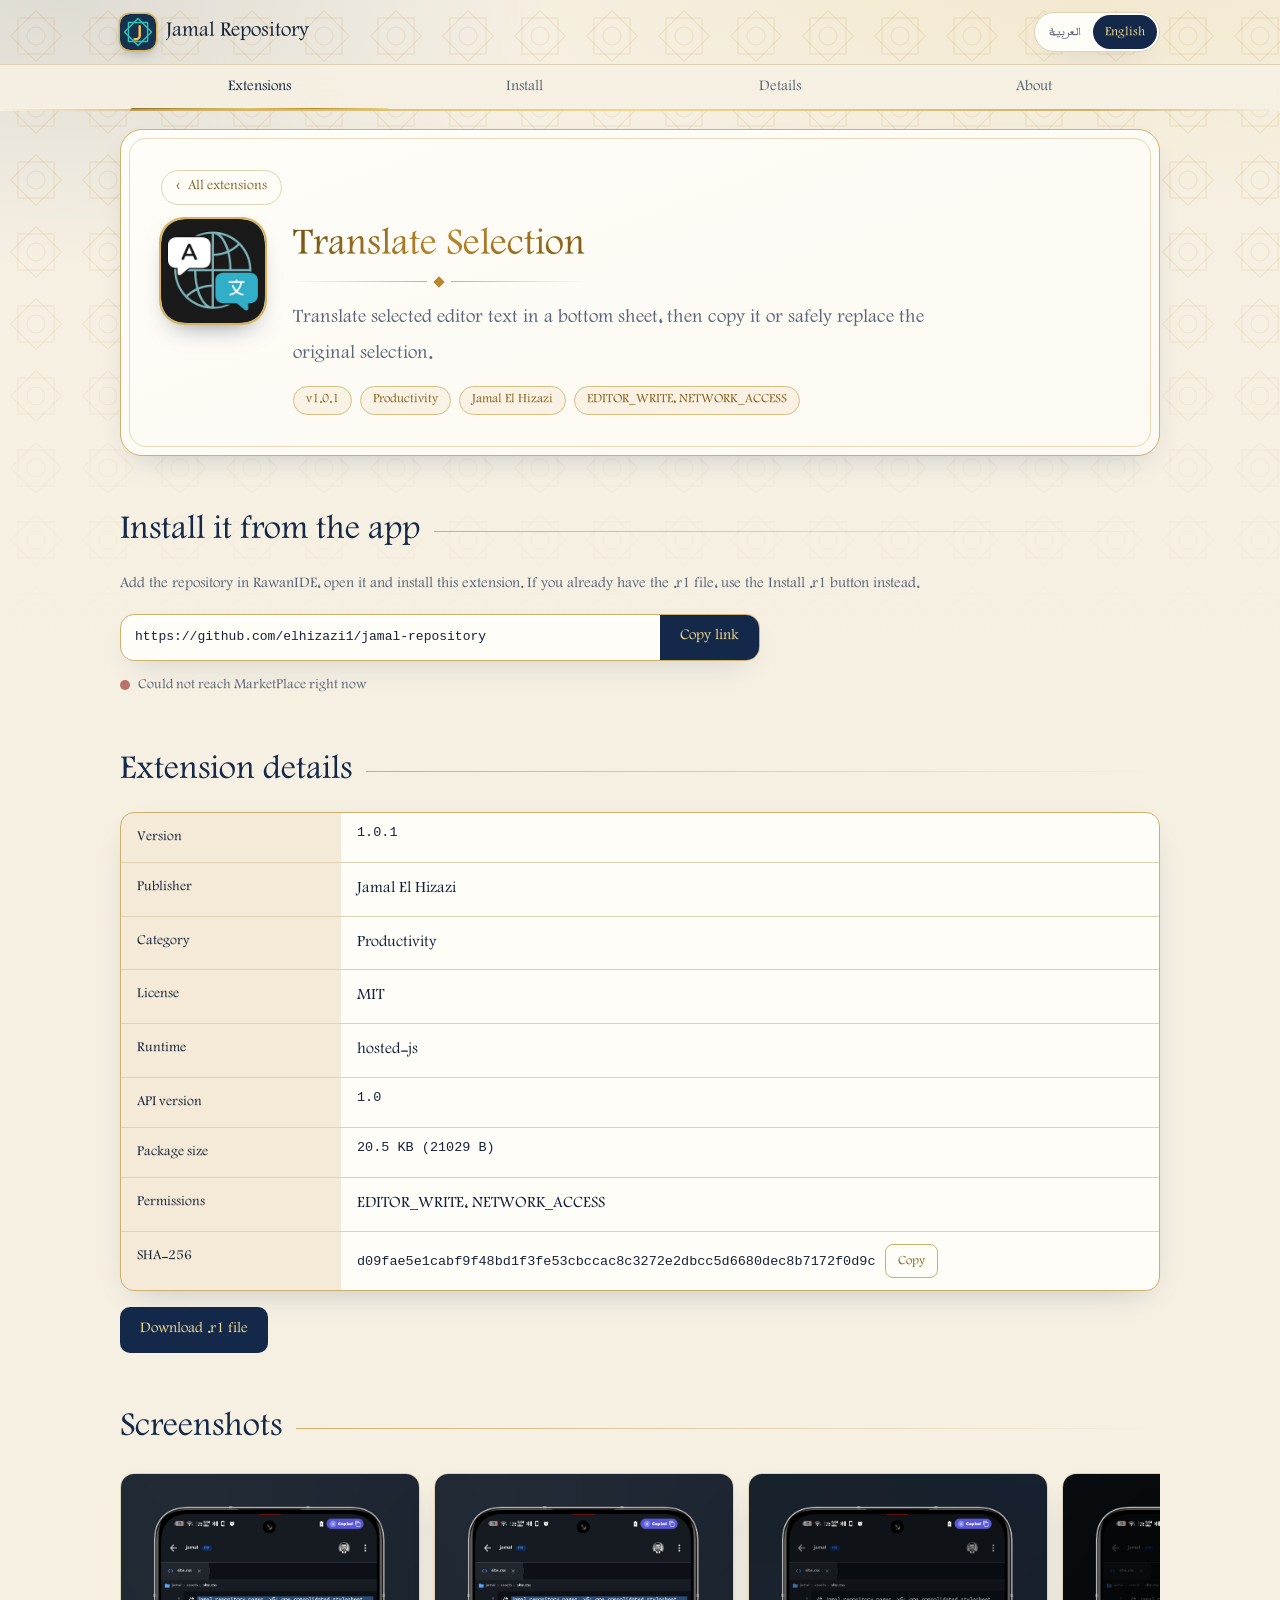
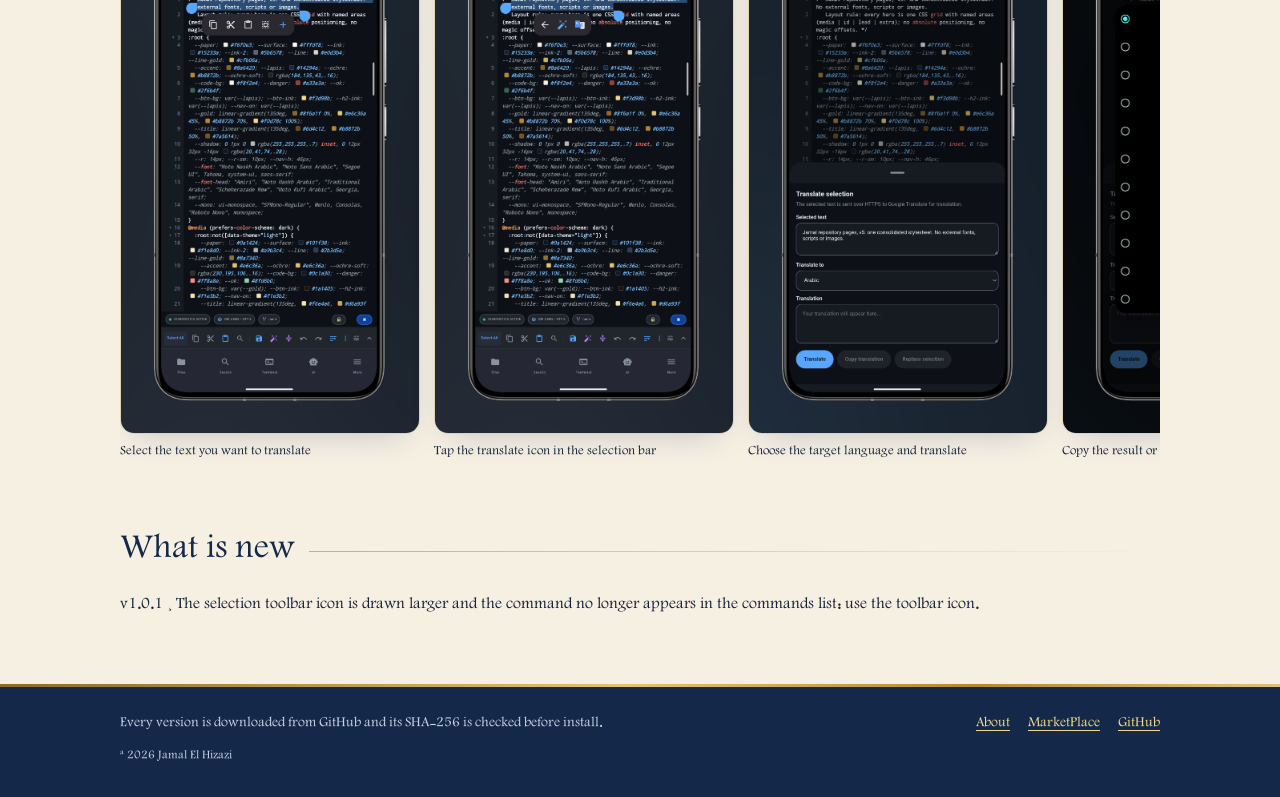
<file: extensions/me.elhizazi.jamal.github.repository.translate-selection/1.0.1/index.html>
<!doctype html>
<html lang="ar" dir="rtl">
<head>
<meta charset="utf-8">
<meta name="viewport" content="width=device-width, initial-scale=1">
<title>ترجمة النص المحدد</title>
<meta name="description" content="Translate selected editor text in a bottom sheet, then copy it or safely replace the original selection.">
<meta name="color-scheme" content="light dark">
<link rel="icon" href="icon.webp" type="image/webp">
<link rel="stylesheet" href="../../../assets/site.css">
<script src="../../../assets/site.js" defer></script>
<script src="../../../assets/extras.js" defer></script>
</head>
<body data-page="ext" data-root="../../../">
<header class="bar">
  <div class="wrap bar-in">
    <a class="brand" href="../../../"><img src="../../../icon.svg" alt="" width="36" height="36"><span data-i18n="brand">مستودع جمال</span></a>
    <div class="langs" data-langs role="group" aria-label="Language"></div>
  </div>
</header>
<nav class="nav" aria-label="Main">
  <div class="wrap nav-in">
    <a href="../../../#extensions" data-i18n="nav_ext" aria-current="true">الإضافات</a>
    <a href="../../../#how" data-i18n="nav_how">التثبيت</a>
    <a href="../../../#details" data-i18n="nav_details">التفاصيل</a>
    <a href="../../../about/" data-i18n="nav_about">عن المطوّر</a>
  </div>
</nav>
<div class="wrap">
  <main>
    <div class="hero">
      <a class="crumb" href="../../../#extensions"><span class="arrow" aria-hidden="true">&#8249;</span><span data-i18n="back">كل الإضافات</span></a>
      <div class="hero-media"><img src="icon.webp" alt="" width="104" height="104"></div>
      <div class="hero-id">
        <h1 data-ext-name>ترجمة النص المحدد</h1>
        <div class="orn" aria-hidden="true"><i></i></div>
      </div>
      <p class="lead" data-ext-desc></p>
      <div class="hero-extra"><div class="meta" data-ext-meta></div></div>
    </div>

    <section id="install" aria-labelledby="inst-h">
      <h2 id="inst-h" data-i18n="e_install_title">ثبّتها من التطبيق</h2>
      <p class="hint" data-i18n="e_install_lead"></p>
      <div class="address">
        <div class="address-field" data-repo-url tabindex="0"></div>
        <button class="btn" type="button" data-copy-main>نسخ الرابط</button>
      </div>
      <p class="status" data-status data-state="checking" role="status">…</p>
    </section>

    <section id="ext-details" aria-labelledby="det-h">
      <h2 id="det-h" data-i18n="e_details">تفاصيل الإضافة</h2>
      <dl class="facts" data-facts></dl>
      <p><a class="btn" data-download href="#">تنزيل ملف .r1</a></p>
    </section>

    <section id="changelog" aria-labelledby="log-h">
      <h2 id="log-h" data-i18n="e_changelog">ما الجديد</h2>
      <p>v1.0.1 &middot; <span data-changelog></span></p>
    </section>
  </main>
</div>

<footer>
  <div class="wrap foot">
    <span data-i18n="foot_note">كل إصدار يُنزَّل من GitHub ويُتحقَّق من SHA-256 قبل التثبيت.</span>
    <span class="links">
      <a href="../../../about/" data-i18n="nav_about">عن المطوّر</a>
      <a href="https://rawanide.elhizazi.me/repositories" rel="noopener" data-i18n="foot_market">MarketPlace</a>
      <a href="https://github.com/elhizazi1" rel="noopener">GitHub</a>
    </span>
    <small>© 2026 Jamal El Hizazi</small>
  </div>
</footer>
<!--DATA--><script type="application/json" id="data">{"repository":{"protocol":"1.0","id":"me.elhizazi.jamal.github.repository","name":"Jamal El Hizazi Repository","publisher":"Jamal El Hizazi","description":"Extensions for RawanIDE by Jamal El Hizazi.","homepageUrl":"https://elhizazi1.github.io/jamal-repository/","repositoryUrl":"https://github.com/elhizazi1/jamal-repository","icon":"https://raw.githubusercontent.com/elhizazi1/jamal-repository/main/icon.svg","verification":"rwm-JESA_3A_atXAHX9HX52WhoH6","i18n":{"ar":{"name":"مستودع جمال الحزازي","description":"إضافات لـ RawanIDE من تطوير جمال الحزازي."},"en":{"name":"Jamal El Hizazi Repository","description":"Extensions for RawanIDE by Jamal El Hizazi."},"zh-CN":{"name":"Jamal El Hizazi 扩展仓库","description":"Jamal El Hizazi 为 RawanIDE 开发的扩展。"},"zh-TW":{"name":"Jamal El Hizazi 擴充功能倉庫","description":"Jamal El Hizazi 為 RawanIDE 開發的擴充功能。"}},"extensions":[{"id":"me.elhizazi.jamal.github.repository.language.french","name":"French Language Pack","version":"1.0.4","publisher":"Jamal El Hizazi","description":"French interface language pack for RawanIDE. Provides French UI strings.","category":"Language Packs","icon":"https://raw.githubusercontent.com/elhizazi1/jamal-repository/main/extensions/me.elhizazi.jamal.github.repository.language.french/1.0.4/french-language.webp","apiVersion":"1.0","runtime":"declarative","permissions":[],"sizeBytes":57716,"sha256":"c2f1b17bc71cb374579ac978a3cc09d40a4b104897d55e389b1a64e4bdd6bd60","downloadUrl":"https://raw.githubusercontent.com/elhizazi1/jamal-repository/main/extensions/me.elhizazi.jamal.github.repository.language.french/1.0.4/me.elhizazi.jamal.github.repository.language.french-1.0.4.r1","homepageUrl":"https://elhizazi1.github.io/jamal-repository/extensions/me.elhizazi.jamal.github.repository.language.french/1.0.4/","documentationUrl":"https://elhizazi1.github.io/jamal-repository/extensions/me.elhizazi.jamal.github.repository.language.french/1.0.4/","tags":["language-pack","french"],"changelog":"Updated key coverage to match Arabic language pack 1.0.13 (1,677 keys). 203 newly added entries require French translation review.","i18n":{"en":{"name":"French Language Pack","description":"Adds French language support to RawanIDE, including French interface translations."},"ar":{"name":"حزمة اللغة الفرنسية","description":"تضيف دعم اللغة الفرنسية إلى RawanIDE، وتشمل ترجمة كاملة لواجهة المستخدم."},"fr":{"name":"Pack de langue française","description":"Ajoute la prise en charge de la langue française à RawanIDE, y compris la traduction de l'interface."}},"license":"MIT"},{"id":"me.elhizazi.jamal.github.repository.language.french","name":"French Language Pack","version":"1.0.3","publisher":"Jamal El Hizazi","description":"French interface language pack for RawanIDE. Provides French UI strings.","category":"Language Packs","icon":"https://raw.githubusercontent.com/elhizazi1/jamal-repository/main/extensions/me.elhizazi.jamal.github.repository.language.french/1.0.3/french-language.webp","apiVersion":"1.0","runtime":"declarative","permissions":[],"sizeBytes":51118,"sha256":"8d96ebf48cab43729857f6c1481a118d358652b920c33dad74ba4975d328eeda","downloadUrl":"https://raw.githubusercontent.com/elhizazi1/jamal-repository/main/extensions/me.elhizazi.jamal.github.repository.language.french/1.0.3/me.elhizazi.jamal.github.repository.language.french-1.0.3.r1","homepageUrl":"https://elhizazi1.github.io/jamal-repository/extensions/me.elhizazi.jamal.github.repository.language.french/1.0.3/","documentationUrl":"https://elhizazi1.github.io/jamal-repository/extensions/me.elhizazi.jamal.github.repository.language.french/1.0.3/","tags":["language-pack","french"],"changelog":"Updated French translations to match Arabic 1.0.12: 122 new UI keys, 1474 total.","i18n":{"en":{"name":"French Language Pack","description":"Adds French language support to RawanIDE, including French interface translations."},"ar":{"name":"حزمة اللغة الفرنسية","description":"تضيف دعم اللغة الفرنسية إلى RawanIDE، وتشمل ترجمة كاملة لواجهة المستخدم."},"fr":{"name":"Pack de langue française","description":"Ajoute la prise en charge de la langue française à RawanIDE, y compris la traduction de l'interface."}},"license":"MIT"},{"id":"me.elhizazi.jamal.github.repository.language.french","name":"French Language Pack","version":"1.0.2","publisher":"Jamal El Hizazi","description":"French interface language pack for RawanIDE. Provides French UI strings.","category":"Language Packs","icon":"https://raw.githubusercontent.com/elhizazi1/jamal-repository/main/extensions/me.elhizazi.jamal.github.repository.language.french/1.0.2/french-language.webp","apiVersion":"1.0","runtime":"declarative","permissions":[],"sizeBytes":48935,"sha256":"73bc6528d62cb097e84de89d684f1f9da6f179631f1df521fc6b3f68f8a2ac87","downloadUrl":"https://raw.githubusercontent.com/elhizazi1/jamal-repository/main/extensions/me.elhizazi.jamal.github.repository.language.french/1.0.2/me.elhizazi.jamal.github.repository.language.french-1.0.2.r1","homepageUrl":"https://elhizazi1.github.io/jamal-repository/extensions/me.elhizazi.jamal.github.repository.language.french/1.0.2/","documentationUrl":"https://elhizazi1.github.io/jamal-repository/extensions/me.elhizazi.jamal.github.repository.language.french/1.0.2/","tags":["language-pack","french"],"changelog":"Initial release of the French language pack.","i18n":{"en":{"name":"French Language Pack","description":"Adds French language support to RawanIDE, including French interface translations."},"ar":{"name":"حزمة اللغة الفرنسية","description":"تضيف دعم اللغة الفرنسية إلى RawanIDE، وتشمل ترجمة كاملة لواجهة المستخدم."},"fr":{"name":"Pack de langue française","description":"Ajoute la prise en charge de la langue française à RawanIDE, y compris la traduction de l'interface."}},"license":"MIT"},{"id":"me.elhizazi.jamal.github.repository.language.french","name":"French Language Pack","version":"1.0.1","publisher":"Jamal El Hizazi","description":"French interface language pack for RawanIDE. Provides French UI strings.","category":"Language Packs","icon":"https://raw.githubusercontent.com/elhizazi1/jamal-repository/main/extensions/me.elhizazi.jamal.github.repository.language.french/1.0.1/french-language.webp","apiVersion":"1.0","runtime":"declarative","permissions":[],"sizeBytes":48856,"sha256":"a94781276d6f744c2116f247a615334e010484c51ec75ef424cbf396a56e475f","downloadUrl":"https://raw.githubusercontent.com/elhizazi1/jamal-repository/main/extensions/me.elhizazi.jamal.github.repository.language.french/1.0.1/me.elhizazi.jamal.github.repository.language.french-1.0.1.r1","homepageUrl":"https://elhizazi1.github.io/jamal-repository/extensions/me.elhizazi.jamal.github.repository.language.french/1.0.1/","documentationUrl":"https://elhizazi1.github.io/jamal-repository/extensions/me.elhizazi.jamal.github.repository.language.french/1.0.1/","tags":["language-pack","french"],"changelog":"Initial release of the French language pack.","i18n":{"en":{"name":"French Language Pack","description":"Adds French language support to RawanIDE, including French interface translations."},"ar":{"name":"حزمة اللغة الفرنسية","description":"تضيف دعم اللغة الفرنسية إلى RawanIDE، وتشمل ترجمة كاملة لواجهة المستخدم."},"fr":{"name":"Pack de langue française","description":"Ajoute la prise en charge de la langue française à RawanIDE, y compris la traduction de l'interface."}},"license":"MIT"},{"id":"me.elhizazi.jamal.github.repository.language.french","name":"French Language Pack","version":"1.0.0","publisher":"Jamal El Hizazi","description":"French interface language pack for RawanIDE. Provides French UI strings.","category":"Language Packs","icon":"https://raw.githubusercontent.com/elhizazi1/jamal-repository/main/extensions/me.elhizazi.jamal.github.repository.language.french/1.0.0/french-language.webp","apiVersion":"1.0","runtime":"declarative","permissions":[],"sizeBytes":48666,"sha256":"2f513e5b9b23acaeafe5639cd33b73069ed3e005d0228362bf16907a8c696561","downloadUrl":"https://raw.githubusercontent.com/elhizazi1/jamal-repository/main/extensions/me.elhizazi.jamal.github.repository.language.french/1.0.0/me.elhizazi.jamal.github.repository.language.french-1.0.0.r1","homepageUrl":"https://elhizazi1.github.io/jamal-repository/extensions/me.elhizazi.jamal.github.repository.language.french/1.0.0/","documentationUrl":"https://elhizazi1.github.io/jamal-repository/extensions/me.elhizazi.jamal.github.repository.language.french/1.0.0/","tags":["language-pack","french"],"changelog":"Initial release of the French language pack.","i18n":{"en":{"name":"French Language Pack","description":"Adds French language support to RawanIDE, including French interface translations."},"ar":{"name":"حزمة اللغة الفرنسية","description":"تضيف دعم اللغة الفرنسية إلى RawanIDE، وتشمل ترجمة كاملة لواجهة المستخدم."},"fr":{"name":"Pack de langue française","description":"Ajoute la prise en charge de la langue française à RawanIDE, y compris la traduction de l'interface."}},"license":"MIT"},{"id":"me.elhizazi.jamal.github.repository.translate-selection","name":"Translate Selection","version":"1.0.1","publisher":"Jamal El Hizazi","description":"Translate selected editor text in a bottom sheet, then copy or safely replace the original selection.","category":"Productivity","icon":"https://raw.githubusercontent.com/elhizazi1/jamal-repository/main/extensions/me.elhizazi.jamal.github.repository.translate-selection/1.0.1/icon.webp","apiVersion":"1.0","runtime":"hosted-js","permissions":["EDITOR_WRITE","NETWORK_ACCESS"],"sizeBytes":21029,"sha256":"d09fae5e1cabf9f48bd1f3fe53cbccac8c3272e2dbcc5d6680dec8b7172f0d9c","downloadUrl":"https://raw.githubusercontent.com/elhizazi1/jamal-repository/main/extensions/me.elhizazi.jamal.github.repository.translate-selection/1.0.1/me.elhizazi.jamal.github.repository.translate-selection-1.0.1.r1","homepageUrl":"https://elhizazi1.github.io/jamal-repository/extensions/me.elhizazi.jamal.github.repository.translate-selection/1.0.1/","documentationUrl":"https://elhizazi1.github.io/jamal-repository/extensions/me.elhizazi.jamal.github.repository.translate-selection/1.0.1/","tags":["translate","translation","editor"],"changelog":"The selection toolbar icon is drawn larger and the command no longer appears in the commands list: use the toolbar icon.","i18n":{"en":{"name":"Translate Selection","description":"Translate selected editor text in a bottom sheet, then copy it or safely replace the original selection."},"ar":{"name":"ترجمة النص المحدد","description":"ترجم النص المحدد في المحرر داخل نافذة سفلية، ثم انسخه أو استبدل النص الأصلي."}},"license":"MIT","screenshots":[{"url":"https://raw.githubusercontent.com/elhizazi1/jamal-repository/main/extensions/me.elhizazi.jamal.github.repository.translate-selection/screenshots/01.PNG","caption":{"en":"Select the text you want to translate","ar":"حدّد النص الذي تريد ترجمته"}},{"url":"https://raw.githubusercontent.com/elhizazi1/jamal-repository/main/extensions/me.elhizazi.jamal.github.repository.translate-selection/screenshots/02.PNG","caption":{"en":"Tap the translate icon in the selection bar","ar":"اضغط أيقونة الترجمة في شريط التحديد"}},{"url":"https://raw.githubusercontent.com/elhizazi1/jamal-repository/main/extensions/me.elhizazi.jamal.github.repository.translate-selection/screenshots/03.PNG","caption":{"en":"Choose the target language and translate","ar":"اختر لغة الهدف ثم ترجم"}},{"url":"https://raw.githubusercontent.com/elhizazi1/jamal-repository/main/extensions/me.elhizazi.jamal.github.repository.translate-selection/screenshots/04.PNG","caption":{"en":"Copy the result or replace the selection","ar":"انسخ النتيجة أو استبدل التحديد"}},{"url":"https://raw.githubusercontent.com/elhizazi1/jamal-repository/main/extensions/me.elhizazi.jamal.github.repository.translate-selection/screenshots/05.PNG","caption":{"en":"The original selection replaced by the translation","ar":"التحديد الأصلي بعد استبداله بالترجمة"}}]},{"id":"me.elhizazi.jamal.github.repository.translate-selection","name":"Translate Selection","version":"1.0.0","publisher":"Jamal El Hizazi","description":"Translate selected editor text in a bottom sheet, then copy or safely replace the original selection.","category":"Productivity","icon":"https://raw.githubusercontent.com/elhizazi1/jamal-repository/main/extensions/me.elhizazi.jamal.github.repository.translate-selection/1.0.0/icon.webp","apiVersion":"1.0","runtime":"hosted-js","permissions":["EDITOR_WRITE","NETWORK_ACCESS"],"sizeBytes":21027,"sha256":"47d94b6e09e8cb1642aaa0609cafebfe9a111b99640bc855532237ee01b56c1c","downloadUrl":"https://raw.githubusercontent.com/elhizazi1/jamal-repository/main/extensions/me.elhizazi.jamal.github.repository.translate-selection/1.0.0/me.elhizazi.jamal.github.repository.translate-selection-1.0.0.r1","homepageUrl":"https://elhizazi1.github.io/jamal-repository/extensions/me.elhizazi.jamal.github.repository.translate-selection/1.0.0/","documentationUrl":"https://elhizazi1.github.io/jamal-repository/extensions/me.elhizazi.jamal.github.repository.translate-selection/1.0.0/","tags":["translate","translation","editor"],"changelog":"Initial release: translate the selected text in a bottom sheet, then copy it or safely replace the original selection.","i18n":{"en":{"name":"Translate Selection","description":"Translate selected editor text in a bottom sheet, then copy it or safely replace the original selection."},"ar":{"name":"ترجمة النص المحدد","description":"ترجم النص المحدد في المحرر داخل نافذة سفلية، ثم انسخه أو استبدل النص الأصلي."}},"license":"MIT"}]},"extension":{"id":"me.elhizazi.jamal.github.repository.translate-selection","name":"Translate Selection","version":"1.0.1","publisher":"Jamal El Hizazi","category":"Productivity","i18n":{"en":{"name":"Translate Selection","description":"Translate selected editor text in a bottom sheet, then copy it or safely replace the original selection."},"ar":{"name":"ترجمة النص المحدد","description":"ترجم النص المحدد في المحرر داخل نافذة سفلية، ثم انسخه أو استبدل النص الأصلي."}},"runtime":"hosted-js","apiVersion":"1.0","permissions":["EDITOR_WRITE","NETWORK_ACCESS"],"package":{"file":"me.elhizazi.jamal.github.repository.translate-selection-1.0.1.r1","sizeBytes":21029,"sha256":"d09fae5e1cabf9f48bd1f3fe53cbccac8c3272e2dbcc5d6680dec8b7172f0d9c","downloadUrl":"https://raw.githubusercontent.com/elhizazi1/jamal-repository/main/extensions/me.elhizazi.jamal.github.repository.translate-selection/1.0.1/me.elhizazi.jamal.github.repository.translate-selection-1.0.1.r1"},"changelog":{"en":"The selection toolbar icon is drawn larger and the command no longer appears in the commands list: use the toolbar icon.","ar":"أيقونة شريط التحديد أصبحت أكبر، ولم يعد الأمر يظهر في قائمة الأوامر: استخدم الأيقونة في الشريط."},"license":"MIT","screenshots":[{"src":"../screenshots/01.PNG","caption":{"en":"Select the text you want to translate","ar":"حدّد النص الذي تريد ترجمته"}},{"src":"../screenshots/02.PNG","caption":{"en":"Tap the translate icon in the selection bar","ar":"اضغط أيقونة الترجمة في شريط التحديد"}},{"src":"../screenshots/03.PNG","caption":{"en":"Choose the target language and translate","ar":"اختر لغة الهدف ثم ترجم"}},{"src":"../screenshots/04.PNG","caption":{"en":"Copy the result or replace the selection","ar":"انسخ النتيجة أو استبدل التحديد"}},{"src":"../screenshots/05.PNG","caption":{"en":"The original selection replaced by the translation","ar":"التحديد الأصلي بعد استبداله بالترجمة"}}],"commands":[{"id":"translate-selection.open","title":"Translate / ترجمة","languages":["*"]}]}}</script><!--/DATA-->
</body>
</html>
</file>
<file: assets/site.css>
@font-face { font-family: "Maghribi Assile"; src: url("./fonts/maghribi-assile.ttf") format("truetype"); font-style: normal; font-weight: 100 900; font-display: swap; }
/* Jamal repository pages, v5: one consolidated stylesheet. No external fonts, scripts or images.
   Layout rule: every hero is one CSS grid with named areas (media | id | lead | extra); no absolute positioning, no magic offsets. */
:root {
  --paper: #f6f0e3; --surface: #fffdf8; --ink: #15233a; --ink-2: #5b6578; --line: #e0d3b4; --line-gold: #cfb06a;
  --accent: #8a6420; --lapis: #14294a; --ochre: #b8872b; --ochre-soft: rgba(184,135,43,.16);
  --code-bg: #f8f2e4; --danger: #a33a3a; --ok: #2f6b4f;
  --btn-bg: var(--lapis); --btn-ink: #f3d98b; --h2-ink: var(--lapis); --nav-on: var(--lapis);
  --gold: linear-gradient(135deg, #8f6a1f 0%, #e6c36a 45%, #b8872b 70%, #f0d78c 100%);
  --title: linear-gradient(135deg, #6d4c12, #b8872b 50%, #7a5614);
  --shadow: 0 1px 0 rgba(255,255,255,.7) inset, 0 12px 32px -16px rgba(20,41,74,.28);
  --r: 14px; --r-sm: 10px; --nav-h: 46px;
  --font: "Maghribi Assile", serif;
  --font-head: "Maghribi Assile", serif;
  --mono: ui-monospace, "SFMono-Regular", Menlo, Consolas, "Roboto Mono", monospace;
}
@media (prefers-color-scheme: dark) {
  :root:not([data-theme="light"]) {
    --paper: #0a1424; --surface: #101f38; --ink: #f1e8d0; --ink-2: #a9b3c4; --line: #2b3d5e; --line-gold: #8a7340;
    --accent: #e6c36a; --ochre: #e6c36a; --ochre-soft: rgba(230,195,106,.16); --code-bg: #0c1a30; --danger: #ff8a8e; --ok: #8fd6b0;
    --btn-bg: var(--gold); --btn-ink: #1a1405; --h2-ink: #f1e3b2; --nav-on: #f1e3b2;
    --title: linear-gradient(135deg, #f6e4a6, #d6a93f 55%, #f6e4a6);
    --shadow: 0 1px 0 rgba(255,255,255,.04) inset, 0 16px 36px -18px rgba(0,0,0,.8);
  }
}

* { box-sizing: border-box; }
html { -webkit-text-size-adjust: 100%; scroll-behavior: smooth; scroll-padding-top: calc(var(--nav-h) + 14px); }
body {
  margin: 0; position: relative; min-height: 100vh; color: var(--ink);
  font: 400 16px/1.8 var(--font);
  background: radial-gradient(900px 420px at 85% -80px, rgba(230,195,106,.20), transparent 70%),
              radial-gradient(700px 380px at 5% 0, rgba(20,41,74,.10), transparent 70%), var(--paper);
}
body::before {
  content: ""; position: absolute; inset: 0 0 auto 0; height: 640px; z-index: -1; pointer-events: none;
  background-image: url("data:image/svg+xml;utf8,<svg xmlns='http://www.w3.org/2000/svg' width='72' height='72' viewBox='0 0 72 72'><g fill='none' stroke='%23b8872b' stroke-opacity='.16' stroke-width='1'><rect x='18' y='18' width='36' height='36'/><rect x='18' y='18' width='36' height='36' transform='rotate(45 36 36)'/><circle cx='36' cy='36' r='9'/></g></svg>");
  -webkit-mask-image: linear-gradient(to bottom, #000 30%, transparent); mask-image: linear-gradient(to bottom, #000 30%, transparent);
}
a { color: var(--accent); text-underline-offset: 3px; }
a:hover { text-decoration-thickness: 2px; }
:focus-visible { outline: 3px solid var(--accent); outline-offset: 3px; border-radius: 6px; }
.wrap { width: min(100% - 32px, 1040px); margin-inline: auto; }
.visually-hidden { position: absolute; width: 1px; height: 1px; overflow: hidden; clip: rect(0 0 0 0); white-space: nowrap; }

/* ---------- header + sticky tabs (identical on every page) ---------- */
.bar { padding-block: 12px; }
.bar-in { display: flex; flex-wrap: wrap; align-items: center; justify-content: space-between; gap: 8px 12px; }
.brand { display: inline-flex; flex: none; align-items: center; gap: 10px; color: var(--ink); text-decoration: none; font: 700 21px/1.3 var(--font-head); }
.brand img { width: 36px; height: 36px; flex: none; border-radius: 10px; display: block; box-shadow: 0 0 0 1.5px #d9b45a, 0 6px 14px -6px rgba(20,41,74,.5); }
.brand span { white-space: nowrap; overflow: hidden; text-overflow: ellipsis; }
.langs { display: inline-flex; flex: none; border: 1px solid var(--line); border-radius: 999px; padding: 2px; background: var(--surface); box-shadow: var(--shadow); }
.langs button { appearance: none; border: 0; background: transparent; color: var(--ink-2); font: 600 13px/1 var(--font); padding: 8px 12px; border-radius: 999px; cursor: pointer; min-height: 34px; }
.langs button[aria-pressed="true"] { background: var(--lapis); color: #f3d98b; }
@media (prefers-color-scheme: dark) { :root:not([data-theme="light"]) .langs button[aria-pressed="true"] { background: var(--gold); color: #1a1405; } }

@media (max-width: 479px) { /* four language buttons (GitLab build) must not squeeze the brand */
  .brand { font-size: 18px; gap: 8px; }
  .brand img { width: 32px; height: 32px; }
  .langs button { padding: 8px 9px; font-size: 12.5px; }
}

.nav { position: sticky; top: 0; z-index: 30; background: var(--paper); border-top: 1px solid var(--line); }
@supports (background: color-mix(in srgb, red, blue)) {
  .nav { background: color-mix(in srgb, var(--paper) 92%, transparent); -webkit-backdrop-filter: blur(14px); backdrop-filter: blur(14px); }
}
.nav::after { content: ""; position: absolute; inset: auto 0 0 0; height: 2px; background: linear-gradient(90deg, transparent, var(--line-gold) 15%, #f0d78c 50%, var(--line-gold) 85%, transparent); }
.nav-in { display: flex; height: var(--nav-h); overflow-x: auto; scrollbar-width: none; }
.nav-in::-webkit-scrollbar { display: none; }
.nav a { position: relative; flex: 1 1 auto; display: grid; place-items: center; padding-inline: 12px; white-space: nowrap; text-decoration: none; color: var(--ink-2); font: 700 14.5px/1 var(--font); }
.nav a::after { content: ""; position: absolute; inset: auto 10px 0; height: 3px; border-radius: 3px 3px 0 0; background: var(--gold); transform: scaleX(0); transition: transform .25s; }
.nav a:hover, .nav a[aria-current="page"], .nav a[aria-current="true"] { color: var(--nav-on); }
.nav a:hover::after, .nav a[aria-current="page"]::after, .nav a[aria-current="true"]::after { transform: scaleX(1); }

/* ---------- hero: one grid, three variants ---------- */
.hero {
  --media: 84px; --gap: 14px;
  position: relative; display: grid; align-items: center; column-gap: var(--gap); row-gap: 16px;
  grid-template-columns: var(--media) minmax(0, 1fr);
  grid-template-areas: "media id" "lead lead" "extra extra";
  margin-top: 18px; padding: 18px;
  background: var(--surface); border: 1px solid var(--line-gold); border-radius: 22px; box-shadow: var(--shadow);
}
@supports (background: color-mix(in srgb, red, blue)) { .hero { background: linear-gradient(160deg, var(--surface), color-mix(in srgb, var(--surface) 72%, var(--paper))); } }
.hero::before { content: ""; position: absolute; inset: 6px; border: 1px solid rgba(184,135,43,.30); border-radius: 17px; pointer-events: none; }
body[data-page="ext"] .hero { --media: 76px; grid-template-areas: "crumb crumb" "media id" "lead lead" "extra extra"; }
body[data-page="about"] .hero { --media: 84px; }

.hero-media { grid-area: media; min-width: 0; }
.hero-id { grid-area: id; justify-self: start; min-width: 96px; max-width: 100%; }
.hero > .lead { grid-area: lead; }
.hero-extra { grid-area: extra; min-width: 0; }
.hero > .crumb { grid-area: crumb; justify-self: start; }
.hero-media img { display: block; width: 100%; height: auto; aspect-ratio: 1; object-fit: contain; border-radius: 22%; box-shadow: 0 0 0 2px #d9b45a, 0 12px 26px -12px rgba(20,41,74,.6); }

.hero h1 {
  margin: 0; font: 700 clamp(26px, 5.2vw, 46px)/1.45 var(--font-head); letter-spacing: 0; color: var(--lapis);
  background: var(--title); -webkit-background-clip: text; background-clip: text; -webkit-text-fill-color: transparent;
}
body[data-page="ext"] .hero h1 { font-size: clamp(22px, 4.4vw, 38px); }
/* ornament: its width is the title's width, because .hero-id shrink-wraps the h1 */
.orn { display: flex; align-items: center; gap: 8px; margin-top: 4px; }
.orn::before, .orn::after { content: ""; flex: 1; height: 1px; }
.orn::before { background: linear-gradient(90deg, transparent, var(--line-gold)); }
.orn::after { background: linear-gradient(270deg, transparent, var(--line-gold)); }
[dir="rtl"] .orn::before { background: linear-gradient(270deg, transparent, var(--line-gold)); }
[dir="rtl"] .orn::after { background: linear-gradient(90deg, transparent, var(--line-gold)); }
.orn i { flex: none; width: 8px; height: 8px; background: var(--ochre); transform: rotate(45deg); }

.lead { margin: 0; max-width: 58ch; color: var(--ink-2); font-size: clamp(16px, 2.4vw, 19px); line-height: 1.9; }
.crumb { display: inline-flex; align-items: center; gap: 8px; padding: 8px 14px; border: 1px solid var(--line); border-radius: 999px; background: var(--surface); text-decoration: none; font: 700 14px/1.2 var(--font); }
[dir="rtl"] .crumb .arrow { transform: scaleX(-1); }

@media (min-width: 720px) {
  .hero { --gap: 28px; padding: 40px; row-gap: 14px; }
  .hero::before { inset: 8px; }
  body[data-page="repo"] .hero { --media: 172px; grid-template-columns: minmax(0, 1fr) var(--media); grid-template-areas: "id media" "lead media" "extra media"; }
  body[data-page="ext"] .hero { --media: 104px; grid-template-areas: "crumb crumb" "media id" "media lead" "media extra"; }
  body[data-page="about"] .hero { --media: 128px; grid-template-areas: "media id" "media lead" "media extra"; }
  body[data-page="ext"] .hero-media, body[data-page="about"] .hero-media { align-self: start; }
}

/* ---------- seal ---------- */
.seal { display: block; width: 100%; height: auto; aspect-ratio: 1; color: var(--ink-2); direction: ltr; unicode-bidi: isolate; filter: drop-shadow(0 10px 18px rgba(184,135,43,.35)); }
.seal .ring { fill: none; stroke: currentColor; stroke-width: 2; }
.seal .ring-dash { fill: none; stroke: currentColor; stroke-width: 1; stroke-dasharray: 2 5; opacity: .7; }
.seal .star { fill: none; stroke: currentColor; stroke-width: 2.2; stroke-linejoin: round; }
.seal .ringtext { font: 600 10.5px var(--mono); fill: currentColor; }
.seal .core { font: 800 19px var(--font-head); fill: currentColor; text-anchor: middle; paint-order: stroke; stroke: var(--surface); stroke-width: 5px; stroke-linejoin: round; }
.seal .core.small { font-size: 14px; }
.seal[data-state="verified"] { color: var(--ochre); }
.seal[data-state="verified"] .star { fill: rgba(230,195,106,.28); stroke-dasharray: 400; animation: draw 1.1s ease-out both; }
.seal[data-state="verified"] .ring { stroke-width: 3; }
.seal[data-state="pending"] .ring, .seal[data-state="unknown"] .ring { stroke-dasharray: 6 5; }
@keyframes draw { from { stroke-dashoffset: 400; } to { stroke-dashoffset: 0; } }
/* Preserve the full ornamental verification seal at normal mobile zoom.
   Previously the ring inscription disappeared below 720px, so the badge
   looked different at 100% than at 67% browser zoom. */
@media (max-width: 719px) {
  body[data-page="repo"] .hero { --media: clamp(96px, 26vw, 116px); }
  .seal .ringtext { visibility: visible; }
  .seal .core { font-size: 19px; }
  .seal .core.small { font-size: 14px; }
}
@media (prefers-reduced-motion: reduce) { .seal[data-state="verified"] .star { animation: none; } }

/* ---------- address box, buttons, status ---------- */
.address { display: flex; align-items: stretch; max-width: 640px; background: var(--surface); border: 1px solid var(--line-gold); border-radius: var(--r); box-shadow: var(--shadow); overflow: hidden; }
.address-field { flex: 1; min-width: 0; align-self: center; padding: 12px 14px; font: 500 13px/1.6 var(--mono); direction: ltr; text-align: left; overflow-wrap: anywhere; }
.btn {
  appearance: none; border: 0; cursor: pointer; display: inline-flex; align-items: center; justify-content: center;
  min-height: 46px; padding: 0 20px; border-radius: var(--r-sm); background: var(--btn-bg); color: var(--btn-ink);
  font: 700 14.5px/1 var(--font); white-space: nowrap; text-decoration: none; transition: filter .2s, transform .2s;
}
.btn:hover { filter: brightness(1.12); }
.btn:active { transform: translateY(1px); }
.btn.ghost { background: transparent; color: var(--accent); border: 1px solid var(--line-gold); }
.btn.small { min-height: 34px; padding: 0 12px; font-size: 13px; border-radius: 8px; }
.btn[data-done="1"] { background: var(--ok); color: #fff; }
.address .btn { border-radius: 0; min-height: 0; min-width: 96px; }
.actions { display: flex; flex-wrap: wrap; gap: 10px; }
.status { display: flex; align-items: center; gap: 8px; margin: 14px 0 0; font: 600 14px/1.5 var(--font); color: var(--ink-2); }
.status::before { content: ""; flex: none; width: 10px; height: 10px; border-radius: 50%; background: var(--line); }
.status[data-state="verified"] { color: var(--ink); }
.status[data-state="verified"]::before { background: var(--ochre); box-shadow: 0 0 0 4px var(--ochre-soft); }
.status[data-state="pending"]::before { background: transparent; border: 2px dashed var(--ink-2); }
.status[data-state="unknown"]::before { background: var(--danger); opacity: .7; }

/* ---------- sections ---------- */
section { margin-top: clamp(30px, 6vw, 52px); }
h2 { display: flex; align-items: center; gap: 14px; margin: 0 0 16px; font: 700 clamp(24px, 4.4vw, 34px)/1.4 var(--font-head); color: var(--h2-ink); }
h2::after { content: ""; flex: 1; height: 1px; background: linear-gradient(90deg, var(--line-gold), transparent); }
[dir="rtl"] h2::after { background: linear-gradient(270deg, var(--line-gold), transparent); }
h3 { margin: 0; font: 700 20px/1.4 var(--font-head); }
.hint { margin: 0 0 16px; color: var(--ink-2); font-size: 15px; }

.steps { list-style: none; margin: 0; padding: 0; display: grid; gap: 12px; counter-reset: step; }
.steps li { counter-increment: step; display: grid; grid-template-columns: 36px minmax(0, 1fr); gap: 14px; align-items: center; padding: 14px 16px; background: var(--surface); border: 1px solid var(--line); border-radius: var(--r); box-shadow: var(--shadow); }
.steps li::before { content: counter(step); display: grid; place-items: center; width: 36px; height: 36px; border-radius: 50%; background: var(--gold); color: #1a1405; font: 700 18px/1 var(--font-head); box-shadow: 0 6px 14px -6px rgba(184,135,43,.7); }
.steps p { margin: 0; }
@media (min-width: 760px) {
  .steps { grid-template-columns: repeat(3, minmax(0, 1fr)); }
  .steps li { grid-template-columns: 1fr; align-items: start; gap: 10px; padding: 18px; }
}

.list { display: grid; gap: 16px; grid-template-columns: repeat(auto-fill, minmax(min(100%, 420px), 1fr)); }
.row { position: relative; display: grid; grid-template-columns: 56px minmax(0, 1fr) auto; gap: 14px; align-items: center; padding: 16px; color: inherit; text-decoration: none; background: var(--surface); border: 1px solid var(--line); border-radius: var(--r); box-shadow: var(--shadow); transition: transform .25s, border-color .25s, box-shadow .25s; }
.row:hover { transform: translateY(-3px); border-color: var(--line-gold); box-shadow: 0 18px 36px -18px rgba(184,135,43,.5); }
.row img { display: block; width: 56px; height: 56px; border-radius: 14px; box-shadow: 0 0 0 1.5px #d9b45a, 0 10px 22px -10px rgba(20,41,74,.5); }
.row .meta { margin-top: 8px; }
.row p { margin: 8px 0 0; color: var(--ink-2); font-size: 15px; line-height: 1.7; display: -webkit-box; -webkit-line-clamp: 2; -webkit-box-orient: vertical; overflow: hidden; }
.chev { color: var(--ochre); font-size: 22px; line-height: 1; }
[dir="rtl"] .chev { transform: scaleX(-1); }
@media (min-width: 720px) { .row { grid-template-columns: 64px minmax(0, 1fr) auto; gap: 16px; padding: 20px; } .row img { width: 64px; height: 64px; } }
.empty { padding: 18px; color: var(--ink-2); border: 1px dashed var(--line); border-radius: var(--r); }

.meta { display: flex; flex-wrap: wrap; gap: 8px; }
.tag { display: inline-flex; align-items: center; padding: 7px 12px; font: 700 12.5px/1 var(--font); color: var(--accent); background: rgba(184,135,43,.08); border: 1px solid #d9bf7f; border-radius: 999px; unicode-bidi: plaintext; }
.tag.safe { color: var(--ok); background: rgba(47,107,79,.10); border-color: rgba(47,107,79,.45); }
.tag.safe::before { content: "✓"; margin-inline-end: 6px; font-weight: 800; }
@media (prefers-color-scheme: dark) { :root:not([data-theme="light"]) .tag.safe { background: rgba(143,214,176,.08); border-color: rgba(143,214,176,.45); } }

dl.facts { display: grid; grid-template-columns: minmax(120px, 220px) minmax(0, 1fr); margin: 0; overflow: hidden; background: var(--surface); border: 1px solid var(--line-gold); border-radius: var(--r); box-shadow: var(--shadow); }
dl.facts dt, dl.facts dd { margin: 0; padding: 12px 16px; border-bottom: 1px solid var(--line); }
dl.facts dt { background: var(--ochre-soft); color: var(--ink); font-weight: 700; font-size: 14px; }
dl.facts dd { min-width: 0; overflow-wrap: anywhere; }
dl.facts dt:nth-last-of-type(1), dl.facts dt:nth-last-of-type(1) + dd { border-bottom: 0; }
.mono { font: 13.5px var(--mono); direction: ltr; unicode-bidi: isolate; }
[dir="rtl"] dd.mono { text-align: right; }
.hash { display: flex; align-items: center; gap: 10px; flex-wrap: wrap; }
.hash .mono { word-break: break-all; }
@media (max-width: 640px) {
  dl.facts { grid-template-columns: 1fr; }
  dl.facts dt { border-bottom: 0; padding-bottom: 4px; }
  dl.facts dd { padding-top: 10px; }
}

.cards { display: grid; gap: 14px; grid-template-columns: repeat(auto-fill, minmax(min(100%, 230px), 1fr)); }
.card { display: grid; gap: 2px; padding: 16px 18px; color: inherit; text-decoration: none; background: var(--surface); border: 1px solid var(--line); border-radius: var(--r); box-shadow: var(--shadow); transition: transform .25s, border-color .25s; }
a.card:hover { transform: translateY(-3px); border-color: var(--line-gold); }
.card small { color: var(--accent); font: 700 13px/1.6 var(--font); }
.card b { font: 700 17px/1.5 var(--mono); direction: ltr; unicode-bidi: isolate; overflow-wrap: anywhere; }
[dir="rtl"] .card b { text-align: right; }

.tools { display: flex; flex-wrap: wrap; gap: 10px; margin: 0 0 16px; }
.tools input { flex: 1; min-width: 200px; padding: 14px 16px; font: 500 15px/1 var(--font); color: var(--ink); background: var(--surface); border: 1px solid var(--line); border-radius: 999px; }
.tools input:focus { outline: 3px solid var(--ochre-soft); border-color: var(--line-gold); }
.tools .count { align-self: center; color: var(--ink-2); font: 600 13px/1 var(--font); }

/* extension content blocks (snippets, commands, terminal theme) */
.panel { background: var(--surface); border: 1px solid var(--line-gold); border-radius: var(--r); box-shadow: var(--shadow); }
.snip { display: grid; gap: 8px; padding: 14px 16px; border-bottom: 1px solid var(--line); }
.snip:last-child { border-bottom: 0; }
.snip-top { display: flex; flex-wrap: wrap; align-items: center; gap: 8px 12px; }
.snip small { color: var(--ink-2); }
.trigger { padding: 6px 10px; font: 700 14px/1 var(--mono); direction: ltr; color: #f3d98b; background: var(--lapis); border-radius: 6px; }
pre.code { margin: 0; padding: 12px 14px; overflow-x: auto; font: 13px/1.6 var(--mono); direction: ltr; text-align: left; tab-size: 2; background: var(--code-bg); border: 1px solid var(--line); border-radius: 8px; }
.term { padding: 18px; overflow-x: auto; font: 14px/1.7 var(--mono); direction: ltr; text-align: left; border-radius: var(--r); }
.term .cursor { display: inline-block; width: .6em; height: 1.1em; vertical-align: -.2em; }
.swatches { display: grid; grid-template-columns: repeat(8, minmax(0, 1fr)); gap: 6px; margin-top: 14px; }
.swatches span { aspect-ratio: 1; border-radius: 6px; border: 1px solid rgba(127,127,127,.35); }

/* ---------- footer ---------- */
footer { margin-top: clamp(36px, 7vw, 64px); color: #c9d2e3; font-size: 14px; background: var(--lapis); border-top: 3px solid transparent; border-image: var(--gold) 1; }
footer a { color: #f3d98b; }
.foot { display: grid; gap: 10px; padding-block: 24px 30px; }
.foot .links { display: flex; flex-wrap: wrap; gap: 6px 18px; }
@media (min-width: 720px) { .foot { grid-template-columns: minmax(0, 1fr) auto; align-items: center; } .foot small { grid-column: 1 / -1; } }

/* Extension screenshots: one swipeable row */
.shots { display: flex; gap: 14px; overflow-x: auto; padding: 4px 2px 12px; scroll-snap-type: x proximity; -webkit-overflow-scrolling: touch; }
.shots figure { flex: 0 0 auto; margin: 0; width: min(78vw, 300px); scroll-snap-align: start; }
.shots a { display: block; background: var(--surface); border: 1px solid var(--line); border-radius: var(--r); overflow: hidden; box-shadow: var(--shadow); }
.shots img { display: block; width: 100%; height: auto; }
.shots figcaption { margin-top: 8px; color: var(--muted, inherit); font-size: 13px; line-height: 1.6; }

/* Single default Maghribi Assile font for Arabic and English site text. */

/* Shared typography for both language modes. */
html, body, button, input, select, textarea { font-family: var(--font); }
html code, html pre, html kbd, html samp, html .mono, html .address-field, html .trigger, html .term, html .card b { font-family: var(--mono); }
</file>
